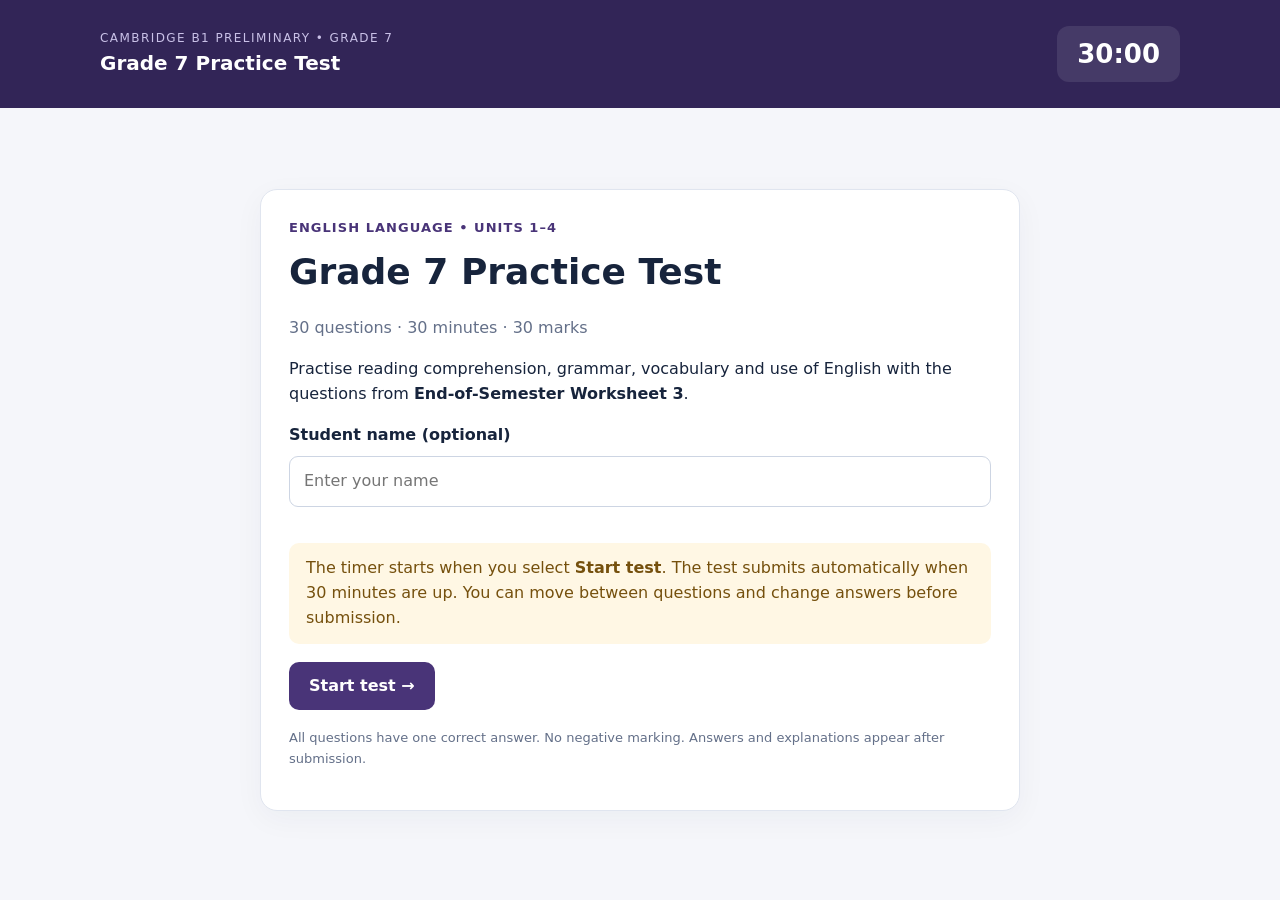
<file: public/assets/aistudio/Grade_7_Practice_Test_6041d8e3.html>
<!doctype html><html lang="en"><head><meta charset="utf-8"><meta name="viewport" content="width=device-width,initial-scale=1"><title>Grade 7 Practice Test</title><style>
:root{--ink:#17243c;--purple:#493478;--muted:#647089;--line:#e0e5ef;--bg:#f5f6fa;--green:#11765b;--red:#ba3850}*{box-sizing:border-box}body{margin:0;background:var(--bg);font:16px/1.55 system-ui,-apple-system,Segoe UI,sans-serif;color:var(--ink)}button,input{font:inherit}button{cursor:pointer}.wrap{max-width:1120px;margin:auto;padding:26px 20px}.top{background:#322557;color:white}.top .wrap{display:flex;align-items:center;justify-content:space-between;gap:16px}.brand{font-weight:800;font-size:20px}.tag{font-size:12px;letter-spacing:.12em;text-transform:uppercase;color:#c9c1e7}.clock{font-size:26px;font-weight:800;font-variant-numeric:tabular-nums;background:#ffffff18;padding:8px 20px;border-radius:12px}.clock.low{background:#a72844}.card{background:white;border:1px solid var(--line);border-radius:17px;padding:28px;box-shadow:0 8px 30px #1625440b}.hero{max-width:760px;margin:55px auto}.hero h1{font-size:36px;margin:6px 0}.muted{color:var(--muted)}.grid{display:grid;grid-template-columns:270px minmax(0,1fr);gap:20px;margin-top:22px}.sidebar{align-self:start;position:sticky;top:20px}.sectionlabel{color:var(--purple);font-size:13px;font-weight:800;letter-spacing:.08em;text-transform:uppercase}.question{font-size:23px;font-weight:750;line-height:1.4;margin:10px 0 20px}.passage{background:#f8f6fc;border:1px solid #ddd6ef;border-left:4px solid var(--purple);border-radius:9px;padding:20px;white-space:pre-wrap;line-height:1.7;margin:16px 0 24px;max-height:360px;overflow:auto}.options{display:grid;gap:11px}.option{width:100%;border:1.5px solid #dce1eb;background:white;padding:14px 17px;border-radius:11px;text-align:left;display:flex;gap:14px;align-items:flex-start;line-height:1.45}.option:hover{border-color:#9e91c6;background:#faf9fe}.option.selected{border-color:var(--purple);background:#f1edfa;box-shadow:inset 0 0 0 1px var(--purple)}.letter{font-weight:800;color:var(--purple);min-width:22px}.nav{display:flex;justify-content:space-between;gap:12px;margin-top:27px;flex-wrap:wrap}.btn{border:0;background:var(--purple);color:white;border-radius:10px;padding:12px 20px;font-weight:700}.btn.secondary{background:#f0eef8;color:var(--purple)}.btn:disabled{opacity:.4;cursor:default}.numbers{display:grid;grid-template-columns:repeat(5,1fr);gap:8px;margin:15px 0 23px}.num{border:1px solid #d9dfea;background:white;border-radius:8px;height:40px;font-weight:700;color:#596278}.num.done{background:#e6f5ee;color:#126b52;border-color:#b9dfce}.num.active{outline:2px solid var(--purple);outline-offset:1px}.progress{height:9px;border-radius:20px;background:#e9ebf1;overflow:hidden;margin:10px 0 15px}.progress>div{height:100%;background:var(--green);width:0;transition:width .2s}.meta{display:flex;justify-content:space-between;gap:8px;font-size:14px;color:var(--muted)}.hide{display:none!important}.result{text-align:center;max-width:780px;margin:45px auto}.score{font-size:64px;font-weight:850;color:var(--purple)}.reviewrow{text-align:left;padding:17px 0;border-top:1px solid var(--line)}.good{color:var(--green)}.bad{color:var(--red)}input[type=text]{width:100%;border:1px solid #cdd5e3;padding:12px 14px;border-radius:9px;margin:9px 0 18px}.notice{padding:13px 17px;background:#fff7e4;border-radius:10px;color:#75500d;margin:18px 0}.small{font-size:13px}.bottomnote{margin-top:18px;color:var(--muted);font-size:13px}@media(max-width:780px){.grid{grid-template-columns:1fr}.sidebar{position:static}.numbers{grid-template-columns:repeat(10,1fr)}.card{padding:20px}.hero h1{font-size:28px}.question{font-size:20px}.clock{font-size:21px}}@media print{.top,.sidebar,.nav,.btn{display:none!important}.grid{display:block}.passage{max-height:none}.card{box-shadow:none}}
 .explanation{margin-top:10px;padding:12px 14px;background:#f1f5fb;border-left:4px solid #493478;border-radius:8px;line-height:1.55}</style></head><body><header class="top"><div class="wrap"><div><div class="tag">Cambridge B1 Preliminary • Grade 7</div><div class="brand">Grade 7 Practice Test</div></div><div class="clock" id="clock">30:00</div></div></header>
<main class="wrap"><section id="intro" class="card hero"><div class="sectionlabel">English Language • Units 1–4</div><h1>Grade 7 Practice Test</h1><p class="muted">30 questions · 30 minutes · 30 marks</p><p>Practise reading comprehension, grammar, vocabulary and use of English with the questions from <strong>End-of-Semester Worksheet 3</strong>.</p><label for="student"><strong>Student name (optional)</strong></label><input id="student" type="text" placeholder="Enter your name"><div class="notice">The timer starts when you select <strong>Start test</strong>. The test submits automatically when 30 minutes are up. You can move between questions and change answers before submission.</div><button class="btn" id="start">Start test →</button><p class="bottomnote">All questions have one correct answer. No negative marking. Answers and explanations appear after submission.</p></section>
<div id="exam" class="grid hide"><aside class="card sidebar"><div class="sectionlabel">Question navigator</div><div class="meta"><span id="answered">0 of 30 answered</span><span id="percent">0%</span></div><div class="progress"><div id="bar"></div></div><div class="numbers" id="numbers"></div><button class="btn" style="width:100%" id="submitSide">Submit test</button><p class="bottomnote">Green = answered. Purple outline = current question.</p></aside><section class="card"><div class="meta"><span id="section"></span><span id="qcount"></span></div><div id="context" class="passage hide"></div><div class="question" id="stem"></div><div class="options" id="options"></div><div class="nav"><button class="btn secondary" id="prev">← Previous</button><button class="btn secondary" id="next">Next →</button><button class="btn" id="submitMain">Submit test</button></div></section></div>
<section id="result" class="card result hide"><div class="sectionlabel">Practice test results</div><h1 id="resultTitle">Test complete</h1><div class="score" id="score"></div><p id="summary"></p><div class="nav" style="justify-content:center"><button class="btn" id="retry">Retake test</button><button class="btn secondary" id="toggleReview">Show answer review</button></div><div id="review" class="hide"></div></section></main>
<script>const QUESTIONS=[{"stem": "Why has Ms Carter sent this email?", "options": ["To cancel tomorrow's drama rehearsal", "To inform students that tomorrow's practice will last an hour longer", "To ask parents to come and watch the final scene tomorrow", "To remind students to learn their lines before 4:30 pm"], "answer": 1, "context": "From: Ms Carter (Drama Department) | To: All Cast Members\nSubject: Change to Tomorrow's Rehearsal Schedule\n\nTo all cast members:\nRehearsal tomorrow will finish at 5:30 pm instead of 4:30 pm so we can practise the final scene. Please let your parents know if they are picking you up.\n— Ms Carter", "section": "Notices, warnings & messages", "explanation": "Finishing at 5:30 pm rather than 4:30 pm means rehearsal lasts one hour longer."}, {"stem": "What does this warning advise campers to do?", "options": ["Pack up their tents and leave the campsite before nightfall", "Fasten their tents safely and refrain from making fires near trees", "Move their tents closer to the forest for shelter from the wind", "Wait until tomorrow morning before checking their tent ropes"], "answer": 1, "context": "⚠ PINE RIDGE CAMPSITE — WEATHER WARNING\n\nStrong winds forecast tonight. Campers had better secure all tent ropes immediately and avoid lighting campfires near dry trees.", "section": "Notices, warnings & messages", "explanation": "The warning says to secure tent ropes and avoid lighting campfires near dry trees."}, {"stem": "What is Liam asking Noah to do?", "options": ["Buy tickets online for the 7:15 film", "Choose between a later film screening and another activity", "Meet him at the bowling alley at 7:15 pm", "Apologise for arriving late at the cinema"], "answer": 1, "context": "📱 Liam | 18:55\n\nHey Noah, I'm outside the cinema now, but the 7:15 screening has already sold out! Shall we get tickets for the 8:30 show instead, or would you rather go bowling? Let me know ASAP!", "section": "Notices, warnings & messages", "explanation": "Liam asks Noah to choose between the 8:30 pm screening and bowling."}, {"stem": "Under what condition can a customer get their money back?", "options": ["If they return the item within two months of purchase", "If the item has not been worn and still has its original labels", "Even if they have removed the tags and washed the clothes", "Only if they exchange the item for a more expensive product"], "answer": 1, "context": "URBAN THREADS — ONLINE RETURNS POLICY\n\nCustomers may return unworn items within 30 days for a full refund, provided the original brand tags remain attached.", "section": "Notices, warnings & messages", "explanation": "The refund applies to unworn items returned within 30 days with their original tags attached."}, {"stem": "What does this rule mean?", "options": ["Students can take off their goggles once an experiment starts.", "Wearing safety glasses is compulsory for anyone doing chemistry experiments.", "Students must buy their own protective goggles before class.", "Only the teacher needs to wear goggles during experiments."], "answer": 1, "context": "CHEMISTRY LABORATORY — MANDATORY SAFETY RULE\n\nProtective goggles must be worn at all times during chemistry experiments. Students without goggles will not be permitted to participate.", "section": "Notices, warnings & messages", "explanation": "“Must be worn at all times” means protective goggles are compulsory during experiments."}, {"stem": "Choose the best word for gap (6).", "options": ["was", "had been", "has been", "would be"], "answer": 1, "context": "Turning a Tough Situation into a Successful Brand\n\nThree years ago, nineteen-year-old Elena Rossi faced a serious dilemma. She (6) ________ saving money for two years to study graphic design at art college when her family's small bakery suffered flood damage during a winter storm. Without hesitation, Elena decided to (7) ________ her college plans on hold and use her savings to help rebuild the shop.\n\nWhile helping her parents, Elena realised that the bakery needed a fresh identity to attract younger customers. She designed a modern logo, created eco-friendly paper packaging, and (8) ________ an online campaign on local social media. Within six months, the bakery had (9) ________ a name for itself across the entire city for its creative sourdough breads! Looking back today, Elena says: 'At the time, I thought I (10) ________ my dream of going to art school. If that storm (11) ________ happened, I would never have discovered my passion for brand design. Sometimes, even when things go wrong, you (12) ________ give up—you just have to adapt and see what (13) ________ next!'", "section": "Multiple-choice cloze", "explanation": "“Had been saving” is the past perfect continuous: the saving continued for two years before the flood damage."}, {"stem": "Choose the best word for gap (7).", "options": ["put", "make", "give", "take"], "answer": 0, "context": "Turning a Tough Situation into a Successful Brand\n\nThree years ago, nineteen-year-old Elena Rossi faced a serious dilemma. She (6) ________ saving money for two years to study graphic design at art college when her family's small bakery suffered flood damage during a winter storm. Without hesitation, Elena decided to (7) ________ her college plans on hold and use her savings to help rebuild the shop.\n\nWhile helping her parents, Elena realised that the bakery needed a fresh identity to attract younger customers. She designed a modern logo, created eco-friendly paper packaging, and (8) ________ an online campaign on local social media. Within six months, the bakery had (9) ________ a name for itself across the entire city for its creative sourdough breads! Looking back today, Elena says: 'At the time, I thought I (10) ________ my dream of going to art school. If that storm (11) ________ happened, I would never have discovered my passion for brand design. Sometimes, even when things go wrong, you (12) ________ give up—you just have to adapt and see what (13) ________ next!'", "section": "Multiple-choice cloze", "explanation": "“Put plans on hold” means postpone or delay them."}, {"stem": "Choose the best word for gap (8).", "options": ["fled", "launched", "abandoned", "demolished"], "answer": 1, "context": "Turning a Tough Situation into a Successful Brand\n\nThree years ago, nineteen-year-old Elena Rossi faced a serious dilemma. She (6) ________ saving money for two years to study graphic design at art college when her family's small bakery suffered flood damage during a winter storm. Without hesitation, Elena decided to (7) ________ her college plans on hold and use her savings to help rebuild the shop.\n\nWhile helping her parents, Elena realised that the bakery needed a fresh identity to attract younger customers. She designed a modern logo, created eco-friendly paper packaging, and (8) ________ an online campaign on local social media. Within six months, the bakery had (9) ________ a name for itself across the entire city for its creative sourdough breads! Looking back today, Elena says: 'At the time, I thought I (10) ________ my dream of going to art school. If that storm (11) ________ happened, I would never have discovered my passion for brand design. Sometimes, even when things go wrong, you (12) ________ give up—you just have to adapt and see what (13) ________ next!'", "section": "Multiple-choice cloze", "explanation": "“Launch an online campaign” is the appropriate collocation."}, {"stem": "Choose the best word for gap (9).", "options": ["done", "given", "made", "kept"], "answer": 2, "context": "Turning a Tough Situation into a Successful Brand\n\nThree years ago, nineteen-year-old Elena Rossi faced a serious dilemma. She (6) ________ saving money for two years to study graphic design at art college when her family's small bakery suffered flood damage during a winter storm. Without hesitation, Elena decided to (7) ________ her college plans on hold and use her savings to help rebuild the shop.\n\nWhile helping her parents, Elena realised that the bakery needed a fresh identity to attract younger customers. She designed a modern logo, created eco-friendly paper packaging, and (8) ________ an online campaign on local social media. Within six months, the bakery had (9) ________ a name for itself across the entire city for its creative sourdough breads! Looking back today, Elena says: 'At the time, I thought I (10) ________ my dream of going to art school. If that storm (11) ________ happened, I would never have discovered my passion for brand design. Sometimes, even when things go wrong, you (12) ________ give up—you just have to adapt and see what (13) ________ next!'", "section": "Multiple-choice cloze", "explanation": "“Make a name for itself” means become well-known or respected."}, {"stem": "Choose the best word for gap (10).", "options": ["lose", "had lost", "was losing", "will lose"], "answer": 1, "context": "Turning a Tough Situation into a Successful Brand\n\nThree years ago, nineteen-year-old Elena Rossi faced a serious dilemma. She (6) ________ saving money for two years to study graphic design at art college when her family's small bakery suffered flood damage during a winter storm. Without hesitation, Elena decided to (7) ________ her college plans on hold and use her savings to help rebuild the shop.\n\nWhile helping her parents, Elena realised that the bakery needed a fresh identity to attract younger customers. She designed a modern logo, created eco-friendly paper packaging, and (8) ________ an online campaign on local social media. Within six months, the bakery had (9) ________ a name for itself across the entire city for its creative sourdough breads! Looking back today, Elena says: 'At the time, I thought I (10) ________ my dream of going to art school. If that storm (11) ________ happened, I would never have discovered my passion for brand design. Sometimes, even when things go wrong, you (12) ________ give up—you just have to adapt and see what (13) ________ next!'", "section": "Multiple-choice cloze", "explanation": "“Had lost” is the past perfect, expressing a loss Elena believed had already happened at that past point."}, {"stem": "Choose the best word for gap (11).", "options": ["didn't", "hasn't", "hadn't", "wouldn't"], "answer": 2, "context": "Turning a Tough Situation into a Successful Brand\n\nThree years ago, nineteen-year-old Elena Rossi faced a serious dilemma. She (6) ________ saving money for two years to study graphic design at art college when her family's small bakery suffered flood damage during a winter storm. Without hesitation, Elena decided to (7) ________ her college plans on hold and use her savings to help rebuild the shop.\n\nWhile helping her parents, Elena realised that the bakery needed a fresh identity to attract younger customers. She designed a modern logo, created eco-friendly paper packaging, and (8) ________ an online campaign on local social media. Within six months, the bakery had (9) ________ a name for itself across the entire city for its creative sourdough breads! Looking back today, Elena says: 'At the time, I thought I (10) ________ my dream of going to art school. If that storm (11) ________ happened, I would never have discovered my passion for brand design. Sometimes, even when things go wrong, you (12) ________ give up—you just have to adapt and see what (13) ________ next!'", "section": "Multiple-choice cloze", "explanation": "The unreal past condition takes “hadn’t happened” with “would never have discovered” in the result clause."}, {"stem": "Choose the best word for gap (12).", "options": ["mustn't", "don't have to", "ought", "wouldn't"], "answer": 0, "context": "Turning a Tough Situation into a Successful Brand\n\nThree years ago, nineteen-year-old Elena Rossi faced a serious dilemma. She (6) ________ saving money for two years to study graphic design at art college when her family's small bakery suffered flood damage during a winter storm. Without hesitation, Elena decided to (7) ________ her college plans on hold and use her savings to help rebuild the shop.\n\nWhile helping her parents, Elena realised that the bakery needed a fresh identity to attract younger customers. She designed a modern logo, created eco-friendly paper packaging, and (8) ________ an online campaign on local social media. Within six months, the bakery had (9) ________ a name for itself across the entire city for its creative sourdough breads! Looking back today, Elena says: 'At the time, I thought I (10) ________ my dream of going to art school. If that storm (11) ________ happened, I would never have discovered my passion for brand design. Sometimes, even when things go wrong, you (12) ________ give up—you just have to adapt and see what (13) ________ next!'", "section": "Multiple-choice cloze", "explanation": "“You mustn’t give up” expresses strong advice against quitting."}, {"stem": "Choose the best word for gap (13).", "options": ["will happen", "happens", "happened", "had happened"], "answer": 1, "context": "Turning a Tough Situation into a Successful Brand\n\nThree years ago, nineteen-year-old Elena Rossi faced a serious dilemma. She (6) ________ saving money for two years to study graphic design at art college when her family's small bakery suffered flood damage during a winter storm. Without hesitation, Elena decided to (7) ________ her college plans on hold and use her savings to help rebuild the shop.\n\nWhile helping her parents, Elena realised that the bakery needed a fresh identity to attract younger customers. She designed a modern logo, created eco-friendly paper packaging, and (8) ________ an online campaign on local social media. Within six months, the bakery had (9) ________ a name for itself across the entire city for its creative sourdough breads! Looking back today, Elena says: 'At the time, I thought I (10) ________ my dream of going to art school. If that storm (11) ________ happened, I would never have discovered my passion for brand design. Sometimes, even when things go wrong, you (12) ________ give up—you just have to adapt and see what (13) ________ next!'", "section": "Multiple-choice cloze", "explanation": "After “see what”, the present simple “happens” expresses a general observation."}, {"stem": "First, the passengers fastened their seatbelts; then the plane took off. Which sentence expresses this sequence accurately?", "options": ["By the time the plane took off, the passengers had fastened their seatbelts.", "When the plane had taken off, the passengers fastened their seatbelts.", "While the plane took off, the passengers were fastening their seatbelts.", "The passengers fastened their seatbelts after the plane had taken off."], "answer": 0, "context": "", "section": "Sentence transformation & use of English", "explanation": "“By the time the plane took off, the passengers had fastened their seatbelts” puts fastening before takeoff."}, {"stem": "It is strictly against the rules for students to bring mobile phones into the exam hall. Which sentence has the SAME meaning?", "options": ["Students don't have to bring mobile phones into the exam hall.", "Students mustn't bring mobile phones into the exam hall.", "Students needn't bring mobile phones into the exam hall.", "Students ought to bring mobile phones into the exam hall."], "answer": 1, "context": "", "section": "Sentence transformation & use of English", "explanation": "“Mustn’t” expresses prohibition: bringing phones into the exam hall is against the rules."}, {"stem": "I don't know how to speak Mandarin, so I can't translate this sign for you. Which sentence has the SAME meaning?", "options": ["If I knew how to speak Mandarin, I could translate this sign for you.", "If I know how to speak Mandarin, I will translate this sign for you.", "If I had known how to speak Mandarin, I would translate this sign.", "I wish I can speak Mandarin to translate this sign for you."], "answer": 0, "context": "", "section": "Sentence transformation & use of English", "explanation": "The second conditional uses “if + past simple” (“knew”) and “could + base verb” for an unreal present situation."}, {"stem": "I regret spending all my birthday money on video games last week. Which sentence has the SAME meaning?", "options": ["I wish I didn't spend all my birthday money on video games last week.", "If only I hadn't spent all my birthday money on video games last week.", "I wish I wouldn't spend all my birthday money on video games.", "If only I haven't spent all my birthday money on video games last week."], "answer": 1, "context": "", "section": "Sentence transformation & use of English", "explanation": "“If only I hadn’t spent…” uses past perfect to express regret about a completed past action."}, {"stem": "Maya has decided to ________ running in the mornings so she can train for the autumn 5K charity race.", "options": ["give up", "take up", "end up", "make up"], "answer": 1, "context": "", "section": "Sentence transformation & use of English", "explanation": "“Take up” means begin a sport, hobby or other regular activity."}, {"stem": "When the ancient bridge collapsed during the flood, the town council had to ________ the remaining unsafe stone walls.", "options": ["flee", "demolish", "overhear", "whisper"], "answer": 1, "context": "", "section": "Sentence transformation & use of English", "explanation": "“Demolish” means deliberately knock down or destroy a structure."}, {"stem": "Despite facing several difficult moral ________ during his career, the journalist always refused to publish unverified rumours.", "options": ["dilemmas", "advertisements", "resolutions", "generations"], "answer": 0, "context": "", "section": "Sentence transformation & use of English", "explanation": "“Moral dilemmas” are difficult choices involving questions of right and wrong."}, {"stem": "Don't forget to send me a message as soon as your train ________ at Central Station tonight.", "options": ["will arrive", "arrives", "arrived", "is going to arrive"], "answer": 1, "context": "", "section": "Sentence transformation & use of English", "explanation": "Future time clauses after “as soon as” normally use the present simple (“arrives”), not “will”."}, {"stem": "Friend: 'I'm really sorry I spilled orange juice on your new revision guide!'\nYou: '________. It's only on the cover—I can wipe it right off.'", "options": ["Forget about it", "How dare you", "You'll pay for this", "That's unacceptable"], "answer": 0, "context": "", "section": "Sentence transformation & use of English", "explanation": "“Forget about it” is a natural, reassuring response to an apology for a minor accident."}, {"stem": "A: 'Do you fancy coming to the skatepark with us after lunch?'\nB: 'Actually, I'm not really ________ skating today—I twisted my ankle yesterday.'", "options": ["up for", "up to", "out of", "into with"], "answer": 0, "context": "", "section": "Sentence transformation & use of English", "explanation": "“Not up for skating” means not feeling willing or able to take part."}, {"stem": "What contrast does the writer make in Paragraph 1?", "options": ["Older brands were more expensive than modern brands.", "Modern companies use technology to invent names, whereas many classic brands were named informally.", "Computer algorithms always create better brand names than humans.", "Only sports companies used family nicknames in the past."], "answer": 1, "context": "What's in a Name? Surprising Stories Behind Everyday Brands\n\nHave you ever stopped to think about where the names of your favourite trainers, apps, or snacks actually came from? While modern corporations often hire branding agencies to invent futuristic names using computer algorithms, many of the world's most iconic brands were named by accident, through family nicknames, or out of sheer necessity.\n\nTake the sports giant Nike, for example. When co-founder Phil Knight started selling running shoes in 1964, the company was originally called 'Blue Ribbon Sports'. By 1971, Knight wanted a shorter, punchier name for his new line of footwear. Just hours before the factory printing deadline, his very first employee, Jeff Johnson, woke up from a dream with a single word in his head: 'Nike'—the name of the winged Greek goddess of victory. Knight wasn't completely convinced at first, saying, 'I don't love it, but maybe it will grow on us.' Today, it is one of the most recognisable names on the planet.\n\nSimilarly, the world-famous toy brick company LEGO owes its name to a clever combination of words. In 1934, Danish carpenter Ole Kirk Christiansen wanted a name for his wooden toy workshop that reflected the joy of childhood play. He combined the first two letters of the Danish phrase 'leg godt', which translates to 'play well'. Years later, Christiansen discovered by coincidence that in Latin, the word 'lego' also means 'I put together'—an extraordinary stroke of luck for a company whose interlocking plastic bricks would later inspire millions of young builders worldwide.", "section": "Long article comprehension", "explanation": "The introduction contrasts modern algorithm-based naming with older brands named through accidents, nicknames or necessity."}, {"stem": "What was Nike's original company name in 1964?", "options": ["Winged Victory Shoes", "Blue Ribbon Sports", "Knight Running Gear", "Greek Goddess Athletics"], "answer": 1, "context": "What's in a Name? Surprising Stories Behind Everyday Brands\n\nHave you ever stopped to think about where the names of your favourite trainers, apps, or snacks actually came from? While modern corporations often hire branding agencies to invent futuristic names using computer algorithms, many of the world's most iconic brands were named by accident, through family nicknames, or out of sheer necessity.\n\nTake the sports giant Nike, for example. When co-founder Phil Knight started selling running shoes in 1964, the company was originally called 'Blue Ribbon Sports'. By 1971, Knight wanted a shorter, punchier name for his new line of footwear. Just hours before the factory printing deadline, his very first employee, Jeff Johnson, woke up from a dream with a single word in his head: 'Nike'—the name of the winged Greek goddess of victory. Knight wasn't completely convinced at first, saying, 'I don't love it, but maybe it will grow on us.' Today, it is one of the most recognisable names on the planet.\n\nSimilarly, the world-famous toy brick company LEGO owes its name to a clever combination of words. In 1934, Danish carpenter Ole Kirk Christiansen wanted a name for his wooden toy workshop that reflected the joy of childhood play. He combined the first two letters of the Danish phrase 'leg godt', which translates to 'play well'. Years later, Christiansen discovered by coincidence that in Latin, the word 'lego' also means 'I put together'—an extraordinary stroke of luck for a company whose interlocking plastic bricks would later inspire millions of young builders worldwide.", "section": "Long article comprehension", "explanation": "The article explicitly says the company was originally called “Blue Ribbon Sports”."}, {"stem": "How did Jeff Johnson come up with the name 'Nike'?", "options": ["He read it in a Greek history textbook at university.", "It came to him in a dream right before a deadline.", "He combined the initials of the company's founders.", "He asked customers at a running race to suggest names."], "answer": 1, "context": "What's in a Name? Surprising Stories Behind Everyday Brands\n\nHave you ever stopped to think about where the names of your favourite trainers, apps, or snacks actually came from? While modern corporations often hire branding agencies to invent futuristic names using computer algorithms, many of the world's most iconic brands were named by accident, through family nicknames, or out of sheer necessity.\n\nTake the sports giant Nike, for example. When co-founder Phil Knight started selling running shoes in 1964, the company was originally called 'Blue Ribbon Sports'. By 1971, Knight wanted a shorter, punchier name for his new line of footwear. Just hours before the factory printing deadline, his very first employee, Jeff Johnson, woke up from a dream with a single word in his head: 'Nike'—the name of the winged Greek goddess of victory. Knight wasn't completely convinced at first, saying, 'I don't love it, but maybe it will grow on us.' Today, it is one of the most recognisable names on the planet.\n\nSimilarly, the world-famous toy brick company LEGO owes its name to a clever combination of words. In 1934, Danish carpenter Ole Kirk Christiansen wanted a name for his wooden toy workshop that reflected the joy of childhood play. He combined the first two letters of the Danish phrase 'leg godt', which translates to 'play well'. Years later, Christiansen discovered by coincidence that in Latin, the word 'lego' also means 'I put together'—an extraordinary stroke of luck for a company whose interlocking plastic bricks would later inspire millions of young builders worldwide.", "section": "Long article comprehension", "explanation": "Jeff Johnson thought of “Nike” after a dream shortly before the printing deadline."}, {"stem": "How did Phil Knight initially react to the name 'Nike'?", "options": ["He immediately knew it would become world-famous.", "He refused to use it until Johnson changed the spelling.", "He felt uncertain about it, hoping he would like it more over time.", "He thought it was too long to fit on a shoebox."], "answer": 2, "context": "What's in a Name? Surprising Stories Behind Everyday Brands\n\nHave you ever stopped to think about where the names of your favourite trainers, apps, or snacks actually came from? While modern corporations often hire branding agencies to invent futuristic names using computer algorithms, many of the world's most iconic brands were named by accident, through family nicknames, or out of sheer necessity.\n\nTake the sports giant Nike, for example. When co-founder Phil Knight started selling running shoes in 1964, the company was originally called 'Blue Ribbon Sports'. By 1971, Knight wanted a shorter, punchier name for his new line of footwear. Just hours before the factory printing deadline, his very first employee, Jeff Johnson, woke up from a dream with a single word in his head: 'Nike'—the name of the winged Greek goddess of victory. Knight wasn't completely convinced at first, saying, 'I don't love it, but maybe it will grow on us.' Today, it is one of the most recognisable names on the planet.\n\nSimilarly, the world-famous toy brick company LEGO owes its name to a clever combination of words. In 1934, Danish carpenter Ole Kirk Christiansen wanted a name for his wooden toy workshop that reflected the joy of childhood play. He combined the first two letters of the Danish phrase 'leg godt', which translates to 'play well'. Years later, Christiansen discovered by coincidence that in Latin, the word 'lego' also means 'I put together'—an extraordinary stroke of luck for a company whose interlocking plastic bricks would later inspire millions of young builders worldwide.", "section": "Long article comprehension", "explanation": "Knight’s words “I don’t love it, but maybe it will grow on us” show initial uncertainty."}, {"stem": "Where does the name 'LEGO' originally come from?", "options": ["A Latin phrase found in an old dictionary", "Two Danish words meaning 'play well'", "The name of Ole Kirk Christiansen's hometown", "A French word for wooden building blocks"], "answer": 1, "context": "What's in a Name? Surprising Stories Behind Everyday Brands\n\nHave you ever stopped to think about where the names of your favourite trainers, apps, or snacks actually came from? While modern corporations often hire branding agencies to invent futuristic names using computer algorithms, many of the world's most iconic brands were named by accident, through family nicknames, or out of sheer necessity.\n\nTake the sports giant Nike, for example. When co-founder Phil Knight started selling running shoes in 1964, the company was originally called 'Blue Ribbon Sports'. By 1971, Knight wanted a shorter, punchier name for his new line of footwear. Just hours before the factory printing deadline, his very first employee, Jeff Johnson, woke up from a dream with a single word in his head: 'Nike'—the name of the winged Greek goddess of victory. Knight wasn't completely convinced at first, saying, 'I don't love it, but maybe it will grow on us.' Today, it is one of the most recognisable names on the planet.\n\nSimilarly, the world-famous toy brick company LEGO owes its name to a clever combination of words. In 1934, Danish carpenter Ole Kirk Christiansen wanted a name for his wooden toy workshop that reflected the joy of childhood play. He combined the first two letters of the Danish phrase 'leg godt', which translates to 'play well'. Years later, Christiansen discovered by coincidence that in Latin, the word 'lego' also means 'I put together'—an extraordinary stroke of luck for a company whose interlocking plastic bricks would later inspire millions of young builders worldwide.", "section": "Long article comprehension", "explanation": "LEGO comes from the Danish words “leg godt”, meaning “play well”."}, {"stem": "Why does the writer describe the Latin meaning of 'lego' as 'an extraordinary stroke of luck'?", "options": ["Because Christiansen was a Latin teacher before making toys", "Because 'I put together' perfectly matches how LEGO bricks are used", "Because Latin was the official language of Denmark in 1934", "Because it allowed the company to register its name for free"], "answer": 1, "context": "What's in a Name? Surprising Stories Behind Everyday Brands\n\nHave you ever stopped to think about where the names of your favourite trainers, apps, or snacks actually came from? While modern corporations often hire branding agencies to invent futuristic names using computer algorithms, many of the world's most iconic brands were named by accident, through family nicknames, or out of sheer necessity.\n\nTake the sports giant Nike, for example. When co-founder Phil Knight started selling running shoes in 1964, the company was originally called 'Blue Ribbon Sports'. By 1971, Knight wanted a shorter, punchier name for his new line of footwear. Just hours before the factory printing deadline, his very first employee, Jeff Johnson, woke up from a dream with a single word in his head: 'Nike'—the name of the winged Greek goddess of victory. Knight wasn't completely convinced at first, saying, 'I don't love it, but maybe it will grow on us.' Today, it is one of the most recognisable names on the planet.\n\nSimilarly, the world-famous toy brick company LEGO owes its name to a clever combination of words. In 1934, Danish carpenter Ole Kirk Christiansen wanted a name for his wooden toy workshop that reflected the joy of childhood play. He combined the first two letters of the Danish phrase 'leg godt', which translates to 'play well'. Years later, Christiansen discovered by coincidence that in Latin, the word 'lego' also means 'I put together'—an extraordinary stroke of luck for a company whose interlocking plastic bricks would later inspire millions of young builders worldwide.", "section": "Long article comprehension", "explanation": "The coincidental Latin meaning “I put together” fits the way interlocking LEGO bricks work."}, {"stem": "What is the main message of this article?", "options": ["Companies should spend more money on branding agencies.", "Memorable brand names often have unexpected and meaningful origins.", "Wooden toys are better for children than plastic bricks.", "Most famous companies changed their names in the 1970s."], "answer": 1, "context": "What's in a Name? Surprising Stories Behind Everyday Brands\n\nHave you ever stopped to think about where the names of your favourite trainers, apps, or snacks actually came from? While modern corporations often hire branding agencies to invent futuristic names using computer algorithms, many of the world's most iconic brands were named by accident, through family nicknames, or out of sheer necessity.\n\nTake the sports giant Nike, for example. When co-founder Phil Knight started selling running shoes in 1964, the company was originally called 'Blue Ribbon Sports'. By 1971, Knight wanted a shorter, punchier name for his new line of footwear. Just hours before the factory printing deadline, his very first employee, Jeff Johnson, woke up from a dream with a single word in his head: 'Nike'—the name of the winged Greek goddess of victory. Knight wasn't completely convinced at first, saying, 'I don't love it, but maybe it will grow on us.' Today, it is one of the most recognisable names on the planet.\n\nSimilarly, the world-famous toy brick company LEGO owes its name to a clever combination of words. In 1934, Danish carpenter Ole Kirk Christiansen wanted a name for his wooden toy workshop that reflected the joy of childhood play. He combined the first two letters of the Danish phrase 'leg godt', which translates to 'play well'. Years later, Christiansen discovered by coincidence that in Latin, the word 'lego' also means 'I put together'—an extraordinary stroke of luck for a company whose interlocking plastic bricks would later inspire millions of young builders worldwide.", "section": "Long article comprehension", "explanation": "Both examples show that memorable brand names can have unexpected but meaningful origins."}];const LETTERS=['A','B','C','D'];let answers=Array(30).fill(null),index=0,deadline=0,ticker=null,finished=false;const $=id=>document.getElementById(id);const escapeHTML=s=>String(s).replace(/[&<>"']/g,c=>({'&':'&amp;','<':'&lt;','>':'&gt;','"':'&quot;',"'":'&#39;'}[c]));function remaining(){return Math.max(0,Math.ceil((deadline-Date.now())/1000))}function tick(){if(finished)return;const t=remaining();$('clock').textContent=String(Math.floor(t/60)).padStart(2,'0')+':'+String(t%60).padStart(2,'0');$('clock').classList.toggle('low',t<=300);if(t<=0)finish(true)}function start(){answers=Array(30).fill(null);index=0;finished=false;deadline=Date.now()+30*60*1000;$('intro').classList.add('hide');$('result').classList.add('hide');$('exam').classList.remove('hide');$('clock').classList.remove('low');clearInterval(ticker);ticker=setInterval(tick,250);tick();render()}function render(){const q=QUESTIONS[index];$('section').textContent=q.section;$('qcount').textContent=`Question ${index+1} of 30`;$('stem').textContent=q.stem;$('context').textContent=q.context||'';$('context').classList.toggle('hide',!q.context);$('options').innerHTML='';q.options.forEach((o,i)=>{const b=document.createElement('button');b.className='option'+(answers[index]===i?' selected':'');b.innerHTML=`<span class="letter">${LETTERS[i]}</span><span>${escapeHTML(o)}</span>`;b.onclick=()=>{answers[index]=i;render()};$('options').appendChild(b)});$('prev').disabled=index===0;$('next').disabled=index===29;$('numbers').innerHTML='';answers.forEach((a,i)=>{const b=document.createElement('button');b.textContent=i+1;b.className='num'+(a!==null?' done':'')+(i===index?' active':'');b.onclick=()=>{index=i;render()};$('numbers').appendChild(b)});const count=answers.filter(a=>a!==null).length;$('answered').textContent=`${count} of 30 answered`;$('percent').textContent=Math.round(count/30*100)+'%';$('bar').style.width=count/30*100+'%'}function askSubmit(){const blank=answers.filter(a=>a===null).length;const msg=blank?`You have ${blank} unanswered question${blank===1?'':'s'}. Submit anyway?`:'Submit your answers now?';if(confirm(msg))finish(false)}function finish(auto){if(finished)return;finished=true;clearInterval(ticker);$('exam').classList.add('hide');$('result').classList.remove('hide');const score=QUESTIONS.reduce((n,q,i)=>n+(answers[i]===q.answer?1:0),0);$('score').textContent=`${score} / 30`;$('resultTitle').textContent=auto?'Time is up!':'Test submitted';$('summary').textContent=`${$('student').value.trim()||'Student'} · ${Math.round(score/30*100)}% · ${answers.filter(a=>a!==null).length} questions answered`;const box=$('review');box.classList.add('hide');$('toggleReview').textContent='Show answer review';box.innerHTML=QUESTIONS.map((q,i)=>{const chosen=answers[i];const correct=chosen===q.answer;return `<div class="reviewrow"><strong>Question ${i+1} <span class="${correct?'good':'bad'}">${correct?'✓ Correct':'✕ Incorrect'}</span></strong><div>${escapeHTML(q.stem)}</div><div class="small">Your answer: ${chosen===null?'Not answered':LETTERS[chosen]+'. '+escapeHTML(q.options[chosen])}</div><div class="small good">Correct answer: ${LETTERS[q.answer]}. ${escapeHTML(q.options[q.answer])}</div><div class="explanation"><strong>Explanation:</strong> ${escapeHTML(q.explanation)}</div></div>`}).join('');window.scrollTo({top:0,behavior:'smooth'})}function toggleReview(){const hidden=$('review').classList.toggle('hide');$('toggleReview').textContent=hidden?'Show answer review':'Hide answer review'}$('start').onclick=start;$('prev').onclick=()=>{index--;render()};$('next').onclick=()=>{index++;render()};$('submitSide').onclick=askSubmit;$('submitMain').onclick=askSubmit;$('retry').onclick=start;$('toggleReview').onclick=toggleReview;window.addEventListener('beforeunload',e=>{if(!finished&&deadline){e.preventDefault();e.returnValue=''}});</script></body></html>
</file>
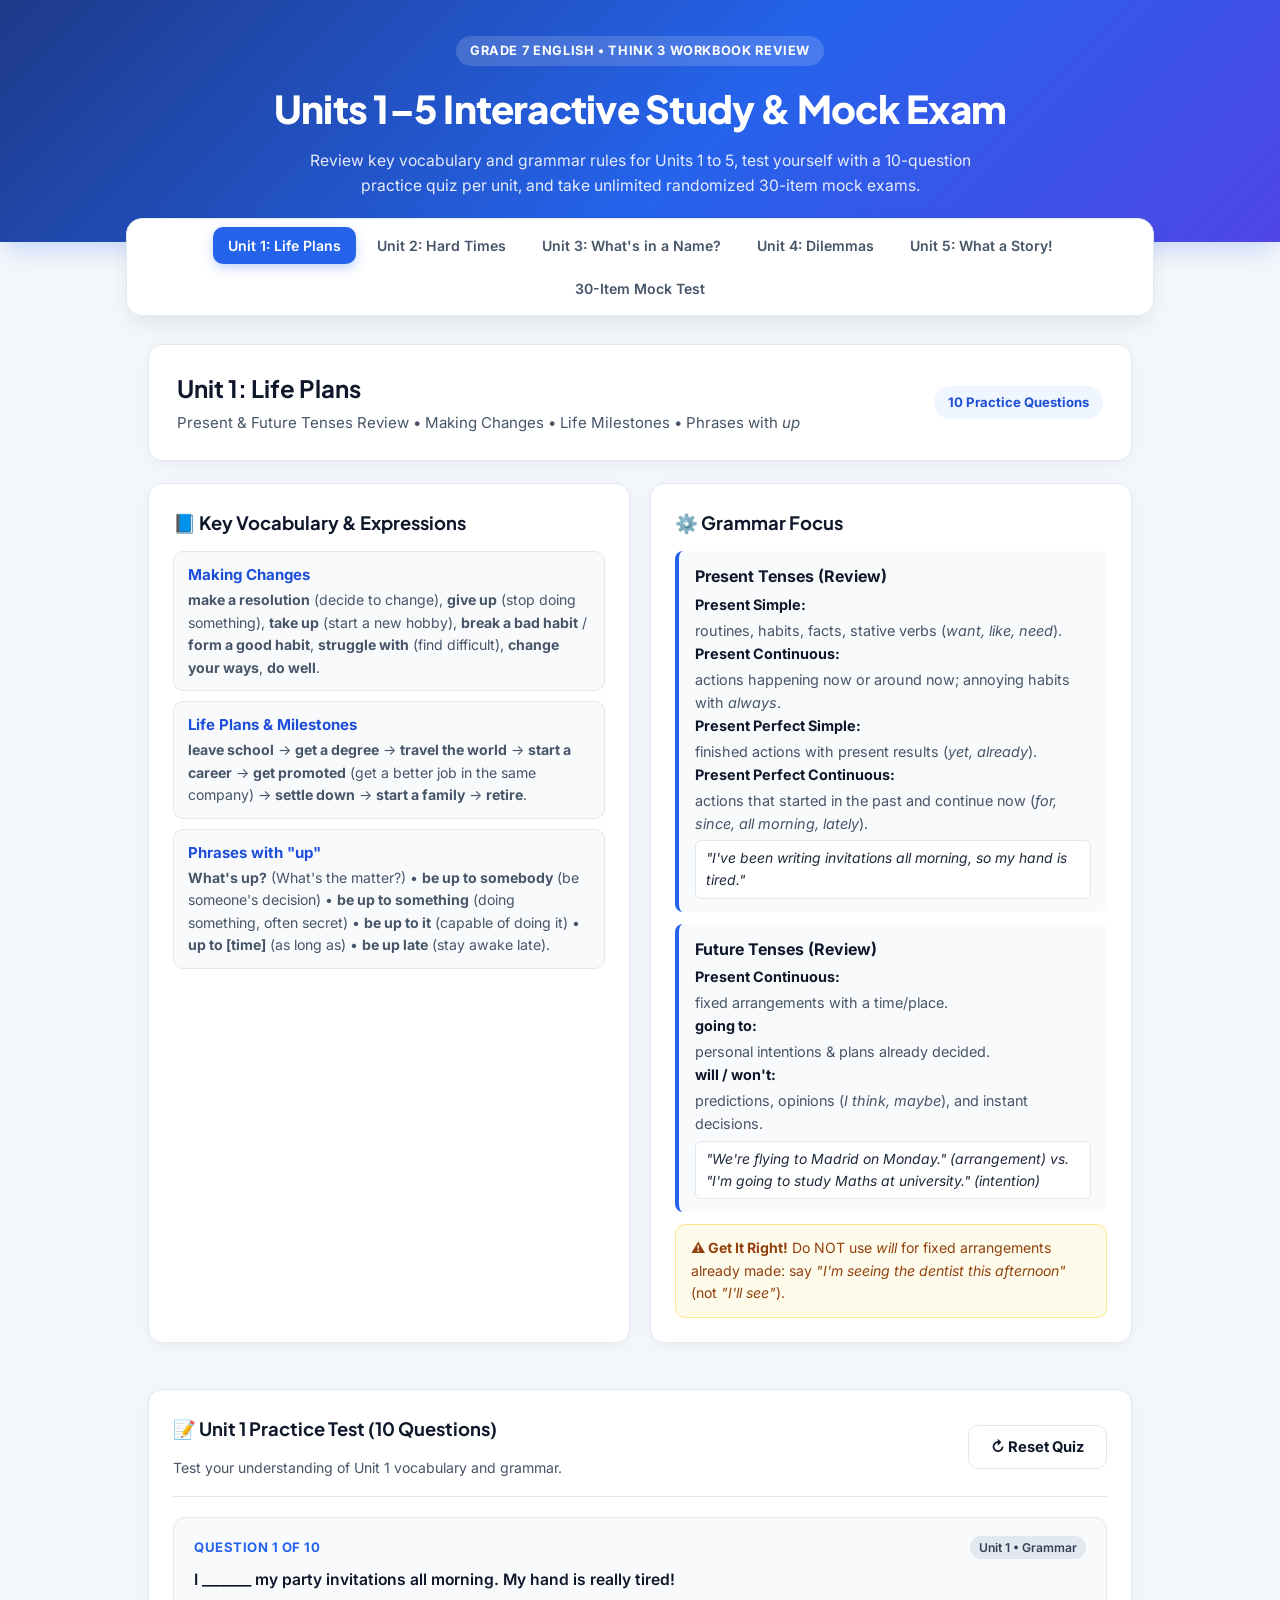
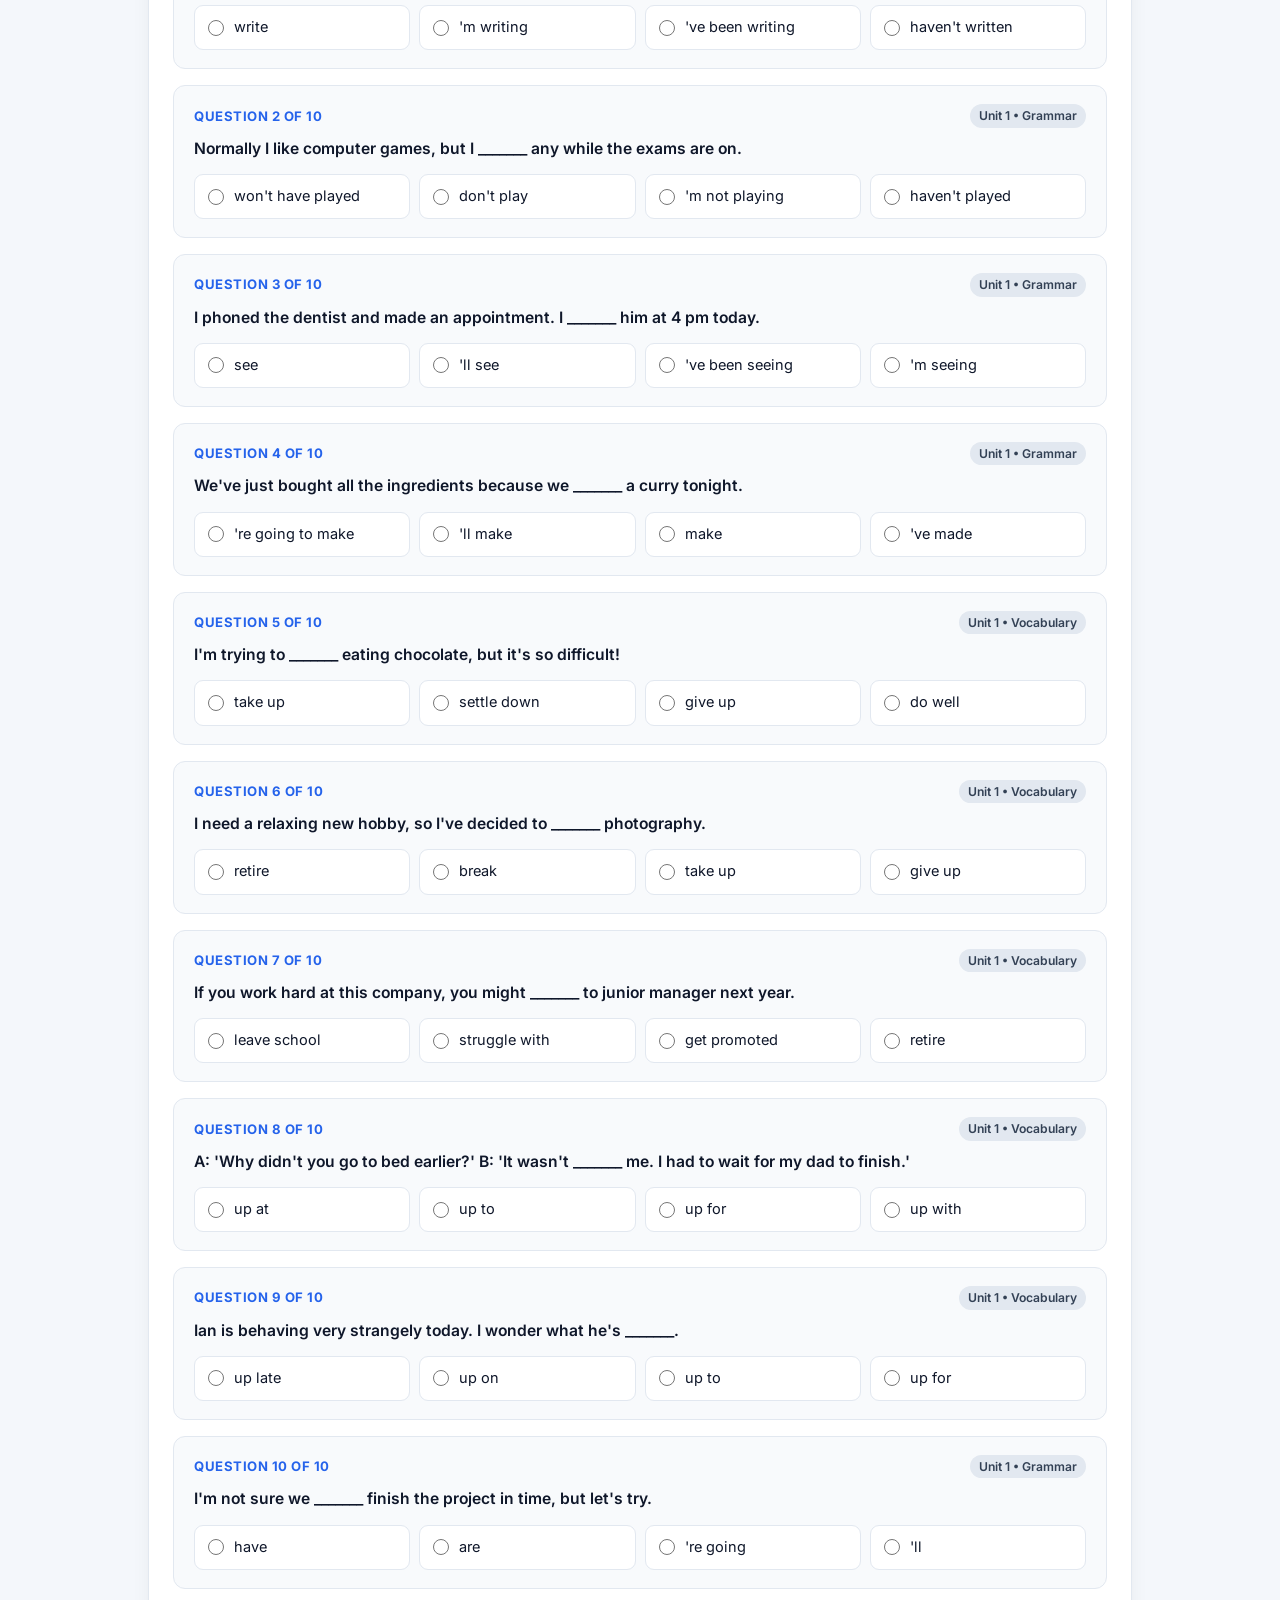
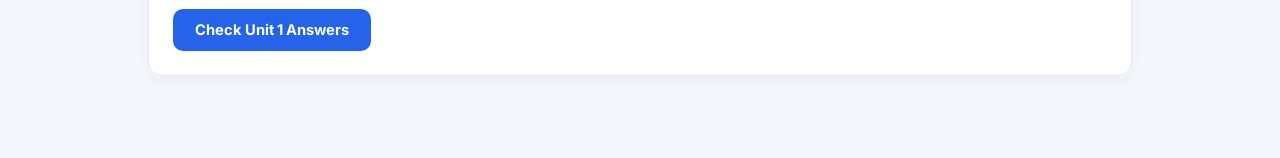
<file: public/assets/aistudio/Grade_7_Unit_1-5_Review_2ecf1950.html>
<!DOCTYPE html>
<html lang="en">
<head>
<meta charset="UTF-8" />
<meta name="viewport" content="width=device-width, initial-scale=1.0" />
<title>Grade 7 English Review & Mock Exam | Units 1–5 (Think 3)</title>
<link rel="preconnect" href="https://fonts.googleapis.com">
<link rel="preconnect" href="https://fonts.gstatic.com" crossorigin>
<link href="https://fonts.googleapis.com/css2?family=Inter:wght@400;500;600;700;800&family=Plus+Jakarta+Sans:wght@700;800&display=swap" rel="stylesheet">
<style>
  :root {
    --bg: #f4f7fb;
    --surface: #ffffff;
    --surface-2: #f8fafc;
    --primary: #2563eb;
    --primary-dark: #1d4ed8;
    --primary-light: #eff6ff;
    --accent: #7c3aed;
    --accent-light: #f5f3ff;
    --success: #059669;
    --success-bg: #ecfdf5;
    --danger: #dc2626;
    --danger-bg: #fef2f2;
    --warning: #d97706;
    --warning-bg: #fffbeb;
    --text: #0f172a;
    --text-muted: #475569;
    --border: #e2e8f0;
    --shadow: 0 4px 20px -2px rgba(15, 23, 42, 0.06);
    --radius: 14px;
  }

  * {
    box-sizing: border-box;
    margin: 0;
    padding: 0;
  }

  body {
    font-family: 'Inter', -apple-system, BlinkMacSystemFont, sans-serif;
    background-color: var(--bg);
    color: var(--text);
    line-height: 1.6;
    padding-bottom: 60px;
  }

  /* Header */
  header {
    background: linear-gradient(135deg, #1e3a8a 0%, #2563eb 55%, #4f46e5 100%);
    color: #fff;
    padding: 36px 20px 44px;
    text-align: center;
    box-shadow: 0 10px 25px -5px rgba(37, 99, 235, 0.25);
  }

  header .badge {
    display: inline-block;
    background: rgba(255, 255, 255, 0.16);
    backdrop-filter: blur(6px);
    padding: 5px 14px;
    border-radius: 999px;
    font-size: 0.8rem;
    font-weight: 700;
    letter-spacing: 0.05em;
    text-transform: uppercase;
    margin-bottom: 12px;
  }

  header h1 {
    font-family: 'Plus Jakarta Sans', sans-serif;
    font-size: clamp(1.65rem, 3.5vw, 2.4rem);
    font-weight: 800;
    letter-spacing: -0.02em;
    margin-bottom: 8px;
  }

  header p {
    max-width: 680px;
    margin: 0 auto;
    color: rgba(255, 255, 255, 0.88);
    font-size: 0.98rem;
  }

  /* Navigation Bar */
  .nav-wrapper {
    max-width: 1060px;
    margin: -24px auto 28px;
    padding: 0 16px;
    position: sticky;
    top: 10px;
    z-index: 50;
  }

  .nav-tabs {
    background: var(--surface);
    border: 1px solid var(--border);
    border-radius: 16px;
    padding: 8px;
    display: flex;
    flex-wrap: wrap;
    gap: 6px;
    justify-content: center;
    box-shadow: 0 10px 25px -5px rgba(15, 23, 42, 0.1);
  }

  .tab-btn {
    border: none;
    background: transparent;
    color: var(--text-muted);
    font-family: inherit;
    font-weight: 600;
    font-size: 0.88rem;
    padding: 10px 15px;
    border-radius: 10px;
    cursor: pointer;
    transition: all 0.2s ease;
    display: flex;
    align-items: center;
    gap: 6px;
  }

  .tab-btn:hover {
    background: var(--surface-2);
    color: var(--text);
  }

  .tab-btn.active {
    background: var(--primary);
    color: #fff;
    box-shadow: 0 4px 12px rgba(37, 99, 235, 0.28);
  }

  .tab-btn.mock-tab.active {
    background: linear-gradient(135deg, #7c3aed, #4f46e5);
    box-shadow: 0 4px 12px rgba(124, 58, 237, 0.3);
  }

  /* Container */
  .container {
    max-width: 1020px;
    margin: 0 auto;
    padding: 0 18px;
  }

  .section-panel {
    display: none;
    animation: fadeIn 0.25s ease;
  }

  .section-panel.active {
    display: block;
  }

  @keyframes fadeIn {
    from { opacity: 0; transform: translateY(6px); }
    to { opacity: 1; transform: translateY(0); }
  }

  /* Unit Banner */
  .unit-header {
    background: var(--surface);
    border: 1px solid var(--border);
    border-radius: var(--radius);
    padding: 24px 28px;
    margin-bottom: 22px;
    box-shadow: var(--shadow);
    display: flex;
    flex-wrap: wrap;
    justify-content: space-between;
    align-items: center;
    gap: 16px;
  }

  .unit-header h2 {
    font-family: 'Plus Jakarta Sans', sans-serif;
    font-size: 1.5rem;
    color: var(--text);
    margin-bottom: 4px;
  }

  .unit-header p {
    color: var(--text-muted);
    font-size: 0.94rem;
  }

  .unit-tag {
    background: var(--primary-light);
    color: var(--primary-dark);
    font-weight: 700;
    font-size: 0.82rem;
    padding: 6px 14px;
    border-radius: 999px;
  }

  /* Cards & Grids */
  .grid-2 {
    display: grid;
    grid-template-columns: repeat(auto-fit, minmax(310px, 1fr));
    gap: 20px;
    margin-bottom: 24px;
  }

  .card {
    background: var(--surface);
    border: 1px solid var(--border);
    border-radius: var(--radius);
    padding: 24px;
    box-shadow: var(--shadow);
    margin-bottom: 22px;
  }

  .card h3 {
    font-family: 'Plus Jakarta Sans', sans-serif;
    font-size: 1.15rem;
    margin-bottom: 14px;
    color: var(--text);
    display: flex;
    align-items: center;
    gap: 8px;
  }

  .card h4 {
    font-size: 0.96rem;
    color: var(--primary-dark);
    margin: 14px 0 6px;
  }

  /* Vocab Pills & Tables */
  .vocab-list {
    display: flex;
    flex-direction: column;
    gap: 10px;
  }

  .vocab-item {
    background: var(--surface-2);
    border: 1px solid var(--border);
    border-radius: 10px;
    padding: 11px 14px;
  }

  .vocab-term {
    font-weight: 700;
    color: var(--primary-dark);
    font-size: 0.94rem;
  }

  .vocab-def {
    font-size: 0.88rem;
    color: var(--text-muted);
    margin-top: 2px;
  }

  .grammar-box {
    background: var(--surface-2);
    border-left: 4px solid var(--primary);
    border-radius: 8px;
    padding: 13px 16px;
    margin-bottom: 12px;
  }

  .grammar-box strong {
    color: var(--text);
    display: block;
    margin-bottom: 3px;
  }

  .grammar-box p {
    font-size: 0.9rem;
    color: var(--text-muted);
    margin-bottom: 5px;
  }

  .example {
    font-size: 0.87rem;
    color: #1e293b;
    background: #fff;
    padding: 6px 10px;
    border-radius: 6px;
    border: 1px solid var(--border);
    font-style: italic;
  }

  .tip-box {
    background: var(--warning-bg);
    border: 1px solid #fde68a;
    border-radius: 10px;
    padding: 12px 15px;
    font-size: 0.88rem;
    color: #92400e;
    margin-top: 12px;
  }

  /* Quiz / Practice Styling */
  .quiz-header {
    display: flex;
    flex-wrap: wrap;
    justify-content: space-between;
    align-items: center;
    gap: 12px;
    padding-bottom: 16px;
    border-bottom: 1px solid var(--border);
    margin-bottom: 20px;
  }

  .q-card {
    background: var(--surface-2);
    border: 1px solid var(--border);
    border-radius: 12px;
    padding: 18px 20px;
    margin-bottom: 16px;
    transition: border-color 0.2s;
  }

  .q-card.correct {
    border-color: var(--success);
    background: var(--success-bg);
  }

  .q-card.incorrect {
    border-color: var(--danger);
    background: var(--danger-bg);
  }

  .q-meta {
    display: flex;
    justify-content: space-between;
    align-items: center;
    margin-bottom: 8px;
  }

  .q-num {
    font-weight: 700;
    font-size: 0.82rem;
    text-transform: uppercase;
    letter-spacing: 0.04em;
    color: var(--primary);
  }

  .q-cat {
    font-size: 0.76rem;
    font-weight: 600;
    padding: 2px 9px;
    border-radius: 999px;
    background: #e2e8f0;
    color: #334155;
  }

  .q-text {
    font-weight: 600;
    font-size: 0.98rem;
    margin-bottom: 13px;
    color: var(--text);
  }

  .options-grid {
    display: grid;
    grid-template-columns: repeat(auto-fit, minmax(210px, 1fr));
    gap: 9px;
  }

  .opt-label {
    display: flex;
    align-items: center;
    gap: 10px;
    background: #fff;
    border: 1.5px solid var(--border);
    border-radius: 9px;
    padding: 10px 13px;
    cursor: pointer;
    font-size: 0.91rem;
    transition: all 0.15s ease;
  }

  .opt-label:hover {
    border-color: var(--primary);
    background: var(--primary-light);
  }

  .opt-label input[type="radio"] {
    accent-color: var(--primary);
    width: 16px;
    height: 16px;
    cursor: pointer;
  }

  .opt-label.opt-right {
    border-color: var(--success);
    background: #d1fae5;
    font-weight: 600;
    color: #065f46;
  }

  .opt-label.opt-wrong {
    border-color: var(--danger);
    background: #fee2e2;
    color: #991b1b;
  }

  .feedback {
    margin-top: 11px;
    font-size: 0.87rem;
    padding: 9px 12px;
    border-radius: 8px;
    display: none;
  }

  .feedback.show {
    display: block;
  }

  .feedback.ok {
    background: rgba(5, 150, 105, 0.12);
    color: #065f46;
  }

  .feedback.bad {
    background: rgba(220, 38, 38, 0.12);
    color: #991b1b;
  }

  /* Buttons */
  .btn-group {
    display: flex;
    flex-wrap: wrap;
    gap: 12px;
    margin-top: 20px;
    align-items: center;
  }

  .btn {
    border: none;
    border-radius: 10px;
    padding: 12px 22px;
    font-family: inherit;
    font-weight: 700;
    font-size: 0.92rem;
    cursor: pointer;
    transition: all 0.2s ease;
    display: inline-flex;
    align-items: center;
    gap: 7px;
  }

  .btn-primary {
    background: var(--primary);
    color: #fff;
  }

  .btn-primary:hover {
    background: var(--primary-dark);
    transform: translateY(-1px);
  }

  .btn-accent {
    background: linear-gradient(135deg, #7c3aed, #4f46e5);
    color: #fff;
  }

  .btn-accent:hover {
    opacity: 0.95;
    transform: translateY(-1px);
  }

  .btn-outline {
    background: #fff;
    color: var(--text);
    border: 1.5px solid var(--border);
  }

  .btn-outline:hover {
    background: var(--surface-2);
    border-color: #cbd5e1;
  }

  /* Score Banner */
  .score-banner {
    display: none;
    margin-top: 22px;
    padding: 22px 24px;
    border-radius: 14px;
    background: linear-gradient(135deg, #0f172a, #1e293b);
    color: #fff;
    align-items: center;
    justify-content: space-between;
    flex-wrap: wrap;
    gap: 16px;
  }

  .score-banner.show {
    display: flex;
  }

  .score-big {
    font-family: 'Plus Jakarta Sans', sans-serif;
    font-size: 2rem;
    font-weight: 800;
    color: #38bdf8;
  }

  .mock-stats {
    display: flex;
    flex-wrap: wrap;
    gap: 12px;
    align-items: center;
  }

  .stat-pill {
    background: var(--accent-light);
    color: var(--accent);
    font-weight: 700;
    font-size: 0.84rem;
    padding: 6px 13px;
    border-radius: 999px;
    border: 1px solid #ddd6fe;
  }

  .timer-pill {
    background: #fef3c7;
    color: #92400e;
    font-weight: 700;
    font-size: 0.86rem;
    padding: 6px 14px;
    border-radius: 999px;
    font-variant-numeric: tabular-nums;
  }

  @media (max-width: 640px) {
    .unit-header { padding: 18px; }
    .card { padding: 18px; }
    .tab-btn { font-size: 0.82rem; padding: 8px 11px; }
  }
</style>
</head>
<body>

<header>
  <div class="badge">Grade 7 English • Think 3 Workbook Review</div>
  <h1>Units 1–5 Interactive Study & Mock Exam</h1>
  <p>Review key vocabulary and grammar rules for Units 1 to 5, test yourself with a 10-question practice quiz per unit, and take unlimited randomized 30-item mock exams.</p>
</header>

<div class="nav-wrapper">
  <nav class="nav-tabs" id="navTabs">
    <button class="tab-btn active" data-target="unit1">Unit 1: Life Plans</button>
    <button class="tab-btn" data-target="unit2">Unit 2: Hard Times</button>
    <button class="tab-btn" data-target="unit3">Unit 3: What's in a Name?</button>
    <button class="tab-btn" data-target="unit4">Unit 4: Dilemmas</button>
    <button class="tab-btn" data-target="unit5">Unit 5: What a Story!</button>
    <button class="tab-btn mock-tab" data-target="mockExam">30-Item Mock Test</button>
  </nav>
</div>

<main class="container">

  <!-- ==================== UNIT 1 ==================== -->
  <section id="unit1" class="section-panel active">
    <div class="unit-header">
      <div>
        <h2>Unit 1: Life Plans</h2>
        <p>Present & Future Tenses Review • Making Changes • Life Milestones • Phrases with <em>up</em></p>
      </div>
      <span class="unit-tag">10 Practice Questions</span>
    </div>

    <div class="grid-2">
      <div class="card">
        <h3>📘 Key Vocabulary & Expressions</h3>
        <div class="vocab-list">
          <div class="vocab-item">
            <div class="vocab-term">Making Changes</div>
            <div class="vocab-def"><strong>make a resolution</strong> (decide to change), <strong>give up</strong> (stop doing something), <strong>take up</strong> (start a new hobby), <strong>break a bad habit</strong> / <strong>form a good habit</strong>, <strong>struggle with</strong> (find difficult), <strong>change your ways</strong>, <strong>do well</strong>.</div>
          </div>
          <div class="vocab-item">
            <div class="vocab-term">Life Plans & Milestones</div>
            <div class="vocab-def"><strong>leave school</strong> → <strong>get a degree</strong> → <strong>travel the world</strong> → <strong>start a career</strong> → <strong>get promoted</strong> (get a better job in the same company) → <strong>settle down</strong> → <strong>start a family</strong> → <strong>retire</strong>.</div>
          </div>
          <div class="vocab-item">
            <div class="vocab-term">Phrases with "up"</div>
            <div class="vocab-def"><strong>What's up?</strong> (What's the matter?) • <strong>be up to somebody</strong> (be someone's decision) • <strong>be up to something</strong> (doing something, often secret) • <strong>be up to it</strong> (capable of doing it) • <strong>up to [time]</strong> (as long as) • <strong>be up late</strong> (stay awake late).</div>
          </div>
        </div>
      </div>

      <div class="card">
        <h3>⚙️ Grammar Focus</h3>
        <div class="grammar-box">
          <strong>Present Tenses (Review)</strong>
          <p><strong>Present Simple:</strong> routines, habits, facts, stative verbs (<em>want, like, need</em>).<br>
          <strong>Present Continuous:</strong> actions happening now or around now; annoying habits with <em>always</em>.<br>
          <strong>Present Perfect Simple:</strong> finished actions with present results (<em>yet, already</em>).<br>
          <strong>Present Perfect Continuous:</strong> actions that started in the past and continue now (<em>for, since, all morning, lately</em>).</p>
          <div class="example">"I've been writing invitations all morning, so my hand is tired."</div>
        </div>

        <div class="grammar-box">
          <strong>Future Tenses (Review)</strong>
          <p><strong>Present Continuous:</strong> fixed arrangements with a time/place.<br>
          <strong>going to:</strong> personal intentions & plans already decided.<br>
          <strong>will / won't:</strong> predictions, opinions (<em>I think, maybe</em>), and instant decisions.</p>
          <div class="example">"We're flying to Madrid on Monday." (arrangement) vs. "I'm going to study Maths at university." (intention)</div>
        </div>

        <div class="tip-box">
          <strong>⚠️ Get It Right!</strong> Do NOT use <em>will</em> for fixed arrangements already made: say <em>"I'm seeing the dentist this afternoon"</em> (not <em>"I'll see"</em>).
        </div>
      </div>
    </div>

    <div class="card">
      <div class="quiz-header">
        <div>
          <h3>📝 Unit 1 Practice Test (10 Questions)</h3>
          <p style="font-size:0.88rem; color:var(--text-muted);">Test your understanding of Unit 1 vocabulary and grammar.</p>
        </div>
        <button class="btn btn-outline" onclick="resetUnitQuiz('u1')">↻ Reset Quiz</button>
      </div>
      <div id="quiz-u1"></div>
      <div class="btn-group">
        <button class="btn btn-primary" onclick="gradeUnitQuiz('u1')">Check Unit 1 Answers</button>
      </div>
      <div id="score-u1" class="score-banner"></div>
    </div>
  </section>

  <!-- ==================== UNIT 2 ==================== -->
  <section id="unit2" class="section-panel">
    <div class="unit-header">
      <div>
        <h2>Unit 2: Hard Times</h2>
        <p>Narrative Tenses • <em>would</em> vs. <em>used to</em> • Descriptive Verbs • Time Periods</p>
      </div>
      <span class="unit-tag">10 Practice Questions</span>
    </div>

    <div class="grid-2">
      <div class="card">
        <h3>📘 Key Vocabulary & Expressions</h3>
        <div class="vocab-list">
          <div class="vocab-item">
            <div class="vocab-term">Descriptive Action Verbs</div>
            <div class="vocab-def"><strong>rage</strong> (burn/spread violently), <strong>flee</strong> (run away from danger), <strong>scream</strong> (cry out loudly), <strong>grab</strong> (take hold of quickly), <strong>smash</strong> (break violently into pieces), <strong>demolish</strong> (destroy a building completely), <strong>dive</strong> (jump headfirst into water).</div>
          </div>
          <div class="vocab-item">
            <div class="vocab-term">Fire & Disasters</div>
            <div class="vocab-def"><strong>break out</strong> (start suddenly, e.g., a fire), <strong>spread</strong> (move across an area), <strong>fight a fire</strong>, <strong>spark</strong>, <strong>flame</strong>, <strong>fuel</strong>, <strong>oxygen</strong>, <strong>catastrophe / disaster</strong>, <strong>lose one's life</strong>.</div>
          </div>
          <div class="vocab-item">
            <div class="vocab-term">Time Periods</div>
            <div class="vocab-def"><strong>Present:</strong> nowadays, these days, in this day and age.<br>
            <strong>Recent past:</strong> not so long ago, a few decades ago, in the last century.<br>
            <strong>Distant past:</strong> in the Middle Ages, in the olden days, a long, long time ago.</div>
          </div>
        </div>
      </div>

      <div class="card">
        <h3>⚙️ Grammar Focus</h3>
        <div class="grammar-box">
          <strong>Narrative Tenses (Review)</strong>
          <p><strong>Past Simple:</strong> completed events in a story.<br>
          <strong>Past Continuous:</strong> background actions in progress when another event interrupted.<br>
          <strong>Past Perfect Simple:</strong> an action that happened <em>before</em> another past event.<br>
          <strong>Past Perfect Continuous:</strong> an ongoing action happening <em>before</em> a past moment (focus on duration).</p>
          <div class="example">"He was tired because he had been running for hours."</div>
        </div>

        <div class="grammar-box">
          <strong>used to vs. would</strong>
          <p><strong>used to + base verb:</strong> past repeated actions AND past states (<em>be, have, live, like</em>).<br>
          <strong>would + base verb:</strong> ONLY past repeated actions/habits — NEVER with stative verbs!</p>
          <div class="example">✔ "I used to be overweight." (state — <em>would</em> is impossible here)<br>✔ "We would / used to play football after school." (action)</div>
        </div>

        <div class="tip-box">
          <strong>⚠️ Get It Right!</strong> Don't confuse <em>used to</em> (past habit) with <em>usually</em> (present habit): <em>"These days I usually go to bed early."</em>
        </div>
      </div>
    </div>

    <div class="card">
      <div class="quiz-header">
        <div>
          <h3>📝 Unit 2 Practice Test (10 Questions)</h3>
          <p style="font-size:0.88rem; color:var(--text-muted);">Test your understanding of Unit 2 vocabulary and grammar.</p>
        </div>
        <button class="btn btn-outline" onclick="resetUnitQuiz('u2')">↻ Reset Quiz</button>
      </div>
      <div id="quiz-u2"></div>
      <div class="btn-group">
        <button class="btn btn-primary" onclick="gradeUnitQuiz('u2')">Check Unit 2 Answers</button>
      </div>
      <div id="score-u2" class="score-banner"></div>
    </div>
  </section>

  <!-- ==================== UNIT 3 ==================== -->
  <section id="unit3" class="section-panel">
    <div class="unit-header">
      <div>
        <h2>Unit 3: What's in a Name?</h2>
        <p>Modals of Obligation, Advice & Permission • Making & Selling • Expressions with <em>name</em></p>
      </div>
      <span class="unit-tag">10 Practice Questions</span>
    </div>

    <div class="grid-2">
      <div class="card">
        <h3>📘 Key Vocabulary & Expressions</h3>
        <div class="vocab-list">
          <div class="vocab-item">
            <div class="vocab-term">Making and Selling</div>
            <div class="vocab-def"><strong>manufacturer</strong> (company that makes goods), <strong>product</strong> (item made to sell), <strong>consumer</strong> (person who buys goods), <strong>target market</strong> (group a company wants to sell to), <strong>brand</strong>, <strong>logo</strong> (company symbol), <strong>image</strong>, <strong>chain</strong> (group of shops), <strong>advertisement</strong>.</div>
          </div>
          <div class="vocab-item">
            <div class="vocab-term">Expressions with "name"</div>
            <div class="vocab-def"><strong>a big name / household name</strong> (very famous person or company) • <strong>stage name</strong> (performer's professional name) • <strong>make a name for yourself</strong> (become famous/respected) • <strong>the name of the game</strong> (the most important thing) • <strong>name the day</strong> (set a wedding date) • <strong>you name it</strong> (anything you can think of) • <strong>call someone names</strong> (insult someone).</div>
          </div>
          <div class="vocab-item">
            <div class="vocab-term">Key Words in Context</div>
            <div class="vocab-def"><strong>approved</strong> (officially allowed), <strong>blend in</strong> (look similar to surroundings), <strong>distinguish</strong> (tell the difference), <strong>memorable</strong>, <strong>unique</strong>, <strong>permission</strong>.</div>
          </div>
        </div>
      </div>

      <div class="card">
        <h3>⚙️ Grammar Focus</h3>
        <div class="grammar-box">
          <strong>Obligation & Necessity</strong>
          <p><strong>have to / must:</strong> strong obligation or rule.<br>
          <strong>don't have to:</strong> NO obligation (it is not necessary, you have a choice).<br>
          <strong>mustn't / can't:</strong> prohibition (it is forbidden / against the rules).</p>
          <div class="example">"It's a holiday tomorrow, so we don't have to go to school." vs. "You mustn't enter here."</div>
        </div>

        <div class="grammar-box">
          <strong>Advice & Warnings</strong>
          <p><strong>should(n't) / ought to:</strong> general advice or what is a good idea.<br>
          <strong>had better (not) + base verb:</strong> strong advice or warning about a specific situation (bad consequences if ignored).</p>
          <div class="example">"We'd better leave now, or we'll miss the train." (Note: no <em>to</em> after <em>had better</em>!)</div>
        </div>

        <div class="tip-box">
          <strong>⚠️ Get It Right!</strong> <em>should</em> = good idea / expected result; <em>could</em> = possibility or polite request (<em>"If you want, you could bring some drinks"</em>).
        </div>
      </div>
    </div>

    <div class="card">
      <div class="quiz-header">
        <div>
          <h3>📝 Unit 3 Practice Test (10 Questions)</h3>
          <p style="font-size:0.88rem; color:var(--text-muted);">Test your understanding of Unit 3 vocabulary and grammar.</p>
        </div>
        <button class="btn btn-outline" onclick="resetUnitQuiz('u3')">↻ Reset Quiz</button>
      </div>
      <div id="quiz-u3"></div>
      <div class="btn-group">
        <button class="btn btn-primary" onclick="gradeUnitQuiz('u3')">Check Unit 3 Answers</button>
      </div>
      <div id="score-u3" class="score-banner"></div>
    </div>
  </section>

  <!-- ==================== UNIT 4 ==================== -->
  <section id="unit4" class="section-panel">
    <div class="unit-header">
      <div>
        <h2>Unit 4: Dilemmas</h2>
        <p>1st, 2nd & 3rd Conditionals • Time Conjunctions • <em>wish / if only</em> • Honesty & Decisions</p>
      </div>
      <span class="unit-tag">10 Practice Questions</span>
    </div>

    <div class="grid-2">
      <div class="card">
        <h3>📘 Key Vocabulary & Expressions</h3>
        <div class="vocab-list">
          <div class="vocab-item">
            <div class="vocab-term">Being Honest vs. Dishonest</div>
            <div class="vocab-def"><strong>Honest:</strong> tell the truth, own up (to something), be open about (something), do the right thing.<br>
            <strong>Dishonest:</strong> tell a lie, hide the truth, cheat, get away with (something — escape punishment).</div>
          </div>
          <div class="vocab-item">
            <div class="vocab-term">Making a Decision</div>
            <div class="vocab-def"><strong>first thought</strong> (initial idea), <strong>think long and hard</strong> (consider very carefully), <strong>come to a decision / make up your mind</strong> (decide), <strong>reconsider</strong> (think again), <strong>change your mind</strong> (choose something different).</div>
          </div>
          <div class="vocab-item">
            <div class="vocab-term">Phrases with "now"</div>
            <div class="vocab-def"><strong>now and again</strong> (occasionally) • <strong>just now</strong> (a moment ago) • <strong>now that</strong> (because of a new situation).</div>
          </div>
        </div>
      </div>

      <div class="card">
        <h3>⚙️ Grammar Focus</h3>
        <div class="grammar-box">
          <strong>Conditionals (1st, 2nd & 3rd)</strong>
          <p><strong>1st Conditional (real/likely future):</strong> If + Present Simple, <em>will / won't</em> + verb.<br>
          <strong>2nd Conditional (unreal/imaginary present):</strong> If + Past Simple, <em>would / wouldn't</em> + verb.<br>
          <strong>3rd Conditional (unreal past / regrets):</strong> If + Past Perfect (<em>had + V3</em>), <em>would(n't) have + V3</em>.</p>
          <div class="example">"If I had studied harder, I would have got a better mark."</div>
        </div>

        <div class="grammar-box">
          <strong>Time Conjunctions & wish / if only</strong>
          <p><strong>Time conjunctions</strong> (<em>when, as soon as, until, unless, if</em>) are followed by <strong>Present Simple</strong> for future meaning (NOT <em>will</em>).<br>
          <strong>wish / if only + Past Simple / could:</strong> wish for a different present.<br>
          <strong>wish / if only + would:</strong> annoyance about someone's habit.</p>
          <div class="example">"I'll phone you as soon as she leaves." • "I wish my sister wouldn't keep taking my clothes."</div>
        </div>

        <div class="tip-box">
          <strong>⚠️ Get It Right!</strong> Never put <em>would have</em> in the <em>if</em>-clause: say <em>"If you had contacted us..."</em> (NOT <em>"If you would have contacted us"</em>).
        </div>
      </div>
    </div>

    <div class="card">
      <div class="quiz-header">
        <div>
          <h3>📝 Unit 4 Practice Test (10 Questions)</h3>
          <p style="font-size:0.88rem; color:var(--text-muted);">Test your understanding of Unit 4 vocabulary and grammar.</p>
        </div>
        <button class="btn btn-outline" onclick="resetUnitQuiz('u4')">↻ Reset Quiz</button>
      </div>
      <div id="quiz-u4"></div>
      <div class="btn-group">
        <button class="btn btn-primary" onclick="gradeUnitQuiz('u4')">Check Unit 4 Answers</button>
      </div>
      <div id="score-u4" class="score-banner"></div>
    </div>
  </section>

  <!-- ==================== UNIT 5 ==================== -->
  <section id="unit5" class="section-panel">
    <div class="unit-header">
      <div>
        <h2>Unit 5: What a Story!</h2>
        <p>Defining & Non-Defining Relative Clauses • Comment Clauses with <em>which</em> • Book Genres & Story Elements</p>
      </div>
      <span class="unit-tag">10 Practice Questions</span>
    </div>

    <div class="grid-2">
      <div class="card">
        <h3>📘 Key Vocabulary & Expressions</h3>
        <div class="vocab-list">
          <div class="vocab-item">
            <div class="vocab-term">Types of Story (Genres)</div>
            <div class="vocab-def"><strong>science fiction novel</strong> (future/space/technology), <strong>historical novel</strong> (set in a real past period), <strong>crime novel</strong> (detectives & mysteries), <strong>horror story</strong> (scary/supernatural), <strong>romantic novel</strong> (love story), <strong>autobiography</strong> (life story written by the person), <strong>travel literature</strong>, <strong>poetry</strong>, <strong>short stories</strong>.</div>
          </div>
          <div class="vocab-item">
            <div class="vocab-term">Elements of a Story</div>
            <div class="vocab-def"><strong>setting</strong> (time & place), <strong>plot</strong> (main events/storyline), <strong>character</strong>, <strong>hero / heroine</strong> (main good character), <strong>villain</strong> (bad character), <strong>dialogue</strong> (conversations), <strong>opening</strong> (beginning), <strong>ending</strong>.</div>
          </div>
          <div class="vocab-item">
            <div class="vocab-term">Key Storytelling Words</div>
            <div class="vocab-def"><strong>anecdote</strong> (short funny/interesting true story), <strong>blockbuster</strong> (hugely successful film), <strong>capture one's attention</strong>, <strong>engage</strong>, <strong>pass down</strong> (share across generations), <strong>special effects</strong>, <strong>influential</strong>.</div>
          </div>
        </div>
      </div>

      <div class="card">
        <h3>⚙️ Grammar Focus</h3>
        <div class="grammar-box">
          <strong>Defining vs. Non-Defining Relative Clauses</strong>
          <p><strong>Relative Pronouns:</strong> <em>who</em> (people), <em>which</em> (things), <em>whose</em> (possession), <em>where</em> (places), <em>that</em> (people/things in defining clauses only).<br>
          <strong>Defining (no commas):</strong> gives essential information to identify which person/thing we mean.<br>
          <strong>Non-Defining (with commas):</strong> gives extra information; removing it still leaves a complete sentence.</p>
          <div class="example">"My aunt, who is a poet, lives in London." (Non-defining — commas required)</div>
        </div>

        <div class="grammar-box">
          <strong>Relative Clauses with "which" (Commenting on a whole clause)</strong>
          <p>We use a comma + <strong>which</strong> to refer back to the entire previous idea or situation.</p>
          <div class="example">"Their train arrived four hours late, which meant they missed the show."</div>
        </div>

        <div class="tip-box">
          <strong>⚠️ Get It Right!</strong> NEVER use <em>that</em> after a comma in a non-defining relative clause: say <em>"I'm in Brazil, which is a beautiful country"</em> (NOT <em>"that is"</em>).
        </div>
      </div>
    </div>

    <div class="card">
      <div class="quiz-header">
        <div>
          <h3>📝 Unit 5 Practice Test (10 Questions)</h3>
          <p style="font-size:0.88rem; color:var(--text-muted);">Test your understanding of Unit 5 vocabulary and grammar.</p>
        </div>
        <button class="btn btn-outline" onclick="resetUnitQuiz('u5')">↻ Reset Quiz</button>
      </div>
      <div id="quiz-u5"></div>
      <div class="btn-group">
        <button class="btn btn-primary" onclick="gradeUnitQuiz('u5')">Check Unit 5 Answers</button>
      </div>
      <div id="score-u5" class="score-banner"></div>
    </div>
  </section>

  <!-- ==================== 30-ITEM MOCK EXAM ==================== -->
  <section id="mockExam" class="section-panel">
    <div class="unit-header" style="border-left: 5px solid #7c3aed;">
      <div>
        <h2>🏆 Comprehensive Mock Exam (Units 1–5)</h2>
        <p>30 randomized questions drawn from a 75+ question bank across all 5 units. Retake as many times as you like—every attempt generates a fresh set and shuffled choices!</p>
      </div>
      <div class="mock-stats">
        <span class="stat-pill" id="attemptCounter">Attempt #1</span>
        <span class="stat-pill" id="bestScorePill">Best Score: —</span>
        <span class="timer-pill" id="mockTimer">⏱ 00:00</span>
      </div>
    </div>

    <div class="card">
      <div class="quiz-header">
        <div>
          <h3>30-Question Mixed Assessment</h3>
          <p style="font-size:0.88rem; color:var(--text-muted);">6 questions from each unit (Vocabulary + Grammar). Answer all 30 items and submit to see your full breakdown.</p>
        </div>
        <button class="btn btn-outline" onclick="startNewMockAttempt()">🔀 New Randomized Test</button>
      </div>

      <div id="mockQuizContainer"></div>

      <div class="btn-group">
        <button class="btn btn-accent" id="submitMockBtn" onclick="gradeMockExam()">Submit 30-Item Mock Test</button>
        <button class="btn btn-outline" onclick="startNewMockAttempt()">↻ Retake with New Questions</button>
      </div>

      <div id="mockScoreBanner" class="score-banner"></div>
    </div>
  </section>

</main>

<script>
// =========================================================================
// QUESTION BANK (75 items total: 15 per unit -> 10 fixed for Unit Practice,
// and 6 randomly drawn per unit = 30 randomized items for every Mock Test!)
// =========================================================================
const questionBank = {
  u1: [
    {
      cat: "Unit 1 • Grammar",
      q: "I _______ my party invitations all morning. My hand is really tired!",
      opts: ["'ve been writing", "write", "'m writing", "haven't written"],
      ans: 0,
      exp: "Present perfect continuous ('ve been writing) emphasizes an ongoing action that started earlier and explains a present result ('my hand is tired')."
    },
    {
      cat: "Unit 1 • Grammar",
      q: "Normally I like computer games, but I _______ any while the exams are on.",
      opts: ["'m not playing", "don't play", "haven't played", "won't have played"],
      ans: 0,
      exp: "Present continuous ('m not playing) is used for temporary situations happening around now."
    },
    {
      cat: "Unit 1 • Grammar",
      q: "I phoned the dentist and made an appointment. I _______ him at 4 pm today.",
      opts: ["'m seeing", "'ll see", "see", "'ve been seeing"],
      ans: 0,
      exp: "Use the present continuous ('m seeing) for fixed personal arrangements already made."
    },
    {
      cat: "Unit 1 • Grammar",
      q: "We've just bought all the ingredients because we _______ a curry tonight.",
      opts: ["'re going to make", "'ll make", "make", "'ve made"],
      ans: 0,
      exp: "Use 'going to' for intentions and plans decided before the moment of speaking."
    },
    {
      cat: "Unit 1 • Vocabulary",
      q: "I'm trying to _______ eating chocolate, but it's so difficult!",
      opts: ["give up", "take up", "settle down", "do well"],
      ans: 0,
      exp: "'Give up' means to stop doing a habit or eating/drinking something."
    },
    {
      cat: "Unit 1 • Vocabulary",
      q: "I need a relaxing new hobby, so I've decided to _______ photography.",
      opts: ["take up", "give up", "retire", "break"],
      ans: 0,
      exp: "'Take up' means to start a new hobby or activity."
    },
    {
      cat: "Unit 1 • Vocabulary",
      q: "If you work hard at this company, you might _______ to junior manager next year.",
      opts: ["get promoted", "leave school", "retire", "struggle with"],
      ans: 0,
      exp: "'Get promoted' means to be given a higher-level job within the same company."
    },
    {
      cat: "Unit 1 • Vocabulary",
      q: "A: 'Why didn't you go to bed earlier?'  B: 'It wasn't _______ me. I had to wait for my dad to finish.'",
      opts: ["up to", "up with", "up for", "up at"],
      ans: 0,
      exp: "'It's up to you / me' means it is your / my decision or choice."
    },
    {
      cat: "Unit 1 • Vocabulary",
      q: "Ian is behaving very strangely today. I wonder what he's _______.",
      opts: ["up to", "up late", "up for", "up on"],
      ans: 0,
      exp: "'What is he up to?' asks what someone is secretly or strangely doing."
    },
    {
      cat: "Unit 1 • Grammar",
      q: "I'm not sure we _______ finish the project in time, but let's try.",
      opts: ["'ll", "'re going", "are", "have"],
      ans: 0,
      exp: "Use 'will' ('ll) for predictions or uncertain thoughts about the future ('I'm not sure...')."
    },
    // Extra 5 items for Mock Exam variety
    {
      cat: "Unit 1 • Grammar",
      q: "She's not very good at the piano yet because she _______ for very long.",
      opts: ["hasn't been playing", "isn't playing", "doesn't play", "hasn't played"],
      ans: 0,
      exp: "Present perfect continuous negative ('hasn't been playing') focuses on the short duration up to now."
    },
    {
      cat: "Unit 1 • Vocabulary",
      q: "My dad needs to eat healthier food, but he's never going to _______.",
      opts: ["change his ways", "get a degree", "make a prediction", "earn a living"],
      ans: 0,
      exp: "'Change your ways' means to improve your habits or behavior."
    },
    {
      cat: "Unit 1 • Vocabulary",
      q: "It can take _______ eight weeks to receive a new passport.",
      opts: ["up to", "up with", "up at", "up for"],
      ans: 0,
      exp: "'Up to + time/number' indicates a maximum amount."
    },
    {
      cat: "Unit 1 • Grammar",
      q: "My brother _______ to university next week. He's packing his bags right now.",
      opts: ["is going", "will go", "goes", "has been going"],
      ans: 0,
      exp: "Present continuous ('is going') is used for fixed plans in the near future."
    },
    {
      cat: "Unit 1 • Vocabulary",
      q: "He had lots of _______ at the start of the year, but he forgot most of his resolutions.",
      opts: ["good intentions", "careers advisors", "arrangements", "predictions"],
      ans: 0,
      exp: "'Good intentions' are plans to do good things (even if you don't always carry them out)."
    }
  ],

  u2: [
    {
      cat: "Unit 2 • Grammar",
      q: "The Titanic _______ across the Atlantic Ocean when it hit an iceberg.",
      opts: ["was sailing", "sailed", "had sailed", "used to sail"],
      ans: 0,
      exp: "Past continuous ('was sailing') describes the background action interrupted by a single past event ('hit')."
    },
    {
      cat: "Unit 2 • Grammar",
      q: "When I arrived at the party, the place was empty—everyone _______ home.",
      opts: ["had gone", "went", "was going", "would go"],
      ans: 0,
      exp: "Past perfect ('had gone') shows an action completed before another past moment ('When I arrived')."
    },
    {
      cat: "Unit 2 • Grammar",
      q: "My sister _______ French for six years before she finally went to Paris.",
      opts: ["had been learning", "was learning", "learnt", "used to learn"],
      ans: 0,
      exp: "Past perfect continuous ('had been learning') emphasizes duration before a past event."
    },
    {
      cat: "Unit 2 • Grammar",
      q: "In which sentence is 'would' NOT grammatically possible?",
      opts: [
        "I used to be very shy when I was five.",
        "We used to play board games when it rained.",
        "My dad used to read me a story every night.",
        "I used to walk to school with my friends."
      ],
      ans: 0,
      exp: "'Be' is a stative verb. We cannot use 'would' for past states—only 'used to'."
    },
    {
      cat: "Unit 2 • Grammar",
      q: "These days I _______ go to bed early because I have morning classes.",
      opts: ["usually", "used to", "would", "had"],
      ans: 0,
      exp: "'These days' refers to the present, so we use 'usually' (not 'used to')."
    },
    {
      cat: "Unit 2 • Vocabulary",
      q: "The fire _______ through the old wooden house in just a few minutes.",
      opts: ["raged", "dived", "screamed", "grabbed"],
      ans: 0,
      exp: "'Rage' means to burn or spread with great force and violence."
    },
    {
      cat: "Unit 2 • Vocabulary",
      q: "The building was unsafe after the fire, so the city council decided to _______ it.",
      opts: ["demolish", "flee", "smash", "grab"],
      ans: 0,
      exp: "'Demolish' means to intentionally knock down or destroy a building."
    },
    {
      cat: "Unit 2 • Vocabulary",
      q: "People _______ from the burning building as soon as the alarm rang.",
      opts: ["fled", "raged", "demolished", "dived"],
      ans: 0,
      exp: "'Fled' (past of flee) means ran away quickly from danger."
    },
    {
      cat: "Unit 2 • Vocabulary",
      q: "For a fire to start, three things are needed: a spark, fuel and _______.",
      opts: ["oxygen", "mattress", "household", "flame"],
      ans: 0,
      exp: "Fire requires heat/a spark, fuel, and oxygen."
    },
    {
      cat: "Unit 2 • Vocabulary",
      q: "_______, almost every teenager owns or uses a smartphone.",
      opts: ["In this day and age", "In the Middle Ages", "In the olden days", "A few decades ago"],
      ans: 0,
      exp: "'In this day and age' means nowadays / in modern times."
    },
    // Extra 5 items for Mock Exam
    {
      cat: "Unit 2 • Grammar",
      q: "We _______ for the concert to start for half an hour when they made the announcement.",
      opts: ["had been waiting", "waited", "are waiting", "use to wait"],
      ans: 0,
      exp: "Past perfect continuous ('had been waiting') shows an ongoing action leading up to a past event."
    },
    {
      cat: "Unit 2 • Vocabulary",
      q: "The fire _______ just after midnight while everyone was asleep.",
      opts: ["broke out", "fought", "took to court", "lost its life"],
      ans: 0,
      exp: "When a fire or war starts suddenly, it 'breaks out'."
    },
    {
      cat: "Unit 2 • Vocabulary",
      q: "The brave firefighter _______ the window to rescue the trapped child.",
      opts: ["smashed", "fled", "raged", "accused"],
      ans: 0,
      exp: "'Smash' means to break glass or an object violently."
    },
    {
      cat: "Unit 2 • Grammar",
      q: "Which school _______ go to when you were younger?",
      opts: ["did you use to", "did you used to", "would you", "usually you"],
      ans: 0,
      exp: "In questions with 'did', the 'd' is dropped: 'did you use to...?'"
    },
    {
      cat: "Unit 2 • Vocabulary",
      q: "It was a windy night, so the _______ spread quickly to the neighbouring roof.",
      opts: ["flames", "sparks", "mattresses", "catastrophes"],
      ans: 0,
      exp: "Burning 'flames' spread rapidly in strong wind."
    }
  ],

  u3: [
    {
      cat: "Unit 3 • Grammar",
      q: "It's a national holiday tomorrow, so we _______ go to school.",
      opts: ["don't have to", "mustn't", "can't", "had better not"],
      ans: 0,
      exp: "'Don't have to' expresses lack of obligation (it is unnecessary)."
    },
    {
      cat: "Unit 3 • Grammar",
      q: "Look at the sign: 'NO ENTRY'. You _______ go in there.",
      opts: ["mustn't", "don't have to", "ought to", "could"],
      ans: 0,
      exp: "'Mustn't' expresses strict prohibition (it is forbidden)."
    },
    {
      cat: "Unit 3 • Grammar",
      q: "We mustn't be late for the exam, so we _______ leave right now.",
      opts: ["'d better", "'d better to", "don't have to", "mustn't"],
      ans: 0,
      exp: "'Had better' ('d better) + base verb (without 'to') gives urgent advice to avoid a negative result."
    },
    {
      cat: "Unit 3 • Grammar",
      q: "I don't feel very well. Well, you _______ eat any more crisps, then!",
      opts: ["'d better not", "don't have to", "ought to", "must"],
      ans: 0,
      exp: "Negative form is 'had better not' + base verb."
    },
    {
      cat: "Unit 3 • Grammar",
      q: "If you want, you _______ bring some drinks to the picnic, though we already have water.",
      opts: ["could", "must", "had better", "have to"],
      ans: 0,
      exp: "'Could' is used to make a gentle suggestion or show an optional possibility."
    },
    {
      cat: "Unit 3 • Vocabulary",
      q: "This shop is part of a huge _______—there are over 120 branches across the country.",
      opts: ["chain", "logo", "consumer", "target market"],
      ans: 0,
      exp: "A 'chain' is a group of shops, hotels, or restaurants owned by the same company."
    },
    {
      cat: "Unit 3 • Vocabulary",
      q: "The company puts its famous _______—a small tick—on all of its sports shoes.",
      opts: ["logo", "manufacturer", "consumer", "target market"],
      ans: 0,
      exp: "A 'logo' is the visual symbol or design a company uses to identify itself."
    },
    {
      cat: "Unit 3 • Vocabulary",
      q: "Her real name is Stefani Germanotta, but her _______ is Lady Gaga.",
      opts: ["stage name", "household name", "big name", "target market"],
      ans: 0,
      exp: "A 'stage name' is the professional name used by an actor, singer, or performer."
    },
    {
      cat: "Unit 3 • Vocabulary",
      q: "They're engaged to be married, but they haven't _______ yet.",
      opts: ["named the day", "called names", "made a name", "blended in"],
      ans: 0,
      exp: "'To name the day' means to choose and announce the date of a wedding."
    },
    {
      cat: "Unit 3 • Vocabulary",
      q: "There is plenty to do at the resort: hiking, surfing, kayaking—_______!",
      opts: ["you name it", "what's-his-name", "the name of the game", "a big name"],
      ans: 0,
      exp: "'You name it!' is used after examples to mean 'everything you can think of'."
    },
    // Extra 5 items for Mock Exam
    {
      cat: "Unit 3 • Vocabulary",
      q: "She worked hard and soon _______ for herself as a brilliant fashion designer.",
      opts: ["made a name", "named the day", "called names", "blended in"],
      ans: 0,
      exp: "'Make a name for yourself' means to become famous and respected for your work."
    },
    {
      cat: "Unit 3 • Vocabulary",
      q: "The animal's spotted fur helps it _______ with the trees and shadows.",
      opts: ["blend in", "distinguish", "approve", "impact"],
      ans: 0,
      exp: "'Blend in' means to look similar to the surroundings so you aren't easily noticed."
    },
    {
      cat: "Unit 3 • Grammar",
      q: "In some countries you can eat with your hands—you _______ use a knife and fork.",
      opts: ["don't have to", "mustn't", "can't", "shouldn't"],
      ans: 0,
      exp: "'Don't have to' means it is not required."
    },
    {
      cat: "Unit 3 • Vocabulary",
      q: "Teenagers are the main _______ for this new energy drink.",
      opts: ["target market", "manufacturer", "advertisement", "permission"],
      ans: 0,
      exp: "The 'target market' is the specific group of consumers a company aims to sell to."
    },
    {
      cat: "Unit 3 • Grammar",
      q: "Two hours _______ be enough to finish everything—that's how long it normally takes.",
      opts: ["should", "could have", "mustn't", "had better not"],
      ans: 0,
      exp: "'Should' expresses expectation under normal circumstances."
    }
  ],

  u4: [
    {
      cat: "Unit 4 • Grammar",
      q: "If I _______ taller, I would be a much better basketball player.",
      opts: ["were", "am", "will be", "would be"],
      ans: 0,
      exp: "Second conditional (unreal present): If + Past Simple ('were' / 'was'), would + base verb."
    },
    {
      cat: "Unit 4 • Grammar",
      q: "If he _______ earlier, he wouldn't have missed the start of the film.",
      opts: ["had left", "left", "would have left", "leaves"],
      ans: 0,
      exp: "Third conditional (unreal past): If + Past Perfect ('had left'), would have + past participle."
    },
    {
      cat: "Unit 4 • Grammar",
      q: "She's in the shower right now, so she'll call you back _______ she gets out.",
      opts: ["as soon as", "until", "unless", "if only"],
      ans: 0,
      exp: "'As soon as' means immediately when an action happens, followed by Present Simple for future time."
    },
    {
      cat: "Unit 4 • Grammar",
      q: "You won't pass your driving test _______ you practise more.",
      opts: ["unless", "as soon as", "until", "when"],
      ans: 0,
      exp: "'Unless' means 'if ... not' (If you don't practise more, you won't pass)."
    },
    {
      cat: "Unit 4 • Grammar",
      q: "I hate it when the neighbour's dog barks all night. I wish it _______!",
      opts: ["wouldn't", "didn't", "won't", "hasn't"],
      ans: 0,
      exp: "Use 'wish + wouldn't' to express annoyance about an irritating habit or behavior."
    },
    {
      cat: "Unit 4 • Grammar",
      q: "If only I _______ the answer to this maths question, I could finish my homework.",
      opts: ["knew", "know", "will know", "would know"],
      ans: 0,
      exp: "Use 'If only + Past Simple' ('knew') to wish for a different present situation."
    },
    {
      cat: "Unit 4 • Vocabulary",
      q: "Why don't you just _______ and tell her that you accidentally broke her phone?",
      opts: ["own up", "get away with", "hide the truth", "reconsider"],
      ans: 0,
      exp: "'Own up (to something)' means to admit honestly that you did something wrong."
    },
    {
      cat: "Unit 4 • Vocabulary",
      q: "She believed my excuse! I never thought I would _______ that lie.",
      opts: ["get away with", "own up to", "be open about", "do the right thing"],
      ans: 0,
      exp: "'Get away with' means to do something wrong without being caught or punished."
    },
    {
      cat: "Unit 4 • Vocabulary",
      q: "I haven't decided yet—I need to _______ before giving you my answer.",
      opts: ["think long and hard", "cheat", "tell a lie", "get away with it"],
      ans: 0,
      exp: "'Think long and hard' means to consider a decision very carefully."
    },
    {
      cat: "Unit 4 • Vocabulary",
      q: "We hardly ever see Lewis _______ he's got his own car.",
      opts: ["now that", "now and again", "just now", "right now"],
      ans: 0,
      exp: "'Now that' introduces a new situation that explains a change ('because he now has his own car')."
    },
    // Extra 5 items for Mock Exam
    {
      cat: "Unit 4 • Grammar",
      q: "It would have been better if there _______ more jobs available last summer.",
      opts: ["had been", "would have been", "were", "have been"],
      ans: 0,
      exp: "Never use 'would have' in the if-clause; use Past Perfect ('had been')."
    },
    {
      cat: "Unit 4 • Vocabulary",
      q: "I can't choose which university to apply to—I just can't _______.",
      opts: ["make up my mind", "hide the truth", "own up", "cheat"],
      ans: 0,
      exp: "'Make up your mind' means to reach a final decision."
    },
    {
      cat: "Unit 4 • Vocabulary",
      q: "We don't eat fast food very often—just _______ as a treat.",
      opts: ["now and again", "now that", "just now", "from now"],
      ans: 0,
      exp: "'Now and again' means occasionally / from time to time."
    },
    {
      cat: "Unit 4 • Grammar",
      q: "Jim has the tickets, so we'll have to wait outside _______ he arrives.",
      opts: ["until", "as soon as", "unless", "if"],
      ans: 0,
      exp: "'Until' indicates continuing an action up to a specific point in time."
    },
    {
      cat: "Unit 4 • Vocabulary",
      q: "At first I wanted to buy the red jacket, but then I _______ and bought the blue one.",
      opts: ["changed my mind", "made a name", "owned up", "kept my promise"],
      ans: 0,
      exp: "'Change your mind' means to alter a decision you had previously made."
    }
  ],

  u5: [
    {
      cat: "Unit 5 • Grammar",
      q: "My favourite book is about a girl _______ grandmother was a famous scientist.",
      opts: ["whose", "who", "which", "where"],
      ans: 0,
      exp: "'Whose' is the possessive relative pronoun ('the girl's grandmother')."
    },
    {
      cat: "Unit 5 • Grammar",
      q: "The story is set in Victorian London, _______ most of the action takes place.",
      opts: ["where", "which", "whose", "who"],
      ans: 0,
      exp: "'Where' refers to a location/place ('in Victorian London')."
    },
    {
      cat: "Unit 5 • Grammar",
      q: "I spent £100 on concert tickets yesterday, _______ is way too much!",
      opts: ["which", "that", "who", "where"],
      ans: 0,
      exp: "Use ', which' (NEVER 'that') to comment on the whole preceding clause."
    },
    {
      cat: "Unit 5 • Grammar",
      q: "Which sentence is grammatically INCORRECT?",
      opts: [
        "I'm visiting Brazil, that is a beautiful country.",
        "This is the solution that you are looking for.",
        "My aunt, who is a poet, lives in Madrid.",
        "The film, which stars Helen Weaver, is out now."
      ],
      ans: 0,
      exp: "You cannot use 'that' in a non-defining relative clause (after a comma). It must be 'which'."
    },
    {
      cat: "Unit 5 • Grammar",
      q: "None of my friends had studied for the test, _______ made our teacher really angry.",
      opts: ["which", "that", "whose", "where"],
      ans: 0,
      exp: "Non-defining comment clause referring to the entire situation uses ', which'."
    },
    {
      cat: "Unit 5 • Vocabulary",
      q: "<em>Fahrenheit 451</em> is about a future society where books are banned and burned. What genre is it?",
      opts: ["science fiction novel", "autobiography", "travel literature", "romantic novel"],
      ans: 0,
      exp: "Stories set in imagined futures or alternate worlds with technology/societal themes are 'science fiction'."
    },
    {
      cat: "Unit 5 • Vocabulary",
      q: "Roald Dahl's <em>Boy: Tales of Childhood</em> is the true story of his own early life written by himself. It is an _______.",
      opts: ["autobiography", "crime novel", "horror story", "fairy tale"],
      ans: 0,
      exp: "An 'autobiography' is a book someone writes about their own life."
    },
    {
      cat: "Unit 5 • Vocabulary",
      q: "In a story, the evil character who works against the hero is called the _______.",
      opts: ["villain", "setting", "plot", "anecdote"],
      ans: 0,
      exp: "The 'villain' is the main bad character in a story, film, or play."
    },
    {
      cat: "Unit 5 • Vocabulary",
      q: "The time and place where the events of a story happen is known as the _______.",
      opts: ["setting", "plot", "dialogue", "opening"],
      ans: 0,
      exp: "The 'setting' is where and when a story takes place."
    },
    {
      cat: "Unit 5 • Vocabulary",
      q: "This traditional folk story has been _______ from generation to generation for centuries.",
      opts: ["passed down", "memorised", "revisited", "engaged"],
      ans: 0,
      exp: "'Pass down' means to teach or give stories/traditions to younger generations."
    },
    // Extra 5 items for Mock Exam
    {
      cat: "Unit 5 • Vocabulary",
      q: "Two detectives follow clues across London to solve a disappearance. This book is a _______.",
      opts: ["crime novel", "travel literature", "poetry", "romantic novel"],
      ans: 0,
      exp: "Stories involving detectives, mysteries, and solving crimes are 'crime novels'."
    },
    {
      cat: "Unit 5 • Vocabulary",
      q: "The movie's story was weak, but the computer-generated _______ were incredible.",
      opts: ["special effects", "anecdotes", "dialogues", "settings"],
      ans: 0,
      exp: "'Special effects' are visual/sound illusions created for films."
    },
    {
      cat: "Unit 5 • Grammar",
      q: "The man _______ she is interviewing wrote that bestselling thriller.",
      opts: ["who", "which", "whose", "where"],
      ans: 0,
      exp: "'Who' (or 'that') is used for people in a defining relative clause."
    },
    {
      cat: "Unit 5 • Vocabulary",
      q: "My grandfather loves telling funny short _______ about his travels when he was young.",
      opts: ["anecdotes", "blockbusters", "villains", "endings"],
      ans: 0,
      exp: "An 'anecdote' is a short, entertaining story about a real incident or person."
    },
    {
      cat: "Unit 5 • Grammar",
      q: "Their train arrived four hours late, _______ meant they missed the concert.",
      opts: ["which", "that", "what", "who"],
      ans: 0,
      exp: "A comma + 'which' connects a result or comment to the whole preceding clause."
    }
  ]
};

// =========================================================================
// TAB NAVIGATION
// =========================================================================
const tabBtns = document.querySelectorAll('.tab-btn');
const panels = document.querySelectorAll('.section-panel');

tabBtns.forEach(btn => {
  btn.addEventListener('click', () => {
    tabBtns.forEach(b => b.classList.remove('active'));
    panels.forEach(p => p.classList.remove('active'));
    btn.classList.add('active');
    const target = btn.getAttribute('data-target');
    document.getElementById(target).classList.add('active');
    window.scrollTo({ top: 0, behavior: 'smooth' });
  });
});

// =========================================================================
// HELPER: SHUFFLE ARRAY (Fisher-Yates)
// =========================================================================
function shuffleArray(arr) {
  const copy = [...arr];
  for (let i = copy.length - 1; i > 0; i--) {
    const j = Math.floor(Math.random() * (i + 1));
    [copy[i], copy[j]] = [copy[j], copy[i]];
  }
  return copy;
}

// =========================================================================
// RENDER UNIT PRACTICE QUIZZES (First 10 items per unit)
// =========================================================================
const unitQuizzesData = {};

function renderUnitQuiz(unitKey) {
  const container = document.getElementById(`quiz-${unitKey}`);
  const items = questionBank[unitKey].slice(0, 10).map((item, idx) => {
    // Shuffle options while preserving correct index
    const indexedOpts = item.opts.map((text, i) => ({ text, isCorrect: i === item.ans }));
    const shuffledOpts = shuffleArray(indexedOpts);
    return {
      ...item,
      id: `${unitKey}-q${idx}`,
      shuffledOpts
    };
  });
  unitQuizzesData[unitKey] = items;

  container.innerHTML = items.map((q, idx) => `
    <div class="q-card" id="card-${q.id}">
      <div class="q-meta">
        <span class="q-num">Question ${idx + 1} of 10</span>
        <span class="q-cat">${q.cat}</span>
      </div>
      <div class="q-text">${q.q}</div>
      <div class="options-grid">
        ${q.shuffledOpts.map((opt, oIdx) => `
          <label class="opt-label" id="lbl-${q.id}-${oIdx}">
            <input type="radio" name="${q.id}" value="${oIdx}">
            <span>${opt.text}</span>
          </label>
        `).join('')}
      </div>
      <div class="feedback" id="fb-${q.id}"></div>
    </div>
  `).join('');
}

function gradeUnitQuiz(unitKey) {
  const items = unitQuizzesData[unitKey];
  let score = 0;

  items.forEach(q => {
    const selected = document.querySelector(`input[name="${q.id}"]:checked`);
    const card = document.getElementById(`card-${q.id}`);
    const fb = document.getElementById(`fb-${q.id}`);

    // Clear previous styling
    card.classList.remove('correct', 'incorrect');
    q.shuffledOpts.forEach((_, i) => {
      document.getElementById(`lbl-${q.id}-${i}`).classList.remove('opt-right', 'opt-wrong');
    });

    const correctIdx = q.shuffledOpts.findIndex(o => o.isCorrect);
    document.getElementById(`lbl-${q.id}-${correctIdx}`).classList.add('opt-right');

    if (selected) {
      const chosenIdx = parseInt(selected.value, 10);
      if (chosenIdx === correctIdx) {
        score++;
        card.classList.add('correct');
        fb.className = 'feedback show ok';
        fb.innerHTML = `<strong>✓ Correct!</strong> ${q.exp}`;
      } else {
        card.classList.add('incorrect');
        document.getElementById(`lbl-${q.id}-${chosenIdx}`).classList.add('opt-wrong');
        fb.className = 'feedback show bad';
        fb.innerHTML = `<strong>✗ Not quite.</strong> ${q.exp}`;
      }
    } else {
      card.classList.add('incorrect');
      fb.className = 'feedback show bad';
      fb.innerHTML = `<strong>✗ Unanswered.</strong> ${q.exp}`;
    }
  });

  const banner = document.getElementById(`score-${unitKey}`);
  const pct = Math.round((score / items.length) * 100);
  let msg = pct >= 80 ? "Awesome work! You've mastered this unit." :
            pct >= 60 ? "Good effort! Review the highlighted explanations above." :
                        "Keep practicing! Read the study notes above and try again.";
  banner.className = 'score-banner show';
  banner.innerHTML = `
    <div>
      <div style="font-size:0.85rem; text-transform:uppercase; letter-spacing:0.05em; opacity:0.8;">Unit Practice Score</div>
      <div class="score-big">${score} / ${items.length} (${pct}%)</div>
    </div>
    <div style="max-width:460px; font-size:0.93rem;">${msg}</div>
  `;
  banner.scrollIntoView({ behavior: 'smooth', block: 'nearest' });
}

function resetUnitQuiz(unitKey) {
  renderUnitQuiz(unitKey);
  const banner = document.getElementById(`score-${unitKey}`);
  banner.className = 'score-banner';
  banner.innerHTML = '';
}

// Initialize all 5 unit quizzes
['u1', 'u2', 'u3', 'u4', 'u5'].forEach(renderUnitQuiz);

// =========================================================================
// 30-ITEM RANDOMIZED MOCK EXAM (UNLIMITED RETAKES)
// =========================================================================
let mockQuestions = [];
let attemptCount = 0;
let bestScore = null;
let timerInterval = null;
let secondsElapsed = 0;
let mockSubmitted = false;

function formatTime(sec) {
  const m = String(Math.floor(sec / 60)).padStart(2, '0');
  const s = String(sec % 60).padStart(2, '0');
  return `${m}:${s}`;
}

function startTimer() {
  clearInterval(timerInterval);
  secondsElapsed = 0;
  document.getElementById('mockTimer').textContent = '⏱ 00:00';
  timerInterval = setInterval(() => {
    secondsElapsed++;
    document.getElementById('mockTimer').textContent = `⏱ ${formatTime(secondsElapsed)}`;
  }, 1000);
}

function startNewMockAttempt() {
  attemptCount++;
  mockSubmitted = false;
  document.getElementById('attemptCounter').textContent = `Attempt #${attemptCount}`;
  document.getElementById('submitMockBtn').disabled = false;
  document.getElementById('submitMockBtn').style.opacity = '1';

  const banner = document.getElementById('mockScoreBanner');
  banner.className = 'score-banner';
  banner.innerHTML = '';

  // Draw 6 random questions from EACH unit (6 x 5 = 30 items)
  let selectedPool = [];
  ['u1', 'u2', 'u3', 'u4', 'u5'].forEach(uKey => {
    const picked = shuffleArray(questionBank[uKey]).slice(0, 6);
    selectedPool = selectedPool.concat(picked);
  });

  // Shuffle the 30 questions and shuffle their answer options
  mockQuestions = shuffleArray(selectedPool).map((item, idx) => {
    const indexedOpts = item.opts.map((text, i) => ({ text, isCorrect: i === item.ans }));
    return {
      ...item,
      id: `mock-q${idx}`,
      shuffledOpts: shuffleArray(indexedOpts)
    };
  });

  const container = document.getElementById('mockQuizContainer');
  container.innerHTML = mockQuestions.map((q, idx) => `
    <div class="q-card" id="card-${q.id}">
      <div class="q-meta">
        <span class="q-num">Item ${idx + 1} of 30</span>
        <span class="q-cat">${q.cat}</span>
      </div>
      <div class="q-text">${q.q}</div>
      <div class="options-grid">
        ${q.shuffledOpts.map((opt, oIdx) => `
          <label class="opt-label" id="lbl-${q.id}-${oIdx}">
            <input type="radio" name="${q.id}" value="${oIdx}">
            <span>${opt.text}</span>
          </label>
        `).join('')}
      </div>
      <div class="feedback" id="fb-${q.id}"></div>
    </div>
  `).join('');

  startTimer();
  if (attemptCount > 1) {
    document.getElementById('mockExam').scrollIntoView({ behavior: 'smooth' });
  }
}

function gradeMockExam() {
  if (mockSubmitted) return;
  mockSubmitted = true;
  clearInterval(timerInterval);

  let totalScore = 0;
  const unitBreakdown = {
    "Unit 1": { ok: 0, total: 0 },
    "Unit 2": { ok: 0, total: 0 },
    "Unit 3": { ok: 0, total: 0 },
    "Unit 4": { ok: 0, total: 0 },
    "Unit 5": { ok: 0, total: 0 }
  };

  mockQuestions.forEach(q => {
    const unitName = q.cat.split(' • ')[0];
    unitBreakdown[unitName].total++;

    const selected = document.querySelector(`input[name="${q.id}"]:checked`);
    const card = document.getElementById(`card-${q.id}`);
    const fb = document.getElementById(`fb-${q.id}`);

    const correctIdx = q.shuffledOpts.findIndex(o => o.isCorrect);
    document.getElementById(`lbl-${q.id}-${correctIdx}`).classList.add('opt-right');

    // Lock inputs after submission
    document.querySelectorAll(`input[name="${q.id}"]`).forEach(inp => inp.disabled = true);

    if (selected) {
      const chosenIdx = parseInt(selected.value, 10);
      if (chosenIdx === correctIdx) {
        totalScore++;
        unitBreakdown[unitName].ok++;
        card.classList.add('correct');
        fb.className = 'feedback show ok';
        fb.innerHTML = `<strong>✓ Correct!</strong> ${q.exp}`;
      } else {
        card.classList.add('incorrect');
        document.getElementById(`lbl-${q.id}-${chosenIdx}`).classList.add('opt-wrong');
        fb.className = 'feedback show bad';
        fb.innerHTML = `<strong>✗ Incorrect.</strong> ${q.exp}`;
      }
    } else {
      card.classList.add('incorrect');
      fb.className = 'feedback show bad';
      fb.innerHTML = `<strong>✗ Unanswered.</strong> ${q.exp}`;
    }
  });

  if (bestScore === null || totalScore > bestScore) {
    bestScore = totalScore;
    document.getElementById('bestScorePill').textContent = `Best Score: ${bestScore}/30 (${Math.round((bestScore/30)*100)}%)`;
  }

  const pct = Math.round((totalScore / 30) * 100);
  const gradeLabel = pct >= 90 ? "Grade: A* — Outstanding!" :
                     pct >= 80 ? "Grade: A — Excellent!" :
                     pct >= 70 ? "Grade: B — Very Good!" :
                     pct >= 60 ? "Grade: C — Solid Pass!" :
                                 "Keep Reviewing — Retake to Improve!";

  const breakdownHtml = Object.entries(unitBreakdown)
    .map(([u, st]) => `<span style="background:rgba(255,255,255,0.12); padding:4px 10px; border-radius:8px; font-size:0.82rem;">${u}: <strong>${st.ok}/${st.total}</strong></span>`)
    .join(' ');

  const banner = document.getElementById('mockScoreBanner');
  banner.className = 'score-banner show';
  banner.innerHTML = `
    <div>
      <div style="font-size:0.82rem; text-transform:uppercase; letter-spacing:0.06em; opacity:0.8;">Attempt #${attemptCount} Result • Time: ${formatTime(secondsElapsed)}</div>
      <div class="score-big">${totalScore} / 30 (${pct}%)</div>
      <div style="font-weight:700; color:#a5f3fc; margin-top:2px;">${gradeLabel}</div>
    </div>
    <div style="display:flex; flex-direction:column; gap:10px; max-width:520px;">
      <div style="display:flex; flex-wrap:wrap; gap:6px;">${breakdownHtml}</div>
      <p style="font-size:0.88rem; opacity:0.9;">Scroll up to review explanations for any missed items, or click <strong>Retake with New Questions</strong> for a freshly shuffled 30-item test.</p>
    </div>
  `;
  banner.scrollIntoView({ behavior: 'smooth', block: 'nearest' });
}

// Start initial Mock Attempt on page load
startNewMockAttempt();
</script>
</body>
</html>
</file>
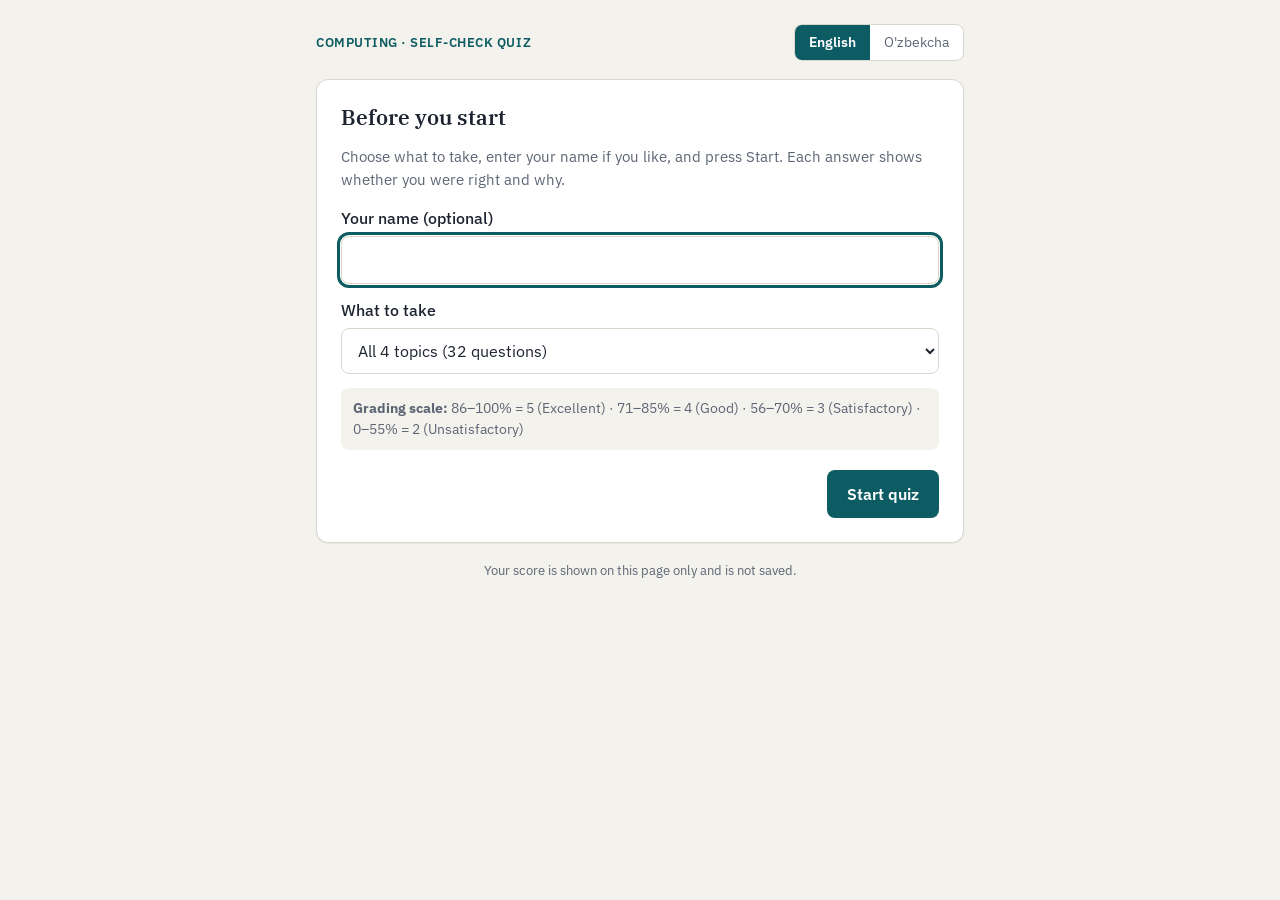
<file: public/assets/aistudio/quiz7_bilingual_cf3b28a2.html>
<!DOCTYPE html>
<html lang="en">
<head>
<meta charset="utf-8">
<meta name="viewport" content="width=device-width, initial-scale=1">
<title>Computing Quiz</title>
<link rel="preconnect" href="https://fonts.gstatic.com" crossorigin>
<link href="https://fonts.googleapis.com/css2?family=IBM+Plex+Sans:wght@400;500;600&family=IBM+Plex+Serif:wght@500;600&display=swap" rel="stylesheet">
<style>
:root {
  --paper: #f4f2ec;
  --card: #ffffff;
  --ink: #1d2430;
  --muted: #5d6675;
  --line: #d9d6cc;
  --accent: #0d5c63;
  --ok: #1e7a4a;
  --ok-bg: #e7f4ec;
  --bad: #b42318;
  --bad-bg: #fbe9e7;
}
* { box-sizing: border-box; }
html, body { margin: 0; padding: 0; }
body {
  background: var(--paper);
  color: var(--ink);
  font-family: "IBM Plex Sans", system-ui, -apple-system, "Segoe UI", sans-serif;
  font-size: 16px;
  line-height: 1.5;
}
.wrap { max-width: 680px; margin: 0 auto; padding: 24px 16px 40px; }
.topbar { display: flex; justify-content: space-between; align-items: center; gap: 12px; flex-wrap: wrap; margin-bottom: 18px; }
.brand { font-size: 13px; letter-spacing: .04em; text-transform: uppercase; color: var(--accent); font-weight: 600; }
.langs { display: inline-flex; border: 1px solid var(--line); border-radius: 8px; overflow: hidden; background: #fff; }
.langs button {
  font: inherit; font-size: 14px; border: none; background: transparent; color: var(--muted);
  padding: 7px 14px; cursor: pointer;
}
.langs button[aria-pressed="true"] { background: var(--accent); color: #fff; font-weight: 600; }
.langs button:focus-visible { outline: 3px solid var(--accent); outline-offset: -3px; }
h1, h2 {
  font-family: "IBM Plex Serif", Georgia, serif;
  font-weight: 600; line-height: 1.25; text-wrap: balance; margin: 0;
}
h1 { font-size: 28px; margin-bottom: 6px; }
h2 { font-size: 21px; margin-bottom: 16px; }
.card {
  background: var(--card); border: 1px solid var(--line); border-radius: 12px;
  padding: 24px; box-shadow: 0 1px 2px rgba(29, 36, 48, .05);
}
.muted { color: var(--muted); font-size: 15px; }
.progress-top { display: flex; justify-content: space-between; gap: 12px; font-size: 14px; color: var(--muted); margin-bottom: 8px; font-variant-numeric: tabular-nums; flex-wrap: wrap; }
.bar { height: 6px; background: var(--line); border-radius: 999px; overflow: hidden; margin-bottom: 22px; }
.bar > div { height: 100%; background: var(--accent); width: 0; transition: width .3s ease; }
label { display: block; font-weight: 500; margin: 14px 0 6px; }
input[type="text"], select {
  width: 100%; font: inherit; padding: 11px 12px; border: 1px solid var(--line);
  border-radius: 8px; background: #fff; color: var(--ink);
}
input[type="text"]:focus-visible, select:focus-visible { outline: 3px solid var(--accent); outline-offset: 1px; }
.btn {
  font: inherit; font-weight: 600; border: none; border-radius: 8px; padding: 12px 20px;
  background: var(--accent); color: #fff; cursor: pointer;
}
.btn:hover { filter: brightness(1.08); }
.btn:focus-visible { outline: 3px solid var(--ink); outline-offset: 2px; }
.btn:disabled { background: #a9b4b6; cursor: not-allowed; filter: none; }
.btn.ghost { background: transparent; color: var(--accent); border: 1px solid var(--accent); }
.options { display: flex; flex-direction: column; gap: 10px; margin: 6px 0 4px; }
.opt {
  display: flex; align-items: flex-start; gap: 12px; width: 100%; text-align: left;
  font: inherit; color: var(--ink); background: #fff; border: 1px solid var(--line);
  border-radius: 8px; padding: 12px 14px; cursor: pointer;
}
.opt:hover:not(:disabled) { border-color: var(--accent); }
.opt:focus-visible { outline: 3px solid var(--accent); outline-offset: 1px; }
.opt:disabled { cursor: default; }
.opt .letter {
  flex: 0 0 26px; height: 26px; border-radius: 6px; display: inline-flex; align-items: center; justify-content: center;
  background: var(--paper); border: 1px solid var(--line); font-weight: 600; font-size: 13px; color: var(--muted);
}
.opt.correct { background: var(--ok-bg); border-color: var(--ok); }
.opt.correct .letter { background: var(--ok); border-color: var(--ok); color: #fff; }
.opt.wrong { background: var(--bad-bg); border-color: var(--bad); }
.opt.wrong .letter { background: var(--bad); border-color: var(--bad); color: #fff; }
.feedback { margin-top: 16px; padding: 12px 14px; border-radius: 8px; font-size: 15px; display: none; }
.feedback.show { display: block; }
.feedback.good { background: var(--ok-bg); color: #145a34; }
.feedback.bad { background: var(--bad-bg); color: #7a1a12; }
.feedback strong { display: block; margin-bottom: 4px; }
.actions { display: flex; justify-content: flex-end; gap: 10px; margin-top: 20px; flex-wrap: wrap; }
.score-big { font-family: "IBM Plex Serif", Georgia, serif; font-size: 44px; font-weight: 600; color: var(--accent); margin: 6px 0 2px; font-variant-numeric: tabular-nums; }
.grade {
  display: inline-block; margin: 8px 0 4px; padding: 6px 12px; border-radius: 999px;
  background: var(--accent); color: #fff; font-weight: 600; font-size: 15px;
}
table { width: 100%; border-collapse: collapse; margin: 8px 0 4px; font-size: 15px; font-variant-numeric: tabular-nums; }
th, td { text-align: left; padding: 8px 6px; border-bottom: 1px solid var(--line); }
th { font-weight: 600; color: var(--muted); font-size: 13px; text-transform: uppercase; letter-spacing: .03em; }
td.num, th.num { text-align: right; }
.review { margin-top: 22px; border-top: 1px solid var(--line); padding-top: 14px; }
.review ol { padding-left: 22px; margin: 8px 0 0; }
.review li { margin-bottom: 14px; }
.review .q { font-weight: 500; }
.review .ans { font-size: 14px; color: var(--muted); margin-top: 2px; }
.review .yes { color: var(--ok); font-weight: 600; }
.review .no { color: var(--bad); font-weight: 600; }
.review .why { font-size: 14px; color: var(--muted); margin-top: 2px; }
.scale { font-size: 14px; color: var(--muted); margin: 14px 0 0; padding: 10px 12px; background: var(--paper); border-radius: 8px; }
.foot { margin-top: 18px; font-size: 13px; color: var(--muted); text-align: center; }
@media (max-width: 420px) { h1 { font-size: 24px; } .card { padding: 18px; } }
@media (prefers-reduced-motion: reduce) { .bar > div { transition: none; } }
</style>
</head>
<body>
<div class="wrap">
  <div class="topbar">
    <span class="brand" id="brand"></span>
    <div class="langs" role="group" aria-label="Language">
      <button type="button" id="lang-en" aria-pressed="true">English</button>
      <button type="button" id="lang-uz" aria-pressed="false">O'zbekcha</button>
    </div>
  </div>
  <div id="app" class="card" aria-live="polite"></div>
  <p class="foot" id="foot"></p>
</div>

<script>
const DATA = [{"id": "t1", "label": {"en": "1 · Digitising sound", "uz": "1-mavzu · Ovozni raqamlashtirish"}, "questions": [{"q": {"en": "What does the keyword 'analogue-to-digital converter (ADC)' mean?", "uz": "'analog-raqamli o'zgartiruvchi (ADC)' kalit so'zi nimani anglatadi?"}, "opts": {"en": ["a device that turns analogue signals into digital data", "instructions made only of 0s and 1s that the CPU reads", "the impression and comfort a person gets using a device", "a single letter, number or symbol stored as one unit"], "uz": ["analog signalni raqamli ma'lumotga aylantiruvchi qurilma", "protsessor o'qiydigan, faqat 0 va 1 lardan iborat buyruqlar", "insonning qurilmadan foydalanishdagi taassuroti va qulayligi", "bitta harf, raqam yoki ramz, bitta birlik sifatida saqlanadi"]}, "answer": 0, "explain": {"en": "analogue-to-digital converter (ADC): a device that turns analogue signals into digital data.", "uz": "analog-raqamli o'zgartiruvchi (ADC): analog signalni raqamli ma'lumotga aylantiruvchi qurilma."}}, {"q": {"en": "What does the keyword 'sampling' mean?", "uz": "'namuna olish' kalit so'zi nimani anglatadi?"}, "opts": {"en": ["measuring a sound wave's height at regular time intervals", "instructions made only of 0s and 1s that the CPU reads", "the impression and comfort a person gets using a device", "a single letter, number or symbol stored as one unit"], "uz": ["ovoz to'lqinining balandligini muntazam vaqt oralig'ida o'lchash", "protsessor o'qiydigan, faqat 0 va 1 lardan iborat buyruqlar", "insonning qurilmadan foydalanishdagi taassuroti va qulayligi", "bitta harf, raqam yoki ramz, bitta birlik sifatida saqlanadi"]}, "answer": 0, "explain": {"en": "sampling: measuring a sound wave's height at regular time intervals.", "uz": "namuna olish: ovoz to'lqinining balandligini muntazam vaqt oralig'ida o'lchash."}}, {"q": {"en": "What does the keyword 'quantization' mean?", "uz": "'kvantlash' kalit so'zi nimani anglatadi?"}, "opts": {"en": ["a continuous wave that varies smoothly, such as natural sound", "a set of instructions that repeats until a condition is met", "rounding each sampled measurement to the nearest whole number", "the impression and comfort a person gets using a device"], "uz": ["silliq o'zgaradigan uzluksiz to'lqin, masalan tabiiy tovush", "shart bajarilguncha takrorlanadigan buyruqlar to'plami", "olingan har bir namunani eng yaqin butun songa yaxlitlash", "insonning qurilmadan foydalanishdagi taassuroti va qulayligi"]}, "answer": 2, "explain": {"en": "quantization: rounding each sampled measurement to the nearest whole number.", "uz": "kvantlash: olingan har bir namunani eng yaqin butun songa yaxlitlash."}}, {"q": {"en": "What does the keyword 'sample rate' mean?", "uz": "'namuna olish chastotasi' kalit so'zi nimani anglatadi?"}, "opts": {"en": ["instructions made only of 0s and 1s that the CPU reads", "the number of samples taken per second, measured in Hz", "the impression and comfort a person gets using a device", "a single letter, number or symbol stored as one unit"], "uz": ["protsessor o'qiydigan, faqat 0 va 1 lardan iborat buyruqlar", "bir soniyada olinadigan namunalar soni, Hz da o'lchanadi", "insonning qurilmadan foydalanishdagi taassuroti va qulayligi", "bitta harf, raqam yoki ramz, bitta birlik sifatida saqlanadi"]}, "answer": 1, "explain": {"en": "sample rate: the number of samples taken per second, measured in Hz.", "uz": "namuna olish chastotasi: bir soniyada olinadigan namunalar soni, Hz da o'lchanadi."}}, {"q": {"en": "What does the keyword 'bit depth' mean?", "uz": "'bit chuqurligi' kalit so'zi nimani anglatadi?"}, "opts": {"en": ["translates and runs the program one line at a time", "a group of eight bits of data, such as 01010011", "a single letter, number or symbol stored as one unit", "the number of bits used to record each sample"], "uz": ["dasturni qatorma-qator tarjima qilib, shu zahoti bajaradi", "sakkiz bitdan iborat ma'lumot guruhi, masalan 01010011", "bitta harf, raqam yoki ramz, bitta birlik sifatida saqlanadi", "har bir namunani yozish uchun ishlatiladigan bitlar soni"]}, "answer": 3, "explain": {"en": "bit depth: the number of bits used to record each sample.", "uz": "bit chuqurligi: har bir namunani yozish uchun ishlatiladigan bitlar soni."}}, {"q": {"en": "What does the keyword 'encoding' mean?", "uz": "'ikkilik kodga o'tkazish' kalit so'zi nimani anglatadi?"}, "opts": {"en": ["measuring a sound wave's height at regular time intervals", "converting each whole number into binary code of 0s and 1s", "the impression and comfort a person gets using a device", "a single letter, number or symbol stored as one unit"], "uz": ["ovoz to'lqinining balandligini muntazam vaqt oralig'ida o'lchash", "har bir butun sonni 0 va 1 lardan iborat ikkilik kodga aylantirish", "insonning qurilmadan foydalanishdagi taassuroti va qulayligi", "bitta harf, raqam yoki ramz, bitta birlik sifatida saqlanadi"]}, "answer": 1, "explain": {"en": "encoding: converting each whole number into binary code of 0s and 1s.", "uz": "ikkilik kodga o'tkazish: har bir butun sonni 0 va 1 lardan iborat ikkilik kodga aylantirish."}}, {"q": {"en": "What does the keyword 'analogue signal' mean?", "uz": "'analog signal' kalit so'zi nimani anglatadi?"}, "opts": {"en": ["rounding each sampled measurement to the nearest whole number", "a continuous wave that varies smoothly, such as natural sound", "a set of instructions that repeats until a condition is met", "the impression and comfort a person gets using a device"], "uz": ["olingan har bir namunani eng yaqin butun songa yaxlitlash", "silliq o'zgaradigan uzluksiz to'lqin, masalan tabiiy tovush", "shart bajarilguncha takrorlanadigan buyruqlar to'plami", "insonning qurilmadan foydalanishdagi taassuroti va qulayligi"]}, "answer": 1, "explain": {"en": "analogue signal: a continuous wave that varies smoothly, such as natural sound.", "uz": "analog signal: silliq o'zgaradigan uzluksiz to'lqin, masalan tabiiy tovush."}}, {"q": {"en": "A 1-minute, 44,100 Hz, 16-bit stereo audio file is uncompressed. What is its size in MiB?", "uz": "Davomiyligi 1 daqiqa, 44 100 Hz, 16-bitli stereo, siqilmagan audio fayl necha MiB?"}, "opts": {"en": ["10.09 MiB", "10.09 MB", "84.67 MiB", "5.04 MiB"], "uz": ["10,09 MiB", "10,09 MB", "84,67 MiB", "5,04 MiB"]}, "answer": 0, "explain": {"en": "44,100 × 16 × 60 × 2 = 84,672,000 bits = 10,584,000 bytes = 10.09 MiB.", "uz": "44 100 × 16 × 60 × 2 = 84 672 000 bit = 10 584 000 bayt = 10,09 MiB."}}]}, {"id": "t2", "label": {"en": "2 · Compilers and interpreters", "uz": "2-mavzu · Kompilyator va interpretator"}, "questions": [{"q": {"en": "What does the keyword 'translator' mean?", "uz": "'translyator' kalit so'zi nimani anglatadi?"}, "opts": {"en": ["rounding each sampled measurement to the nearest whole number", "a continuous wave that varies smoothly, such as natural sound", "a program that converts code into a language the computer understands", "a set of instructions that repeats until a condition is met"], "uz": ["olingan har bir namunani eng yaqin butun songa yaxlitlash", "silliq o'zgaradigan uzluksiz to'lqin, masalan tabiiy tovush", "kodni kompyuter tushunadigan tilga o'giruvchi dastur", "shart bajarilguncha takrorlanadigan buyruqlar to'plami"]}, "answer": 2, "explain": {"en": "translator: a program that converts code into a language the computer understands.", "uz": "translyator: kodni kompyuter tushunadigan tilga o'giruvchi dastur."}}, {"q": {"en": "What does the keyword 'compiler' mean?", "uz": "'kompilyator' kalit so'zi nimani anglatadi?"}, "opts": {"en": ["translates the whole program into machine code before running it", "converting each whole number into binary code of 0s and 1s", "an early model of a product, made to test and find design flaws", "designing a device to suit the human body and reduce strain"], "uz": ["dasturni ishga tushirishdan oldin butunlay mashina koditiga tarjima qiladi", "har bir butun sonni 0 va 1 lardan iborat ikkilik kodga aylantirish", "mahsulotning dastlabki namunasi, kamchiliklarni topish uchun sinov modeli", "qurilmani inson tanasiga mos ravishda loyihalash va zo'riqishni kamaytirish"]}, "answer": 0, "explain": {"en": "compiler: translates the whole program into machine code before running it.", "uz": "kompilyator: dasturni ishga tushirishdan oldin butunlay mashina koditiga tarjima qiladi."}}, {"q": {"en": "What does the keyword 'interpreter' mean?", "uz": "'interpretator' kalit so'zi nimani anglatadi?"}, "opts": {"en": ["translates and runs the program one line at a time", "a device that turns analogue signals into digital data", "the number of samples taken per second, measured in Hz", "instructions made only of 0s and 1s that the CPU reads"], "uz": ["dasturni qatorma-qator tarjima qilib, shu zahoti bajaradi", "analog signalni raqamli ma'lumotga aylantiruvchi qurilma", "bir soniyada olinadigan namunalar soni, Hz da o'lchanadi", "protsessor o'qiydigan, faqat 0 va 1 lardan iborat buyruqlar"]}, "answer": 0, "explain": {"en": "interpreter: translates and runs the program one line at a time.", "uz": "interpretator: dasturni qatorma-qator tarjima qilib, shu zahoti bajaradi."}}, {"q": {"en": "What does the keyword 'machine code' mean?", "uz": "'mashina kodi' kalit so'zi nimani anglatadi?"}, "opts": {"en": ["a device that turns analogue signals into digital data", "the impression and comfort a person gets using a device", "a single letter, number or symbol stored as one unit", "instructions made only of 0s and 1s that the CPU reads"], "uz": ["analog signalni raqamli ma'lumotga aylantiruvchi qurilma", "insonning qurilmadan foydalanishdagi taassuroti va qulayligi", "bitta harf, raqam yoki ramz, bitta birlik sifatida saqlanadi", "protsessor o'qiydigan, faqat 0 va 1 lardan iborat buyruqlar"]}, "answer": 3, "explain": {"en": "machine code: instructions made only of 0s and 1s that the CPU reads.", "uz": "mashina kodi: protsessor o'qiydigan, faqat 0 va 1 lardan iborat buyruqlar."}}, {"q": {"en": "What does the keyword 'executable file' mean?", "uz": "'tayyor bajariluvchi fayl' kalit so'zi nimani anglatadi?"}, "opts": {"en": ["measuring a sound wave's height at regular time intervals", "converting each whole number into binary code of 0s and 1s", "a ready translated file that the CPU can run directly", "half a byte: a group of four bits used as one unit"], "uz": ["ovoz to'lqinining balandligini muntazam vaqt oralig'ida o'lchash", "har bir butun sonni 0 va 1 lardan iborat ikkilik kodga aylantirish", "protsessor to'g'ridan-to'g'ri bajara oladigan tayyor tarjima qilingan fayl", "yarim bayt: bitta birlik sifatida ishlatiladigan to'rt bitli guruh"]}, "answer": 2, "explain": {"en": "executable file: a ready translated file that the CPU can run directly.", "uz": "tayyor bajariluvchi fayl: protsessor to'g'ridan-to'g'ri bajara oladigan tayyor tarjima qilingan fayl."}}, {"q": {"en": "What does the keyword 'loop' mean?", "uz": "'sikl' kalit so'zi nimani anglatadi?"}, "opts": {"en": ["a set of instructions that repeats until a condition is met", "a device that turns analogue signals into digital data", "the number of samples taken per second, measured in Hz", "instructions made only of 0s and 1s that the CPU reads"], "uz": ["shart bajarilguncha takrorlanadigan buyruqlar to'plami", "analog signalni raqamli ma'lumotga aylantiruvchi qurilma", "bir soniyada olinadigan namunalar soni, Hz da o'lchanadi", "protsessor o'qiydigan, faqat 0 va 1 lardan iborat buyruqlar"]}, "answer": 0, "explain": {"en": "loop: a set of instructions that repeats until a condition is met.", "uz": "sikl: shart bajarilguncha takrorlanadigan buyruqlar to'plami."}}, {"q": {"en": "A compiler and an interpreter both translate one loop line that prints 'Hello' 1000 times. Which one translates that line only once?", "uz": "Kompilyator va interpretator bir xil sikl qatorini (1000 marta 'Salom' chiqaruvchi) tarjima qiladi. Qaysi biri uni faqat bir marta tarjima qiladi?"}, "opts": {"en": ["a compiler, which translates the whole program once", "an interpreter, which re-translates the loop every time", "a text editor, which only displays the program code", "a router, which connects the program to the network"], "uz": ["kompilyator, u dasturni bir marta butunlay tarjima qiladi", "interpretator, u sikl satrini har safar qayta tarjima qiladi", "matn muharriri, u faqat dastur kodini ko'rsatib turadi", "router, u dasturni tarmoq orqali boshqa joyga ulaydi"]}, "answer": 0, "explain": {"en": "The compiler translates the single loop line once, then the computer runs that translation 1000 times.", "uz": "Kompilyator sikl qatorini bir marta tarjima qiladi, keyin kompyuter tayyor tarjimani 1000 marta bajaradi."}}, {"q": {"en": "A program has an error on line 5. Which translator stops at line 5 and shows the error right away?", "uz": "Dasturning 5-qatorida xato bor. Qaysi translyator 5-qatorga yetganda to'xtaydi va xatoni darhol ko'rsatadi?"}, "opts": {"en": ["a compiler, which lists all errors at the very end", "a router, which sends the error to the network", "an interpreter, which runs code line by line", "a text editor, which only saves the file"], "uz": ["kompilyator, u xatolarni faqat oxirida ro'yxat qiladi", "router, u xatoni tarmoq orqali boshqa joyga yuboradi", "interpretator, u kodni qatorma-qator bajaradi", "matn muharriri, u faqat faylni xotiraga saqlaydi"]}, "answer": 2, "explain": {"en": "An interpreter translates and runs one line at a time, so it stops when it reaches the error.", "uz": "Interpretator kodni qatorma-qator tarjima qilib bajaradi, shuning uchun xatoga yetganda to'xtaydi."}}]}, {"id": "t3", "label": {"en": "3 · Designing digital devices", "uz": "3-mavzu · Raqamli qurilmalar dizayni"}, "questions": [{"q": {"en": "What does the keyword 'prototype' mean?", "uz": "'prototip' kalit so'zi nimani anglatadi?"}, "opts": {"en": ["converting each whole number into binary code of 0s and 1s", "translates the whole program into machine code before running it", "designing a device to suit the human body and reduce strain", "an early model of a product, made to test and find design flaws"], "uz": ["har bir butun sonni 0 va 1 lardan iborat ikkilik kodga aylantirish", "dasturni ishga tushirishdan oldin butunlay mashina koditiga tarjima qiladi", "qurilmani inson tanasiga mos ravishda loyihalash va zo'riqishni kamaytirish", "mahsulotning dastlabki namunasi, kamchiliklarni topish uchun sinov modeli"]}, "answer": 3, "explain": {"en": "prototype: an early model of a product, made to test and find design flaws.", "uz": "prototip: mahsulotning dastlabki namunasi, kamchiliklarni topish uchun sinov modeli."}}, {"q": {"en": "What does the keyword 'user experience (UX)' mean?", "uz": "'foydalanuvchi tajribasi (UX)' kalit so'zi nimani anglatadi?"}, "opts": {"en": ["a device that turns analogue signals into digital data", "the impression and comfort a person gets using a device", "instructions made only of 0s and 1s that the CPU reads", "a single letter, number or symbol stored as one unit"], "uz": ["analog signalni raqamli ma'lumotga aylantiruvchi qurilma", "insonning qurilmadan foydalanishdagi taassuroti va qulayligi", "protsessor o'qiydigan, faqat 0 va 1 lardan iborat buyruqlar", "bitta harf, raqam yoki ramz, bitta birlik sifatida saqlanadi"]}, "answer": 1, "explain": {"en": "user experience (UX): the impression and comfort a person gets using a device.", "uz": "foydalanuvchi tajribasi (UX): insonning qurilmadan foydalanishdagi taassuroti va qulayligi."}}, {"q": {"en": "What does the keyword 'accessibility' mean?", "uz": "'foydalanish imkoniyati' kalit so'zi nimani anglatadi?"}, "opts": {"en": ["translates the whole program into machine code before running it", "an international organisation that develops internet and web standards", "letting users perform tasks while time, errors and feedback are recorded", "making devices usable by people with different physical or sensory abilities"], "uz": ["dasturni ishga tushirishdan oldin butunlay mashina koditiga tarjima qiladi", "internet va veb-saytlar uchun standartlar ishlab chiqaruvchi xalqaro tashkilot", "foydalanuvchilar vazifalarni bajarishi, vaqt, xato va fikrlar yozib olinishi", "turli jismoniy va sezgi imkoniyatlariga ega odamlar foydalanishi uchun sharoit yaratish"]}, "answer": 3, "explain": {"en": "accessibility: making devices usable by people with different physical or sensory abilities.", "uz": "foydalanish imkoniyati: turli jismoniy va sezgi imkoniyatlariga ega odamlar foydalanishi uchun sharoit yaratish."}}, {"q": {"en": "What does the keyword 'ergonomics' mean?", "uz": "'ergonomika' kalit so'zi nimani anglatadi?"}, "opts": {"en": ["converting each whole number into binary code of 0s and 1s", "designing a device to suit the human body and reduce strain", "translates the whole program into machine code before running it", "an early model of a product, made to test and find design flaws"], "uz": ["har bir butun sonni 0 va 1 lardan iborat ikkilik kodga aylantirish", "qurilmani inson tanasiga mos ravishda loyihalash va zo'riqishni kamaytirish", "dasturni ishga tushirishdan oldin butunlay mashina koditiga tarjima qiladi", "mahsulotning dastlabki namunasi, kamchiliklarni topish uchun sinov modeli"]}, "answer": 1, "explain": {"en": "ergonomics: designing a device to suit the human body and reduce strain.", "uz": "ergonomika: qurilmani inson tanasiga mos ravishda loyihalash va zo'riqishni kamaytirish."}}, {"q": {"en": "What does the keyword 'haptic technology' mean?", "uz": "'haptik texnologiya' kalit so'zi nimani anglatadi?"}, "opts": {"en": ["the number of bits used to record each sample", "translates and runs the program one line at a time", "a group of eight bits of data, such as 01010011", "feedback given through vibrations or touch"], "uz": ["har bir namunani yozish uchun ishlatiladigan bitlar soni", "dasturni qatorma-qator tarjima qilib, shu zahoti bajaradi", "sakkiz bitdan iborat ma'lumot guruhi, masalan 01010011", "tebranish yoki teginish orqali beriladigan javob"]}, "answer": 3, "explain": {"en": "haptic technology: feedback given through vibrations or touch.", "uz": "haptik texnologiya: tebranish yoki teginish orqali beriladigan javob."}}, {"q": {"en": "What does the keyword 'augmented reality (AR)' mean?", "uz": "'kengaytirilgan reallik (AR)' kalit so'zi nimani anglatadi?"}, "opts": {"en": ["a device that turns analogue signals into digital data", "the number of samples taken per second, measured in Hz", "a set of instructions that repeats until a condition is met", "displaying digital objects over the real-world environment"], "uz": ["analog signalni raqamli ma'lumotga aylantiruvchi qurilma", "bir soniyada olinadigan namunalar soni, Hz da o'lchanadi", "shart bajarilguncha takrorlanadigan buyruqlar to'plami", "raqamli obyektlarni haqiqiy muhit ustida ko'rsatish"]}, "answer": 3, "explain": {"en": "augmented reality (AR): displaying digital objects over the real-world environment.", "uz": "kengaytirilgan reallik (AR): raqamli obyektlarni haqiqiy muhit ustida ko'rsatish."}}, {"q": {"en": "What does the keyword 'W3C' mean?", "uz": "'W3C' kalit so'zi nimani anglatadi?"}, "opts": {"en": ["translates the whole program into machine code before running it", "an early model of a product, made to test and find design flaws", "letting users perform tasks while time, errors and feedback are recorded", "an international organisation that develops internet and web standards"], "uz": ["dasturni ishga tushirishdan oldin butunlay mashina koditiga tarjima qiladi", "mahsulotning dastlabki namunasi, kamchiliklarni topish uchun sinov modeli", "foydalanuvchilar vazifalarni bajarishi, vaqt, xato va fikrlar yozib olinishi", "internet va veb-saytlar uchun standartlar ishlab chiqaruvchi xalqaro tashkilot"]}, "answer": 3, "explain": {"en": "W3C: an international organisation that develops internet and web standards.", "uz": "W3C: internet va veb-saytlar uchun standartlar ishlab chiqaruvchi xalqaro tashkilot."}}, {"q": {"en": "What does the keyword 'usability testing' mean?", "uz": "'foydalanuvchilar bilan sinov' kalit so'zi nimani anglatadi?"}, "opts": {"en": ["letting users perform tasks while time, errors and feedback are recorded", "translates the whole program into machine code before running it", "an early model of a product, made to test and find design flaws", "an international organisation that develops internet and web standards"], "uz": ["foydalanuvchilar vazifalarni bajarishi, vaqt, xato va fikrlar yozib olinishi", "dasturni ishga tushirishdan oldin butunlay mashina koditiga tarjima qiladi", "mahsulotning dastlabki namunasi, kamchiliklarni topish uchun sinov modeli", "internet va veb-saytlar uchun standartlar ishlab chiqaruvchi xalqaro tashkilot"]}, "answer": 0, "explain": {"en": "usability testing: letting users perform tasks while time, errors and feedback are recorded.", "uz": "foydalanuvchilar bilan sinov: foydalanuvchilar vazifalarni bajarishi, vaqt, xato va fikrlar yozib olinishi."}}]}, {"id": "t4", "label": {"en": "4 · Data storage", "uz": "4-mavzu · Ma'lumotlarni saqlash"}, "questions": [{"q": {"en": "What does the keyword 'bit' mean?", "uz": "'bit' kalit so'zi nimani anglatadi?"}, "opts": {"en": ["a device that turns analogue signals into digital data", "the number of samples taken per second, measured in Hz", "a single binary digit with a value of either 0 or 1", "the number of bits used to record each sample"], "uz": ["analog signalni raqamli ma'lumotga aylantiruvchi qurilma", "bir soniyada olinadigan namunalar soni, Hz da o'lchanadi", "yagona ikkilik raqam, qiymati 0 yoki 1 bo'lgan", "har bir namunani yozish uchun ishlatiladigan bitlar soni"]}, "answer": 2, "explain": {"en": "bit: a single binary digit with a value of either 0 or 1.", "uz": "bit: yagona ikkilik raqam, qiymati 0 yoki 1 bo'lgan."}}, {"q": {"en": "What does the keyword 'byte' mean?", "uz": "'bayt' kalit so'zi nimani anglatadi?"}, "opts": {"en": ["a device that turns analogue signals into digital data", "a group of eight bits of data, such as 01010011", "the number of samples taken per second, measured in Hz", "instructions made only of 0s and 1s that the CPU reads"], "uz": ["analog signalni raqamli ma'lumotga aylantiruvchi qurilma", "sakkiz bitdan iborat ma'lumot guruhi, masalan 01010011", "bir soniyada olinadigan namunalar soni, Hz da o'lchanadi", "protsessor o'qiydigan, faqat 0 va 1 lardan iborat buyruqlar"]}, "answer": 1, "explain": {"en": "byte: a group of eight bits of data, such as 01010011.", "uz": "bayt: sakkiz bitdan iborat ma'lumot guruhi, masalan 01010011."}}, {"q": {"en": "What does the keyword 'nibble' mean?", "uz": "'yarim bayt (nibble)' kalit so'zi nimani anglatadi?"}, "opts": {"en": ["instructions made only of 0s and 1s that the CPU reads", "the impression and comfort a person gets using a device", "half a byte: a group of four bits used as one unit", "a single letter, number or symbol stored as one unit"], "uz": ["protsessor o'qiydigan, faqat 0 va 1 lardan iborat buyruqlar", "insonning qurilmadan foydalanishdagi taassuroti va qulayligi", "yarim bayt: bitta birlik sifatida ishlatiladigan to'rt bitli guruh", "bitta harf, raqam yoki ramz, bitta birlik sifatida saqlanadi"]}, "answer": 2, "explain": {"en": "nibble: half a byte: a group of four bits used as one unit.", "uz": "yarim bayt (nibble): yarim bayt: bitta birlik sifatida ishlatiladigan to'rt bitli guruh."}}, {"q": {"en": "What does the keyword 'transistor' mean?", "uz": "'tranzistor' kalit so'zi nimani anglatadi?"}, "opts": {"en": ["instructions made only of 0s and 1s that the CPU reads", "a tiny switch that is ON for 1 and OFF for 0", "half a byte: a group of four bits used as one unit", "a single letter, number or symbol stored as one unit"], "uz": ["protsessor o'qiydigan, faqat 0 va 1 lardan iborat buyruqlar", "YONIQ (ON) holatda 1, O'CHIQ (OFF) holatda 0 ni bildiruvchi mitti kalit", "yarim bayt: bitta birlik sifatida ishlatiladigan to'rt bitli guruh", "bitta harf, raqam yoki ramz, bitta birlik sifatida saqlanadi"]}, "answer": 1, "explain": {"en": "transistor: a tiny switch that is ON for 1 and OFF for 0.", "uz": "tranzistor: YONIQ (ON) holatda 1, O'CHIQ (OFF) holatda 0 ni bildiruvchi mitti kalit."}}, {"q": {"en": "What does the keyword 'backup' mean?", "uz": "'zaxira nusxasi' kalit so'zi nimani anglatadi?"}, "opts": {"en": ["translates the whole program into machine code before running it", "an international organisation that develops internet and web standards", "letting users perform tasks while time, errors and feedback are recorded", "a copy of files kept elsewhere in case the originals are lost"], "uz": ["dasturni ishga tushirishdan oldin butunlay mashina koditiga tarjima qiladi", "internet va veb-saytlar uchun standartlar ishlab chiqaruvchi xalqaro tashkilot", "foydalanuvchilar vazifalarni bajarishi, vaqt, xato va fikrlar yozib olinishi", "asl fayllar yo'qolsa yoki zararlansa, foydalanish uchun boshqa joyga ko'chirilgan nusxa"]}, "answer": 3, "explain": {"en": "backup: a copy of files kept elsewhere in case the originals are lost.", "uz": "zaxira nusxasi: asl fayllar yo'qolsa yoki zararlansa, foydalanish uchun boshqa joyga ko'chirilgan nusxa."}}, {"q": {"en": "What does the keyword 'character' mean?", "uz": "'belgi' kalit so'zi nimani anglatadi?"}, "opts": {"en": ["a device that turns analogue signals into digital data", "a single letter, number or symbol stored as one unit", "instructions made only of 0s and 1s that the CPU reads", "the impression and comfort a person gets using a device"], "uz": ["analog signalni raqamli ma'lumotga aylantiruvchi qurilma", "bitta harf, raqam yoki ramz, bitta birlik sifatida saqlanadi", "protsessor o'qiydigan, faqat 0 va 1 lardan iborat buyruqlar", "insonning qurilmadan foydalanishdagi taassuroti va qulayligi"]}, "answer": 1, "explain": {"en": "character: a single letter, number or symbol stored as one unit.", "uz": "belgi: bitta harf, raqam yoki ramz, bitta birlik sifatida saqlanadi."}}, {"q": {"en": "A text document has 300 characters, and each character takes 1 byte. What is its size in kilobytes (1 KB = 1000 bytes)?", "uz": "Matnli hujjatda 300 ta belgi bor, har bir belgi 1 bayt. Hajmi kilobaytda necha (1 KB = 1000 bayt)?"}, "opts": {"en": ["2.4 kilobytes", "3 kilobytes", "0.3 kilobytes", "24 kilobytes"], "uz": ["2,4 kilobayt", "3 kilobayt", "0,3 kilobayt", "24 kilobayt"]}, "answer": 2, "explain": {"en": "300 bytes ÷ 1000 = 0.3 kilobytes.", "uz": "300 bayt ÷ 1000 = 0,3 kilobayt."}}, {"q": {"en": "How many megabytes are in 12,000,000 bits? (1 MB = 1000 KB, 1 KB = 1000 bytes)", "uz": "12 000 000 bit necha megabayt? (1 MB = 1000 KB, 1 KB = 1000 bayt)"}, "opts": {"en": ["1.2 megabytes", "12 megabytes", "1.5 megabytes", "96 megabytes"], "uz": ["1,2 megabayt", "12 megabayt", "1,5 megabayt", "96 megabayt"]}, "answer": 2, "explain": {"en": "12,000,000 ÷ 8 = 1,500,000 bytes = 1.5 MB.", "uz": "12 000 000 ÷ 8 = 1 500 000 bayt = 1,5 MB."}}]}];

const UI = {
  en: {
    brand: "Computing · Self-check quiz",
    start_h: "Before you start",
    start_p: "Choose what to take, enter your name if you like, and press Start. Each answer shows whether you were right and why.",
    name: "Your name (optional)",
    scope: "What to take",
    all: "All 4 topics (32 questions)",
    start: "Start quiz",
    next: "Next question",
    finish: "See results",
    right: "Correct!",
    wrong: "Not quite.",
    answer: "The correct answer is",
    question_of: (i, n) => "Question " + i + " of " + n,
    result_h: "Your result",
    well_done: (name) => "Well done, " + name + "!",
    score: "Score",
    pct: "correct",
    grade: "Grade",
    by_topic: "By topic",
    topic: "Topic",
    right_col: "Correct",
    review: "Review your answers",
    you_chose: "Your answer",
    none: "No answer",
    try_again: "Try again",
    change: "Change topics",
    scale_h: "Grading scale",
    scale: "86–100% = 5 (Excellent) · 71–85% = 4 (Good) · 56–70% = 3 (Satisfactory) · 0–55% = 2 (Unsatisfactory)",
    foot: "Your score is shown on this page only and is not saved.",
    msg_hi: "Excellent. You know this material very well.",
    msg_mid: "Good work. Review the questions you missed below.",
    msg_lo: "Keep practising. Read the explanations below, then try again.",
    g: { 5: "Excellent", 4: "Good", 3: "Satisfactory", 2: "Unsatisfactory" },
  },
  uz: {
    brand: "6-sinf informatika · O'z-o'zini tekshirish testi",
    start_h: "Boshlashdan oldin",
    start_p: "Qaysi mavzudan test ishlashni tanlang, xohlasangiz ismingizni yozing va Boshlash tugmasini bosing. Har bir javobdan keyin to'g'ri yoki noto'g'ri ekani va sababi ko'rsatiladi.",
    name: "Ismingiz (ixtiyoriy)",
    scope: "Qaysi mavzudan",
    all: "Barcha 4 mavzu (32 savol)",
    start: "Testni boshlash",
    next: "Keyingi savol",
    finish: "Natijani ko'rish",
    right: "To'g'ri!",
    wrong: "Noto'g'ri.",
    answer: "To'g'ri javob",
    question_of: (i, n) => i + "-savol, jami " + n,
    result_h: "Natijangiz",
    well_done: (name) => "Barakalla, " + name + "!",
    score: "Ball",
    pct: "to'g'ri",
    grade: "Baho",
    by_topic: "Mavzular bo'yicha",
    topic: "Mavzu",
    right_col: "To'g'ri",
    review: "Javoblaringizni ko'rib chiqing",
    you_chose: "Sizning javobingiz",
    none: "Javob berilmagan",
    try_again: "Qayta ishlash",
    change: "Mavzuni o'zgartirish",
    scale_h: "Baholash shkalasi",
    scale: "86–100% = 5 (a'lo) · 71–85% = 4 (yaxshi) · 56–70% = 3 (qoniqarli) · 0–55% = 2 (qoniqarsiz)",
    foot: "Natijangiz faqat shu sahifada ko'rinadi va saqlanmaydi.",
    msg_hi: "A'lo. Bu mavzuni juda yaxshi bilasiz.",
    msg_mid: "Yaxshi natija. Xato qilgan savollaringizni pastda ko'rib chiqing.",
    msg_lo: "Mashq qiling. Pastdagi izohlarni o'qib, qayta ishlang.",
    g: { 5: "a'lo", 4: "yaxshi", 3: "qoniqarli", 2: "qoniqarsiz" },
  },
};

const LETTERS = ["A", "B", "C", "D"];
let lang = "en";
let state = { screen: "start", name: "", scope: "all", qs: [], i: 0, answers: [] };

const app = document.getElementById("app");

function t(key) { return UI[lang][key]; }

function el(tag, cls, text) {
  const e = document.createElement(tag);
  if (cls) e.className = cls;
  if (text !== undefined && text !== null) e.textContent = text;
  return e;
}

function shuffle(arr) {
  const a = arr.slice();
  for (let i = a.length - 1; i > 0; i--) {
    const j = Math.floor(Math.random() * (i + 1));
    [a[i], a[j]] = [a[j], a[i]];
  }
  return a;
}

function gradeOf(pct) {
  if (pct >= 86) return 5;
  if (pct >= 71) return 4;
  if (pct >= 56) return 3;
  return 2;
}

function topicById(id) { return DATA.find((x) => x.id === id); }

function setStaticText() {
  document.getElementById("brand").textContent = UI[lang].brand;
  document.getElementById("foot").textContent = UI[lang].foot;
  document.documentElement.lang = lang === "uz" ? "uz" : "en";
  document.getElementById("lang-en").setAttribute("aria-pressed", String(lang === "en"));
  document.getElementById("lang-uz").setAttribute("aria-pressed", String(lang === "uz"));
}

function setLang(l) {
  lang = l;
  setStaticText();
  render();
}

function render() {
  if (state.screen === "start") renderStart();
  else if (state.screen === "quiz") renderQuestion();
  else renderResults();
}

function startQuiz(scope) {
  const pool = [];
  const topics = scope === "all" ? DATA : DATA.filter((x) => x.id === scope);
  topics.forEach((tp) => tp.questions.forEach((q) => pool.push({ topic: tp.id, q, order: shuffle([0, 1, 2, 3]) })));
  state = { screen: "quiz", name: state.name, scope, qs: scope === "all" ? shuffle(pool) : pool, i: 0, answers: [] };
  render();
}

function renderStart() {
  app.textContent = "";
  app.append(el("h2", null, t("start_h")), el("p", "muted", t("start_p")));

  const nameLabel = el("label", null, t("name"));
  nameLabel.setAttribute("for", "name");
  const nameInput = el("input");
  nameInput.type = "text";
  nameInput.id = "name";
  nameInput.maxLength = 40;
  nameInput.value = state.name;

  const scopeLabel = el("label", null, t("scope"));
  scopeLabel.setAttribute("for", "scope");
  const sel = el("select");
  sel.id = "scope";
  const optAll = el("option", null, t("all"));
  optAll.value = "all";
  sel.appendChild(optAll);
  DATA.forEach((tp) => {
    const o = el("option", null, tp.label[lang] + " (" + tp.questions.length + ")");
    o.value = tp.id;
    sel.appendChild(o);
  });
  sel.value = state.scope;

  const scale = el("div", "scale");
  scale.append(el("strong", null, t("scale_h") + ": "), el("span", null, t("scale")));

  const actions = el("div", "actions");
  const btn = el("button", "btn", t("start"));
  btn.type = "button";
  btn.addEventListener("click", () => {
    state.name = nameInput.value.trim();
    startQuiz(sel.value);
  });
  actions.appendChild(btn);

  app.append(nameLabel, nameInput, scopeLabel, sel, scale, actions);
  nameInput.focus();
}

function renderQuestion() {
  app.textContent = "";
  const n = state.qs.length;
  const item = state.qs[state.i];
  const q = item.q;
  const tp = topicById(item.topic);
  const prev = state.answers[state.i];

  const top = el("div", "progress-top");
  top.append(el("span", null, tp.label[lang]), el("span", null, t("question_of")(state.i + 1, n)));
  const bar = el("div", "bar");
  const fill = el("div");
  fill.style.width = (state.i / n * 100) + "%";
  bar.appendChild(fill);

  const h = el("h2", null, q.q[lang]);
  const opts = el("div", "options");
  const buttons = [];
  const fb = el("div", "feedback");
  const next = el("button", "btn", state.i === n - 1 ? t("finish") : t("next"));
  next.type = "button";
  next.disabled = !prev;

  const correctPos = item.order.indexOf(q.answer);

  function showAnswer(chosenPos) {
    const orig = item.order[chosenPos];
    const right = orig === q.answer;
    buttons.forEach((b, k) => {
      b.disabled = true;
      if (k === correctPos) b.classList.add("correct");
    });
    if (!right) buttons[chosenPos].classList.add("wrong");
    fb.className = "feedback show " + (right ? "good" : "bad");
    fb.textContent = "";
    fb.append(
      el("strong", null, right ? t("right") : t("wrong") + " " + t("answer") + ": " + LETTERS[correctPos] + ") " + q.opts[lang][q.answer]),
      el("span", null, q.explain[lang])
    );
    next.disabled = false;
  }

  item.order.forEach((orig, pos) => {
    const b = el("button", "opt");
    b.type = "button";
    b.append(el("span", "letter", LETTERS[pos]), el("span", null, q.opts[lang][orig]));
    b.addEventListener("click", () => {
      if (state.answers[state.i]) return;
      state.answers[state.i] = { chosenPos: pos, right: orig === q.answer, topic: item.topic };
      showAnswer(pos);
      next.focus();
    });
    buttons.push(b);
    opts.appendChild(b);
  });

  if (prev) showAnswer(prev.chosenPos);

  next.addEventListener("click", () => {
    if (state.i === n - 1) { renderResults(); return; }
    state.i++;
    renderQuestion();
  });

  const actions = el("div", "actions");
  actions.appendChild(next);
  app.append(top, bar, h, opts, fb, actions);
}

function renderResults() {
  app.textContent = "";
  const n = state.qs.length;
  const score = state.answers.filter((a) => a && a.right).length;
  const pct = Math.round(score / n * 100);
  const g = gradeOf(pct);
  const msg = pct >= 86 ? t("msg_hi") : (pct >= 56 ? t("msg_mid") : t("msg_lo"));

  app.append(el("h2", null, state.name ? t("well_done")(state.name) : t("result_h")));
  app.append(el("div", "score-big", score + " / " + n));
  app.append(el("p", "muted", pct + "% " + t("pct") + ". " + msg));
  app.append(el("div", "grade", t("grade") + ": " + g + " · " + UI[lang].g[g]));

  // Per-topic breakdown
  const scopeTopics = state.scope === "all" ? DATA : DATA.filter((x) => x.id === state.scope);
  const tbl = el("table");
  const thead = el("tr");
  thead.append(el("th", null, t("topic")), el("th", "num", t("right_col")), el("th", "num", "%"), el("th", "num", t("grade")));
  tbl.appendChild(thead);
  scopeTopics.forEach((tp) => {
    const idxs = state.qs.map((it, k) => (it.topic === tp.id ? k : -1)).filter((k) => k >= 0);
    const right = idxs.filter((k) => state.answers[k] && state.answers[k].right).length;
    const tot = idxs.length;
    const p = tot ? Math.round(right / tot * 100) : 0;
    const tr = el("tr");
    tr.append(el("td", null, tp.label[lang]), el("td", "num", right + " / " + tot), el("td", "num", p + "%"), el("td", "num", String(gradeOf(p))));
    tbl.appendChild(tr);
  });
  app.append(tbl);

  // Review
  const review = el("div", "review");
  review.append(el("h2", null, t("review")));
  const ol = el("ol");
  state.qs.forEach((item, k) => {
    const q = item.q;
    const a = state.answers[k];
    const li = el("li");
    li.append(el("div", "q", q.q[lang]));
    const chosenText = a ? q.opts[lang][item.order[a.chosenPos]] : t("none");
    const ans = el("div", "ans");
    ans.append(
      el("span", a && a.right ? "yes" : "no", a && a.right ? t("right") : t("wrong")),
      el("span", null, " · " + t("you_chose") + ": " + chosenText + " · " + t("answer") + ": " + q.opts[lang][q.answer])
    );
    li.append(ans, el("div", "why", q.explain[lang]));
    ol.appendChild(li);
  });
  review.appendChild(ol);
  app.appendChild(review);

  const actions = el("div", "actions");
  const again = el("button", "btn", t("try_again"));
  again.type = "button";
  again.addEventListener("click", () => startQuiz(state.scope));
  const change = el("button", "btn ghost", t("change"));
  change.type = "button";
  change.addEventListener("click", () => { state.screen = "start"; render(); });
  actions.append(change, again);
  app.appendChild(actions);
}

document.getElementById("lang-en").addEventListener("click", () => setLang("en"));
document.getElementById("lang-uz").addEventListener("click", () => setLang("uz"));
setStaticText();
state.screen = "start";
render();
</script>
</body>
</html>
</file>
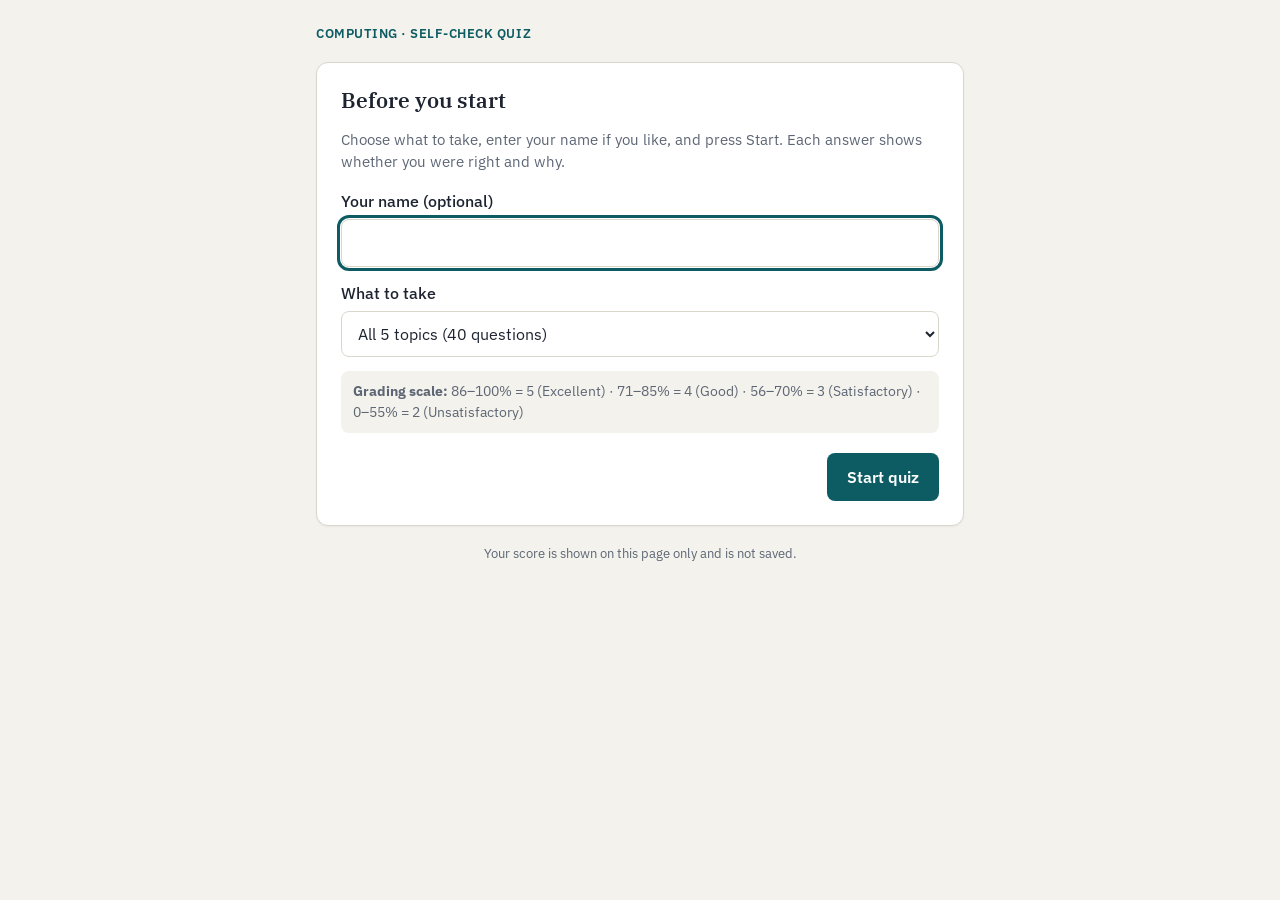
<file: public/assets/aistudio/quiz7_networks_logic_3e7b167e.html>
<!DOCTYPE html>
<html lang="en">
<head>
<meta charset="utf-8">
<meta name="viewport" content="width=device-width, initial-scale=1">
<title>Computing Quiz</title>
<link rel="preconnect" href="https://fonts.gstatic.com" crossorigin>
<link href="https://fonts.googleapis.com/css2?family=IBM+Plex+Sans:wght@400;500;600&family=IBM+Plex+Serif:wght@500;600&display=swap" rel="stylesheet">
<style>
:root {
  --paper: #f4f2ec;
  --card: #ffffff;
  --ink: #1d2430;
  --muted: #5d6675;
  --line: #d9d6cc;
  --accent: #0d5c63;
  --ok: #1e7a4a;
  --ok-bg: #e7f4ec;
  --bad: #b42318;
  --bad-bg: #fbe9e7;
}
* { box-sizing: border-box; }
html, body { margin: 0; padding: 0; }
body {
  background: var(--paper);
  color: var(--ink);
  font-family: "IBM Plex Sans", system-ui, -apple-system, "Segoe UI", sans-serif;
  font-size: 16px;
  line-height: 1.5;
}
.wrap { max-width: 680px; margin: 0 auto; padding: 24px 16px 40px; }
.topbar { display: flex; justify-content: space-between; align-items: center; gap: 12px; flex-wrap: wrap; margin-bottom: 18px; }
.brand { font-size: 13px; letter-spacing: .04em; text-transform: uppercase; color: var(--accent); font-weight: 600; }
.langs { display: inline-flex; border: 1px solid var(--line); border-radius: 8px; overflow: hidden; background: #fff; }
.langs button {
  font: inherit; font-size: 14px; border: none; background: transparent; color: var(--muted);
  padding: 7px 14px; cursor: pointer;
}
.langs button[aria-pressed="true"] { background: var(--accent); color: #fff; font-weight: 600; }
.langs button:focus-visible { outline: 3px solid var(--accent); outline-offset: -3px; }
h1, h2 {
  font-family: "IBM Plex Serif", Georgia, serif;
  font-weight: 600; line-height: 1.25; text-wrap: balance; margin: 0;
}
h1 { font-size: 28px; margin-bottom: 6px; }
h2 { font-size: 21px; margin-bottom: 16px; }
.card {
  background: var(--card); border: 1px solid var(--line); border-radius: 12px;
  padding: 24px; box-shadow: 0 1px 2px rgba(29, 36, 48, .05);
}
.muted { color: var(--muted); font-size: 15px; }
.progress-top { display: flex; justify-content: space-between; gap: 12px; font-size: 14px; color: var(--muted); margin-bottom: 8px; font-variant-numeric: tabular-nums; flex-wrap: wrap; }
.bar { height: 6px; background: var(--line); border-radius: 999px; overflow: hidden; margin-bottom: 22px; }
.bar > div { height: 100%; background: var(--accent); width: 0; transition: width .3s ease; }
label { display: block; font-weight: 500; margin: 14px 0 6px; }
input[type="text"], select {
  width: 100%; font: inherit; padding: 11px 12px; border: 1px solid var(--line);
  border-radius: 8px; background: #fff; color: var(--ink);
}
input[type="text"]:focus-visible, select:focus-visible { outline: 3px solid var(--accent); outline-offset: 1px; }
.btn {
  font: inherit; font-weight: 600; border: none; border-radius: 8px; padding: 12px 20px;
  background: var(--accent); color: #fff; cursor: pointer;
}
.btn:hover { filter: brightness(1.08); }
.btn:focus-visible { outline: 3px solid var(--ink); outline-offset: 2px; }
.btn:disabled { background: #a9b4b6; cursor: not-allowed; filter: none; }
.btn.ghost { background: transparent; color: var(--accent); border: 1px solid var(--accent); }
.options { display: flex; flex-direction: column; gap: 10px; margin: 6px 0 4px; }
.opt {
  display: flex; align-items: flex-start; gap: 12px; width: 100%; text-align: left;
  font: inherit; color: var(--ink); background: #fff; border: 1px solid var(--line);
  border-radius: 8px; padding: 12px 14px; cursor: pointer;
}
.opt:hover:not(:disabled) { border-color: var(--accent); }
.opt:focus-visible { outline: 3px solid var(--accent); outline-offset: 1px; }
.opt:disabled { cursor: default; }
.opt .letter {
  flex: 0 0 26px; height: 26px; border-radius: 6px; display: inline-flex; align-items: center; justify-content: center;
  background: var(--paper); border: 1px solid var(--line); font-weight: 600; font-size: 13px; color: var(--muted);
}
.opt.correct { background: var(--ok-bg); border-color: var(--ok); }
.opt.correct .letter { background: var(--ok); border-color: var(--ok); color: #fff; }
.opt.wrong { background: var(--bad-bg); border-color: var(--bad); }
.opt.wrong .letter { background: var(--bad); border-color: var(--bad); color: #fff; }
.feedback { margin-top: 16px; padding: 12px 14px; border-radius: 8px; font-size: 15px; display: none; }
.feedback.show { display: block; }
.feedback.good { background: var(--ok-bg); color: #145a34; }
.feedback.bad { background: var(--bad-bg); color: #7a1a12; }
.feedback strong { display: block; margin-bottom: 4px; }
.actions { display: flex; justify-content: flex-end; gap: 10px; margin-top: 20px; flex-wrap: wrap; }
.score-big { font-family: "IBM Plex Serif", Georgia, serif; font-size: 44px; font-weight: 600; color: var(--accent); margin: 6px 0 2px; font-variant-numeric: tabular-nums; }
.grade {
  display: inline-block; margin: 8px 0 4px; padding: 6px 12px; border-radius: 999px;
  background: var(--accent); color: #fff; font-weight: 600; font-size: 15px;
}
table { width: 100%; border-collapse: collapse; margin: 8px 0 4px; font-size: 15px; font-variant-numeric: tabular-nums; }
th, td { text-align: left; padding: 8px 6px; border-bottom: 1px solid var(--line); }
th { font-weight: 600; color: var(--muted); font-size: 13px; text-transform: uppercase; letter-spacing: .03em; }
td.num, th.num { text-align: right; }
.review { margin-top: 22px; border-top: 1px solid var(--line); padding-top: 14px; }
.review ol { padding-left: 22px; margin: 8px 0 0; }
.review li { margin-bottom: 14px; }
.review .q { font-weight: 500; }
.review .ans { font-size: 14px; color: var(--muted); margin-top: 2px; }
.review .yes { color: var(--ok); font-weight: 600; }
.review .no { color: var(--bad); font-weight: 600; }
.review .why { font-size: 14px; color: var(--muted); margin-top: 2px; }
.scale { font-size: 14px; color: var(--muted); margin: 14px 0 0; padding: 10px 12px; background: var(--paper); border-radius: 8px; }
.foot { margin-top: 18px; font-size: 13px; color: var(--muted); text-align: center; }
@media (max-width: 420px) { h1 { font-size: 24px; } .card { padding: 18px; } }
@media (prefers-reduced-motion: reduce) { .bar > div { transition: none; } }
.langs{display:none!important}
</style>
</head>
<body>
<div class="wrap">
  <div class="topbar">
    <span class="brand" id="brand"></span>
    <div class="langs" role="group" aria-label="Language">
      <button type="button" id="lang-en" aria-pressed="true">English</button>
      <button type="button" id="lang-uz" aria-pressed="false">O'zbekcha</button>
    </div>
  </div>
  <div id="app" class="card" aria-live="polite"></div>
  <p class="foot" id="foot"></p>
</div>

<script>
const DATA = [{"id": "t1", "label": {"en": "1 · CPU registers and the fetch-decode-execute cycle", "uz": "1 · CPU registers and the fetch-decode-execute cycle"}, "questions": [{"q": {"en": "What does the keyword 'Program Counter (PC)' mean?", "uz": "What does the keyword 'Program Counter (PC)' mean?"}, "opts": {"en": ["a register temporarily storing intermediate results from the ALU", "a register holding the address of the next instruction to be read", "a register holding the address of the memory location being accessed", "a register holding the instruction currently being decoded and executed"], "uz": ["a register temporarily storing intermediate results from the ALU", "a register holding the address of the next instruction to be read", "a register holding the address of the memory location being accessed", "a register holding the instruction currently being decoded and executed"]}, "answer": 1, "explain": {"en": "Program Counter (PC): a register holding the address of the next instruction to be read.", "uz": "Program Counter (PC): a register holding the address of the next instruction to be read."}}, {"q": {"en": "What does the keyword 'Memory Address Register (MAR)' mean?", "uz": "What does the keyword 'Memory Address Register (MAR)' mean?"}, "opts": {"en": ["a register holding the address of the next instruction to be read", "the cycle the CPU repeats to fetch, decode and execute each instruction", "a register holding the address of the memory location being accessed", "a register holding the instruction currently being decoded and executed"], "uz": ["a register holding the address of the next instruction to be read", "the cycle the CPU repeats to fetch, decode and execute each instruction", "a register holding the address of the memory location being accessed", "a register holding the instruction currently being decoded and executed"]}, "answer": 2, "explain": {"en": "Memory Address Register (MAR): a register holding the address of the memory location being accessed.", "uz": "Memory Address Register (MAR): a register holding the address of the memory location being accessed."}}, {"q": {"en": "What does the keyword 'Memory Data Register (MDR)' mean?", "uz": "What does the keyword 'Memory Data Register (MDR)' mean?"}, "opts": {"en": ["the part of an instruction that gives the operation to be carried out, such as ADD", "the cycle the CPU repeats to fetch, decode and execute each instruction", "a register temporarily holding data or instructions moving to or from memory", "a register holding the instruction currently being decoded and executed"], "uz": ["the part of an instruction that gives the operation to be carried out, such as ADD", "the cycle the CPU repeats to fetch, decode and execute each instruction", "a register temporarily holding data or instructions moving to or from memory", "a register holding the instruction currently being decoded and executed"]}, "answer": 2, "explain": {"en": "Memory Data Register (MDR): a register temporarily holding data or instructions moving to or from memory.", "uz": "Memory Data Register (MDR): a register temporarily holding data or instructions moving to or from memory."}}, {"q": {"en": "What does the keyword 'Current Instruction Register (CIR)' mean?", "uz": "What does the keyword 'Current Instruction Register (CIR)' mean?"}, "opts": {"en": ["a register holding the instruction currently being decoded and executed", "a register holding the address of the memory location being accessed", "a register temporarily holding data or instructions moving to or from memory", "the cycle the CPU repeats to fetch, decode and execute each instruction"], "uz": ["a register holding the instruction currently being decoded and executed", "a register holding the address of the memory location being accessed", "a register temporarily holding data or instructions moving to or from memory", "the cycle the CPU repeats to fetch, decode and execute each instruction"]}, "answer": 0, "explain": {"en": "Current Instruction Register (CIR): a register holding the instruction currently being decoded and executed.", "uz": "Current Instruction Register (CIR): a register holding the instruction currently being decoded and executed."}}, {"q": {"en": "What does the keyword 'Accumulator (ACC)' mean?", "uz": "What does the keyword 'Accumulator (ACC)' mean?"}, "opts": {"en": ["a register holding the address of the next instruction to be read", "a register temporarily storing intermediate results from the ALU", "a register holding the instruction currently being decoded and executed", "a register holding the address of the memory location being accessed"], "uz": ["a register holding the address of the next instruction to be read", "a register temporarily storing intermediate results from the ALU", "a register holding the instruction currently being decoded and executed", "a register holding the address of the memory location being accessed"]}, "answer": 1, "explain": {"en": "Accumulator (ACC): a register temporarily storing intermediate results from the ALU.", "uz": "Accumulator (ACC): a register temporarily storing intermediate results from the ALU."}}, {"q": {"en": "What does the keyword 'opcode' mean?", "uz": "What does the keyword 'opcode' mean?"}, "opts": {"en": ["the cycle the CPU repeats to fetch, decode and execute each instruction", "the part of an instruction that gives the operation to be carried out, such as ADD", "a register holding the instruction currently being decoded and executed", "a register temporarily holding data or instructions moving to or from memory"], "uz": ["the cycle the CPU repeats to fetch, decode and execute each instruction", "the part of an instruction that gives the operation to be carried out, such as ADD", "a register holding the instruction currently being decoded and executed", "a register temporarily holding data or instructions moving to or from memory"]}, "answer": 1, "explain": {"en": "opcode: the part of an instruction that gives the operation to be carried out, such as ADD.", "uz": "opcode: the part of an instruction that gives the operation to be carried out, such as ADD."}}, {"q": {"en": "What does the keyword 'operand' mean?", "uz": "What does the keyword 'operand' mean?"}, "opts": {"en": ["the cycle the CPU repeats to fetch, decode and execute", "a register temporarily storing intermediate ALU results", "the register that holds the address of the next instruction", "the data or memory address that an operation acts on"], "uz": ["the cycle the CPU repeats to fetch, decode and execute", "a register temporarily storing intermediate ALU results", "the register that holds the address of the next instruction", "the data or memory address that an operation acts on"]}, "answer": 3, "explain": {"en": "operand: the data or memory address that an operation acts on.", "uz": "operand: the data or memory address that an operation acts on."}}, {"q": {"en": "What does the keyword 'fetch-decode-execute cycle' mean?", "uz": "What does the keyword 'fetch-decode-execute cycle' mean?"}, "opts": {"en": ["the cycle the CPU repeats to fetch, decode and execute each instruction", "a register holding the instruction currently being decoded and executed", "a register temporarily holding data or instructions moving to or from memory", "a register holding the address of the memory location being accessed"], "uz": ["the cycle the CPU repeats to fetch, decode and execute each instruction", "a register holding the instruction currently being decoded and executed", "a register temporarily holding data or instructions moving to or from memory", "a register holding the address of the memory location being accessed"]}, "answer": 0, "explain": {"en": "fetch-decode-execute cycle: the cycle the CPU repeats to fetch, decode and execute each instruction.", "uz": "fetch-decode-execute cycle: the cycle the CPU repeats to fetch, decode and execute each instruction."}}]}, {"id": "t2", "label": {"en": "2 · Network basics and connectivity", "uz": "2 · Network basics and connectivity"}, "questions": [{"q": {"en": "What does the keyword 'network' mean?", "uz": "What does the keyword 'network' mean?"}, "opts": {"en": ["a state in which a device has a working link to the internet", "built so that the network is easy to maintain in the future", "a connection that can send and receive large amounts of data each second", "a set of computing devices connected together by wires or wirelessly"], "uz": ["a state in which a device has a working link to the internet", "built so that the network is easy to maintain in the future", "a connection that can send and receive large amounts of data each second", "a set of computing devices connected together by wires or wirelessly"]}, "answer": 3, "explain": {"en": "network: a set of computing devices connected together by wires or wirelessly.", "uz": "network: a set of computing devices connected together by wires or wirelessly."}}, {"q": {"en": "What does the keyword 'data' mean?", "uz": "What does the keyword 'data' mean?"}, "opts": {"en": ["built so that the network is easy to maintain in the future", "raw facts and figures that have not yet been processed", "a small unit of data packaged to be sent across a network", "electronic signals disrupting the transmission of data"], "uz": ["built so that the network is easy to maintain in the future", "raw facts and figures that have not yet been processed", "a small unit of data packaged to be sent across a network", "electronic signals disrupting the transmission of data"]}, "answer": 1, "explain": {"en": "data: raw facts and figures that have not yet been processed.", "uz": "data: raw facts and figures that have not yet been processed."}}, {"q": {"en": "What does the keyword 'data packet' mean?", "uz": "What does the keyword 'data packet' mean?"}, "opts": {"en": ["a small unit of data packaged to be sent across a network", "a state in which a device has a working link to the internet", "built so that the network is easy to maintain in the future", "electronic signals disrupting the transmission of data"], "uz": ["a small unit of data packaged to be sent across a network", "a state in which a device has a working link to the internet", "built so that the network is easy to maintain in the future", "electronic signals disrupting the transmission of data"]}, "answer": 0, "explain": {"en": "data packet: a small unit of data packaged to be sent across a network.", "uz": "data packet: a small unit of data packaged to be sent across a network."}}, {"q": {"en": "What does the keyword 'sustainably' mean?", "uz": "What does the keyword 'sustainably' mean?"}, "opts": {"en": ["a state in which a device has a working link to the internet", "a small unit of data packaged to be sent across a network", "built so that the network is easy to maintain in the future", "electronic signals disrupting the transmission of data"], "uz": ["a state in which a device has a working link to the internet", "a small unit of data packaged to be sent across a network", "built so that the network is easy to maintain in the future", "electronic signals disrupting the transmission of data"]}, "answer": 2, "explain": {"en": "sustainably: built so that the network is easy to maintain in the future.", "uz": "sustainably: built so that the network is easy to maintain in the future."}}, {"q": {"en": "What does the keyword 'fit for purpose' mean?", "uz": "What does the keyword 'fit for purpose' mean?"}, "opts": {"en": ["electronic signals disrupting the transmission of data", "raw facts and figures that have not yet been processed", "designed very well to serve its intended purpose", "a small unit of data packaged to be sent across a network"], "uz": ["electronic signals disrupting the transmission of data", "raw facts and figures that have not yet been processed", "designed very well to serve its intended purpose", "a small unit of data packaged to be sent across a network"]}, "answer": 2, "explain": {"en": "fit for purpose: designed very well to serve its intended purpose.", "uz": "fit for purpose: designed very well to serve its intended purpose."}}, {"q": {"en": "What does the keyword 'active internet connection' mean?", "uz": "What does the keyword 'active internet connection' mean?"}, "opts": {"en": ["a state in which a device has a working link to the internet", "electronic signals disrupting the transmission of data", "a small unit of data packaged to be sent across a network", "built so that the network is easy to maintain in the future"], "uz": ["a state in which a device has a working link to the internet", "electronic signals disrupting the transmission of data", "a small unit of data packaged to be sent across a network", "built so that the network is easy to maintain in the future"]}, "answer": 0, "explain": {"en": "active internet connection: a state in which a device has a working link to the internet.", "uz": "active internet connection: a state in which a device has a working link to the internet."}}, {"q": {"en": "What does the keyword 'high-bandwidth' mean?", "uz": "What does the keyword 'high-bandwidth' mean?"}, "opts": {"en": ["a set of computing devices connected together by wires or wirelessly", "a state in which a device has a working link to the internet", "built so that the network is easy to maintain in the future", "a connection that can send and receive large amounts of data each second"], "uz": ["a set of computing devices connected together by wires or wirelessly", "a state in which a device has a working link to the internet", "built so that the network is easy to maintain in the future", "a connection that can send and receive large amounts of data each second"]}, "answer": 3, "explain": {"en": "high-bandwidth: a connection that can send and receive large amounts of data each second.", "uz": "high-bandwidth: a connection that can send and receive large amounts of data each second."}}, {"q": {"en": "What does the keyword 'interference' mean?", "uz": "What does the keyword 'interference' mean?"}, "opts": {"en": ["a small unit of data packaged to be sent across a network", "built so that the network is easy to maintain in the future", "electronic signals disrupting the transmission of data", "raw facts and figures that have not yet been processed"], "uz": ["a small unit of data packaged to be sent across a network", "built so that the network is easy to maintain in the future", "electronic signals disrupting the transmission of data", "raw facts and figures that have not yet been processed"]}, "answer": 2, "explain": {"en": "interference: electronic signals disrupting the transmission of data.", "uz": "interference: electronic signals disrupting the transmission of data."}}]}, {"id": "t3", "label": {"en": "3 · Network topologies", "uz": "3 · Network topologies"}, "questions": [{"q": {"en": "What does the keyword 'router' mean?", "uz": "What does the keyword 'router' mean?"}, "opts": {"en": ["a network in which all devices are connected together to form a ring", "a hardware device that connects several networks together", "a diagram showing how devices in a network are connected to each other", "devices all joined to one main cable that runs through the network"], "uz": ["a network in which all devices are connected together to form a ring", "a hardware device that connects several networks together", "a diagram showing how devices in a network are connected to each other", "devices all joined to one main cable that runs through the network"]}, "answer": 1, "explain": {"en": "router: a hardware device that connects several networks together.", "uz": "router: a hardware device that connects several networks together."}}, {"q": {"en": "What does the keyword 'network topology' mean?", "uz": "What does the keyword 'network topology' mean?"}, "opts": {"en": ["a network in which all devices are connected together to form a ring", "an end piece on a cable that absorbs signals so they do not bounce back", "a diagram showing how devices in a network are connected to each other", "when data bumps into other data, which often causes errors or lost data"], "uz": ["a network in which all devices are connected together to form a ring", "an end piece on a cable that absorbs signals so they do not bounce back", "a diagram showing how devices in a network are connected to each other", "when data bumps into other data, which often causes errors or lost data"]}, "answer": 2, "explain": {"en": "network topology: a diagram showing how devices in a network are connected to each other.", "uz": "network topology: a diagram showing how devices in a network are connected to each other."}}, {"q": {"en": "What does the keyword 'bus topology' mean?", "uz": "What does the keyword 'bus topology' mean?"}, "opts": {"en": ["a network in which all devices are connected together to form a ring", "an end piece on a cable that absorbs signals so they do not bounce back", "a diagram showing how devices in a network are connected to each other", "devices all joined to one main cable that runs through the network"], "uz": ["a network in which all devices are connected together to form a ring", "an end piece on a cable that absorbs signals so they do not bounce back", "a diagram showing how devices in a network are connected to each other", "devices all joined to one main cable that runs through the network"]}, "answer": 3, "explain": {"en": "bus topology: devices all joined to one main cable that runs through the network.", "uz": "bus topology: devices all joined to one main cable that runs through the network."}}, {"q": {"en": "What does the keyword 'ring topology' mean?", "uz": "What does the keyword 'ring topology' mean?"}, "opts": {"en": ["a diagram showing how devices in a network are connected to each other", "an end piece on a cable that absorbs signals so they do not bounce back", "devices all joined to one main cable that runs through the network", "a network in which all devices are connected together to form a ring"], "uz": ["a diagram showing how devices in a network are connected to each other", "an end piece on a cable that absorbs signals so they do not bounce back", "devices all joined to one main cable that runs through the network", "a network in which all devices are connected together to form a ring"]}, "answer": 3, "explain": {"en": "ring topology: a network in which all devices are connected together to form a ring.", "uz": "ring topology: a network in which all devices are connected together to form a ring."}}, {"q": {"en": "What does the keyword 'star topology' mean?", "uz": "What does the keyword 'star topology' mean?"}, "opts": {"en": ["a diagram showing how devices in a network are connected to each other", "an end piece on a cable that absorbs signals so they do not bounce back", "a network in which each device is connected separately to a central switch", "when data bumps into other data, which often causes errors or lost data"], "uz": ["a diagram showing how devices in a network are connected to each other", "an end piece on a cable that absorbs signals so they do not bounce back", "a network in which each device is connected separately to a central switch", "when data bumps into other data, which often causes errors or lost data"]}, "answer": 2, "explain": {"en": "star topology: a network in which each device is connected separately to a central switch.", "uz": "star topology: a network in which each device is connected separately to a central switch."}}, {"q": {"en": "What does the keyword 'terminator' mean?", "uz": "What does the keyword 'terminator' mean?"}, "opts": {"en": ["a diagram showing how devices in a network are connected to each other", "a network in which all devices are connected together to form a ring", "an end piece on a cable that absorbs signals so they do not bounce back", "when data bumps into other data, which often causes errors or lost data"], "uz": ["a diagram showing how devices in a network are connected to each other", "a network in which all devices are connected together to form a ring", "an end piece on a cable that absorbs signals so they do not bounce back", "when data bumps into other data, which often causes errors or lost data"]}, "answer": 2, "explain": {"en": "terminator: an end piece on a cable that absorbs signals so they do not bounce back.", "uz": "terminator: an end piece on a cable that absorbs signals so they do not bounce back."}}, {"q": {"en": "What does the keyword 'colliding' mean?", "uz": "What does the keyword 'colliding' mean?"}, "opts": {"en": ["when data bumps into other data, which often causes errors or lost data", "an end piece on a cable that absorbs signals so they do not bounce back", "a network in which all devices are connected together to form a ring", "a diagram showing how devices in a network are connected to each other"], "uz": ["when data bumps into other data, which often causes errors or lost data", "an end piece on a cable that absorbs signals so they do not bounce back", "a network in which all devices are connected together to form a ring", "a diagram showing how devices in a network are connected to each other"]}, "answer": 0, "explain": {"en": "colliding: when data bumps into other data, which often causes errors or lost data.", "uz": "colliding: when data bumps into other data, which often causes errors or lost data."}}, {"q": {"en": "In a star topology, one cable is damaged. What happens?", "uz": "In a star topology, one cable is damaged. What happens?"}, "opts": {"en": ["the whole network stops working at once for everyone", "only the device on that cable loses its connection", "the central switch turns into a bus network", "every device starts sharing one single terminator"], "uz": ["the whole network stops working at once for everyone", "only the device on that cable loses its connection", "the central switch turns into a bus network", "every device starts sharing one single terminator"]}, "answer": 1, "explain": {"en": "In a star topology each device has its own cable to the switch, so only that device is affected.", "uz": "In a star topology each device has its own cable to the switch, so only that device is affected."}}]}, {"id": "t4", "label": {"en": "4 · Machine learning and industry", "uz": "4 · Machine learning and industry"}, "questions": [{"q": {"en": "What does the keyword 'machine learning' mean?", "uz": "What does the keyword 'machine learning' mean?"}, "opts": {"en": ["a software application that uses text to ask questions and help a user", "a technology that uses radio signals to send data to another device", "the ability of a computer system to learn and improve over time", "making products before computerisation, often on human production lines"], "uz": ["a software application that uses text to ask questions and help a user", "a technology that uses radio signals to send data to another device", "the ability of a computer system to learn and improve over time", "making products before computerisation, often on human production lines"]}, "answer": 2, "explain": {"en": "machine learning: the ability of a computer system to learn and improve over time.", "uz": "machine learning: the ability of a computer system to learn and improve over time."}}, {"q": {"en": "What does the keyword 'artificial intelligence (AI)' mean?", "uz": "What does the keyword 'artificial intelligence (AI)' mean?"}, "opts": {"en": ["making products before computerisation, often on human production lines", "a software application that uses text to ask questions and help a user", "rapid change in how society works after new machines and computers arrive", "a computer system's ability to develop its own programming from experience"], "uz": ["making products before computerisation, often on human production lines", "a software application that uses text to ask questions and help a user", "rapid change in how society works after new machines and computers arrive", "a computer system's ability to develop its own programming from experience"]}, "answer": 3, "explain": {"en": "artificial intelligence (AI): a computer system's ability to develop its own programming from experience.", "uz": "artificial intelligence (AI): a computer system's ability to develop its own programming from experience."}}, {"q": {"en": "What does the keyword 'traditional manufacturing' mean?", "uz": "What does the keyword 'traditional manufacturing' mean?"}, "opts": {"en": ["rapid change in how society works after new machines and computers arrive", "making products before computerisation, often on human production lines", "a software application that uses text to ask questions and help a user", "a computer system's ability to develop its own programming from experience"], "uz": ["rapid change in how society works after new machines and computers arrive", "making products before computerisation, often on human production lines", "a software application that uses text to ask questions and help a user", "a computer system's ability to develop its own programming from experience"]}, "answer": 1, "explain": {"en": "traditional manufacturing: making products before computerisation, often on human production lines.", "uz": "traditional manufacturing: making products before computerisation, often on human production lines."}}, {"q": {"en": "What does the keyword 'RFID tags' mean?", "uz": "What does the keyword 'RFID tags' mean?"}, "opts": {"en": ["making products before computerisation, often on human production lines", "a software application that uses text to ask questions and help a user", "the ability of a computer system to learn and improve over time", "a technology that uses radio signals to send data to another device"], "uz": ["making products before computerisation, often on human production lines", "a software application that uses text to ask questions and help a user", "the ability of a computer system to learn and improve over time", "a technology that uses radio signals to send data to another device"]}, "answer": 3, "explain": {"en": "RFID tags: a technology that uses radio signals to send data to another device.", "uz": "RFID tags: a technology that uses radio signals to send data to another device."}}, {"q": {"en": "What does the keyword 'chatbot' mean?", "uz": "What does the keyword 'chatbot' mean?"}, "opts": {"en": ["a software application that uses text to ask questions and help a user", "making products before computerisation, often on human production lines", "rapid change in how society works after new machines and computers arrive", "a technology that uses radio signals to send data to another device"], "uz": ["a software application that uses text to ask questions and help a user", "making products before computerisation, often on human production lines", "rapid change in how society works after new machines and computers arrive", "a technology that uses radio signals to send data to another device"]}, "answer": 0, "explain": {"en": "chatbot: a software application that uses text to ask questions and help a user.", "uz": "chatbot: a software application that uses text to ask questions and help a user."}}, {"q": {"en": "What does the keyword 'industrial revolution' mean?", "uz": "What does the keyword 'industrial revolution' mean?"}, "opts": {"en": ["rapid change in how society works after new machines and computers arrive", "a computer system's ability to develop its own programming from experience", "making products before computerisation, often on human production lines", "a software application that uses text to ask questions and help a user"], "uz": ["rapid change in how society works after new machines and computers arrive", "a computer system's ability to develop its own programming from experience", "making products before computerisation, often on human production lines", "a software application that uses text to ask questions and help a user"]}, "answer": 0, "explain": {"en": "industrial revolution: rapid change in how society works after new machines and computers arrive.", "uz": "industrial revolution: rapid change in how society works after new machines and computers arrive."}}, {"q": {"en": "What does the keyword 'Industry 4.0' mean?", "uz": "What does the keyword 'Industry 4.0' mean?"}, "opts": {"en": ["making products before computerisation, often on human production lines", "how industry combines electronics with new technologies such as AI and robotics", "a software application that uses text to ask questions and help a user", "a computer system's ability to develop its own programming from experience"], "uz": ["making products before computerisation, often on human production lines", "how industry combines electronics with new technologies such as AI and robotics", "a software application that uses text to ask questions and help a user", "a computer system's ability to develop its own programming from experience"]}, "answer": 1, "explain": {"en": "Industry 4.0: how industry combines electronics with new technologies such as AI and robotics.", "uz": "Industry 4.0: how industry combines electronics with new technologies such as AI and robotics."}}, {"q": {"en": "A phone's keyboard suggests the next word and improves the more you type. Which concept does this show?", "uz": "A phone's keyboard suggests the next word and improves the more you type. Which concept does this show?"}, "opts": {"en": ["a program that answers a user's questions only in text", "a factory line that builds products entirely by hand", "a tag that sends data to another device by radio signal", "a computer system that improves over time from experience"], "uz": ["a program that answers a user's questions only in text", "a factory line that builds products entirely by hand", "a tag that sends data to another device by radio signal", "a computer system that improves over time from experience"]}, "answer": 3, "explain": {"en": "This is machine learning: the system learns over time from the experiences it encounters.", "uz": "This is machine learning: the system learns over time from the experiences it encounters."}}]}, {"id": "t5", "label": {"en": "5 · Logic circuits", "uz": "5 · Logic circuits"}, "questions": [{"q": {"en": "What does the keyword 'conditional statement' mean?", "uz": "What does the keyword 'conditional statement' mean?"}, "opts": {"en": ["a gate that outputs True when at least one of its inputs is True", "a check that completes to see whether set criteria are True or False", "a gate that outputs True only when both of its inputs are True", "a combination of logic gates that solves a problem in a digital device"], "uz": ["a gate that outputs True when at least one of its inputs is True", "a check that completes to see whether set criteria are True or False", "a gate that outputs True only when both of its inputs are True", "a combination of logic gates that solves a problem in a digital device"]}, "answer": 1, "explain": {"en": "conditional statement: a check that completes to see whether set criteria are True or False.", "uz": "conditional statement: a check that completes to see whether set criteria are True or False."}}, {"q": {"en": "What does the keyword 'conditional operator' mean?", "uz": "What does the keyword 'conditional operator' mean?"}, "opts": {"en": ["a gate that outputs True only when both of its inputs are True", "a symbol such as >, < or = used to compare two values", "a gate with one input that outputs the opposite of that input", "a circuit that turns one or more inputs into one output"], "uz": ["a gate that outputs True only when both of its inputs are True", "a symbol such as >, < or = used to compare two values", "a gate with one input that outputs the opposite of that input", "a circuit that turns one or more inputs into one output"]}, "answer": 1, "explain": {"en": "conditional operator: a symbol such as >, < or = used to compare two values.", "uz": "conditional operator: a symbol such as >, < or = used to compare two values."}}, {"q": {"en": "What does the keyword 'Boolean expression' mean?", "uz": "What does the keyword 'Boolean expression' mean?"}, "opts": {"en": ["a check that completes to see whether set criteria are True or False", "a combination of logic gates that solves a problem in a digital device", "an expression containing conditional operators that describes a logic circuit", "a gate that outputs True when at least one of its inputs is True"], "uz": ["a check that completes to see whether set criteria are True or False", "a combination of logic gates that solves a problem in a digital device", "an expression containing conditional operators that describes a logic circuit", "a gate that outputs True when at least one of its inputs is True"]}, "answer": 2, "explain": {"en": "Boolean expression: an expression containing conditional operators that describes a logic circuit.", "uz": "Boolean expression: an expression containing conditional operators that describes a logic circuit."}}, {"q": {"en": "What does the keyword 'logic circuit' mean?", "uz": "What does the keyword 'logic circuit' mean?"}, "opts": {"en": ["a gate that outputs True when at least one of its inputs is True", "a check that completes to see whether set criteria are True or False", "an expression containing conditional operators that describes a logic circuit", "a combination of logic gates that solves a problem in a digital device"], "uz": ["a gate that outputs True when at least one of its inputs is True", "a check that completes to see whether set criteria are True or False", "an expression containing conditional operators that describes a logic circuit", "a combination of logic gates that solves a problem in a digital device"]}, "answer": 3, "explain": {"en": "logic circuit: a combination of logic gates that solves a problem in a digital device.", "uz": "logic circuit: a combination of logic gates that solves a problem in a digital device."}}, {"q": {"en": "What does the keyword 'logic gate' mean?", "uz": "What does the keyword 'logic gate' mean?"}, "opts": {"en": ["a combination of logic gates that solves a problem in a device", "a symbol such as >, < or = used to compare two values", "a check that completes to see whether criteria are True or False", "a circuit that turns one or more inputs into one output"], "uz": ["a combination of logic gates that solves a problem in a device", "a symbol such as >, < or = used to compare two values", "a check that completes to see whether criteria are True or False", "a circuit that turns one or more inputs into one output"]}, "answer": 3, "explain": {"en": "logic gate: a circuit that turns one or more inputs into one output.", "uz": "logic gate: a circuit that turns one or more inputs into one output."}}, {"q": {"en": "What does the keyword 'AND gate' mean?", "uz": "What does the keyword 'AND gate' mean?"}, "opts": {"en": ["a gate that outputs True only when both of its inputs are True", "a gate with one input that outputs the opposite of that input", "a gate that outputs True when at least one of its inputs is True", "a check that completes to see whether set criteria are True or False"], "uz": ["a gate that outputs True only when both of its inputs are True", "a gate with one input that outputs the opposite of that input", "a gate that outputs True when at least one of its inputs is True", "a check that completes to see whether set criteria are True or False"]}, "answer": 0, "explain": {"en": "AND gate: a gate that outputs True only when both of its inputs are True.", "uz": "AND gate: a gate that outputs True only when both of its inputs are True."}}, {"q": {"en": "What does the keyword 'OR gate' mean?", "uz": "What does the keyword 'OR gate' mean?"}, "opts": {"en": ["a gate that outputs True when at least one of its inputs is True", "a check that completes to see whether set criteria are True or False", "a gate that outputs True only when both of its inputs are True", "a gate with one input that outputs the opposite of that input"], "uz": ["a gate that outputs True when at least one of its inputs is True", "a check that completes to see whether set criteria are True or False", "a gate that outputs True only when both of its inputs are True", "a gate with one input that outputs the opposite of that input"]}, "answer": 0, "explain": {"en": "OR gate: a gate that outputs True when at least one of its inputs is True.", "uz": "OR gate: a gate that outputs True when at least one of its inputs is True."}}, {"q": {"en": "What does the keyword 'NOT gate' mean?", "uz": "What does the keyword 'NOT gate' mean?"}, "opts": {"en": ["a gate with one input that outputs the opposite of that input", "a gate that outputs True when at least one of its inputs is True", "a check that completes to see whether set criteria are True or False", "a gate that outputs True only when both of its inputs are True"], "uz": ["a gate with one input that outputs the opposite of that input", "a gate that outputs True when at least one of its inputs is True", "a check that completes to see whether set criteria are True or False", "a gate that outputs True only when both of its inputs are True"]}, "answer": 0, "explain": {"en": "NOT gate: a gate with one input that outputs the opposite of that input.", "uz": "NOT gate: a gate with one input that outputs the opposite of that input."}}]}];

const UI = {
  en: {
    brand: "Computing · Self-check quiz",
    start_h: "Before you start",
    start_p: "Choose what to take, enter your name if you like, and press Start. Each answer shows whether you were right and why.",
    name: "Your name (optional)",
    scope: "What to take",
    all: "All 5 topics (40 questions)",
    start: "Start quiz",
    next: "Next question",
    finish: "See results",
    right: "Correct!",
    wrong: "Not quite.",
    answer: "The correct answer is",
    question_of: (i, n) => "Question " + i + " of " + n,
    result_h: "Your result",
    well_done: (name) => "Well done, " + name + "!",
    score: "Score",
    pct: "correct",
    grade: "Grade",
    by_topic: "By topic",
    topic: "Topic",
    right_col: "Correct",
    review: "Review your answers",
    you_chose: "Your answer",
    none: "No answer",
    try_again: "Try again",
    change: "Change topics",
    scale_h: "Grading scale",
    scale: "86–100% = 5 (Excellent) · 71–85% = 4 (Good) · 56–70% = 3 (Satisfactory) · 0–55% = 2 (Unsatisfactory)",
    foot: "Your score is shown on this page only and is not saved.",
    msg_hi: "Excellent. You know this material very well.",
    msg_mid: "Good work. Review the questions you missed below.",
    msg_lo: "Keep practising. Read the explanations below, then try again.",
    g: { 5: "Excellent", 4: "Good", 3: "Satisfactory", 2: "Unsatisfactory" },
  },
  uz: {
    brand: "6-sinf informatika · O'z-o'zini tekshirish testi",
    start_h: "Boshlashdan oldin",
    start_p: "Qaysi mavzudan test ishlashni tanlang, xohlasangiz ismingizni yozing va Boshlash tugmasini bosing. Har bir javobdan keyin to'g'ri yoki noto'g'ri ekani va sababi ko'rsatiladi.",
    name: "Ismingiz (ixtiyoriy)",
    scope: "Qaysi mavzudan",
    all: "Barcha 5 mavzu (40 savol)",
    start: "Testni boshlash",
    next: "Keyingi savol",
    finish: "Natijani ko'rish",
    right: "To'g'ri!",
    wrong: "Noto'g'ri.",
    answer: "To'g'ri javob",
    question_of: (i, n) => i + "-savol, jami " + n,
    result_h: "Natijangiz",
    well_done: (name) => "Barakalla, " + name + "!",
    score: "Ball",
    pct: "to'g'ri",
    grade: "Baho",
    by_topic: "Mavzular bo'yicha",
    topic: "Mavzu",
    right_col: "To'g'ri",
    review: "Javoblaringizni ko'rib chiqing",
    you_chose: "Sizning javobingiz",
    none: "Javob berilmagan",
    try_again: "Qayta ishlash",
    change: "Mavzuni o'zgartirish",
    scale_h: "Baholash shkalasi",
    scale: "86–100% = 5 (a'lo) · 71–85% = 4 (yaxshi) · 56–70% = 3 (qoniqarli) · 0–55% = 2 (qoniqarsiz)",
    foot: "Natijangiz faqat shu sahifada ko'rinadi va saqlanmaydi.",
    msg_hi: "A'lo. Bu mavzuni juda yaxshi bilasiz.",
    msg_mid: "Yaxshi natija. Xato qilgan savollaringizni pastda ko'rib chiqing.",
    msg_lo: "Mashq qiling. Pastdagi izohlarni o'qib, qayta ishlang.",
    g: { 5: "a'lo", 4: "yaxshi", 3: "qoniqarli", 2: "qoniqarsiz" },
  },
};

const LETTERS = ["A", "B", "C", "D"];
let lang = "en";
let state = { screen: "start", name: "", scope: "all", qs: [], i: 0, answers: [] };

const app = document.getElementById("app");

function t(key) { return UI[lang][key]; }

function el(tag, cls, text) {
  const e = document.createElement(tag);
  if (cls) e.className = cls;
  if (text !== undefined && text !== null) e.textContent = text;
  return e;
}

function shuffle(arr) {
  const a = arr.slice();
  for (let i = a.length - 1; i > 0; i--) {
    const j = Math.floor(Math.random() * (i + 1));
    [a[i], a[j]] = [a[j], a[i]];
  }
  return a;
}

function gradeOf(pct) {
  if (pct >= 86) return 5;
  if (pct >= 71) return 4;
  if (pct >= 56) return 3;
  return 2;
}

function topicById(id) { return DATA.find((x) => x.id === id); }

function setStaticText() {
  document.getElementById("brand").textContent = UI[lang].brand;
  document.getElementById("foot").textContent = UI[lang].foot;
  document.documentElement.lang = lang === "uz" ? "uz" : "en";
  document.getElementById("lang-en").setAttribute("aria-pressed", String(lang === "en"));
  document.getElementById("lang-uz").setAttribute("aria-pressed", String(lang === "uz"));
}

function setLang(l) {
  lang = l;
  setStaticText();
  render();
}

function render() {
  if (state.screen === "start") renderStart();
  else if (state.screen === "quiz") renderQuestion();
  else renderResults();
}

function startQuiz(scope) {
  const pool = [];
  const topics = scope === "all" ? DATA : DATA.filter((x) => x.id === scope);
  topics.forEach((tp) => tp.questions.forEach((q) => pool.push({ topic: tp.id, q, order: shuffle([0, 1, 2, 3]) })));
  state = { screen: "quiz", name: state.name, scope, qs: scope === "all" ? shuffle(pool) : pool, i: 0, answers: [] };
  render();
}

function renderStart() {
  app.textContent = "";
  app.append(el("h2", null, t("start_h")), el("p", "muted", t("start_p")));

  const nameLabel = el("label", null, t("name"));
  nameLabel.setAttribute("for", "name");
  const nameInput = el("input");
  nameInput.type = "text";
  nameInput.id = "name";
  nameInput.maxLength = 40;
  nameInput.value = state.name;

  const scopeLabel = el("label", null, t("scope"));
  scopeLabel.setAttribute("for", "scope");
  const sel = el("select");
  sel.id = "scope";
  const optAll = el("option", null, t("all"));
  optAll.value = "all";
  sel.appendChild(optAll);
  DATA.forEach((tp) => {
    const o = el("option", null, tp.label[lang] + " (" + tp.questions.length + ")");
    o.value = tp.id;
    sel.appendChild(o);
  });
  sel.value = state.scope;

  const scale = el("div", "scale");
  scale.append(el("strong", null, t("scale_h") + ": "), el("span", null, t("scale")));

  const actions = el("div", "actions");
  const btn = el("button", "btn", t("start"));
  btn.type = "button";
  btn.addEventListener("click", () => {
    state.name = nameInput.value.trim();
    startQuiz(sel.value);
  });
  actions.appendChild(btn);

  app.append(nameLabel, nameInput, scopeLabel, sel, scale, actions);
  nameInput.focus();
}

function renderQuestion() {
  app.textContent = "";
  const n = state.qs.length;
  const item = state.qs[state.i];
  const q = item.q;
  const tp = topicById(item.topic);
  const prev = state.answers[state.i];

  const top = el("div", "progress-top");
  top.append(el("span", null, tp.label[lang]), el("span", null, t("question_of")(state.i + 1, n)));
  const bar = el("div", "bar");
  const fill = el("div");
  fill.style.width = (state.i / n * 100) + "%";
  bar.appendChild(fill);

  const h = el("h2", null, q.q[lang]);
  const opts = el("div", "options");
  const buttons = [];
  const fb = el("div", "feedback");
  const next = el("button", "btn", state.i === n - 1 ? t("finish") : t("next"));
  next.type = "button";
  next.disabled = !prev;

  const correctPos = item.order.indexOf(q.answer);

  function showAnswer(chosenPos) {
    const orig = item.order[chosenPos];
    const right = orig === q.answer;
    buttons.forEach((b, k) => {
      b.disabled = true;
      if (k === correctPos) b.classList.add("correct");
    });
    if (!right) buttons[chosenPos].classList.add("wrong");
    fb.className = "feedback show " + (right ? "good" : "bad");
    fb.textContent = "";
    fb.append(
      el("strong", null, right ? t("right") : t("wrong") + " " + t("answer") + ": " + LETTERS[correctPos] + ") " + q.opts[lang][q.answer]),
      el("span", null, q.explain[lang])
    );
    next.disabled = false;
  }

  item.order.forEach((orig, pos) => {
    const b = el("button", "opt");
    b.type = "button";
    b.append(el("span", "letter", LETTERS[pos]), el("span", null, q.opts[lang][orig]));
    b.addEventListener("click", () => {
      if (state.answers[state.i]) return;
      state.answers[state.i] = { chosenPos: pos, right: orig === q.answer, topic: item.topic };
      showAnswer(pos);
      next.focus();
    });
    buttons.push(b);
    opts.appendChild(b);
  });

  if (prev) showAnswer(prev.chosenPos);

  next.addEventListener("click", () => {
    if (state.i === n - 1) { renderResults(); return; }
    state.i++;
    renderQuestion();
  });

  const actions = el("div", "actions");
  actions.appendChild(next);
  app.append(top, bar, h, opts, fb, actions);
}

function renderResults() {
  app.textContent = "";
  const n = state.qs.length;
  const score = state.answers.filter((a) => a && a.right).length;
  const pct = Math.round(score / n * 100);
  const g = gradeOf(pct);
  const msg = pct >= 86 ? t("msg_hi") : (pct >= 56 ? t("msg_mid") : t("msg_lo"));

  app.append(el("h2", null, state.name ? t("well_done")(state.name) : t("result_h")));
  app.append(el("div", "score-big", score + " / " + n));
  app.append(el("p", "muted", pct + "% " + t("pct") + ". " + msg));
  app.append(el("div", "grade", t("grade") + ": " + g + " · " + UI[lang].g[g]));

  // Per-topic breakdown
  const scopeTopics = state.scope === "all" ? DATA : DATA.filter((x) => x.id === state.scope);
  const tbl = el("table");
  const thead = el("tr");
  thead.append(el("th", null, t("topic")), el("th", "num", t("right_col")), el("th", "num", "%"), el("th", "num", t("grade")));
  tbl.appendChild(thead);
  scopeTopics.forEach((tp) => {
    const idxs = state.qs.map((it, k) => (it.topic === tp.id ? k : -1)).filter((k) => k >= 0);
    const right = idxs.filter((k) => state.answers[k] && state.answers[k].right).length;
    const tot = idxs.length;
    const p = tot ? Math.round(right / tot * 100) : 0;
    const tr = el("tr");
    tr.append(el("td", null, tp.label[lang]), el("td", "num", right + " / " + tot), el("td", "num", p + "%"), el("td", "num", String(gradeOf(p))));
    tbl.appendChild(tr);
  });
  app.append(tbl);

  // Review
  const review = el("div", "review");
  review.append(el("h2", null, t("review")));
  const ol = el("ol");
  state.qs.forEach((item, k) => {
    const q = item.q;
    const a = state.answers[k];
    const li = el("li");
    li.append(el("div", "q", q.q[lang]));
    const chosenText = a ? q.opts[lang][item.order[a.chosenPos]] : t("none");
    const ans = el("div", "ans");
    ans.append(
      el("span", a && a.right ? "yes" : "no", a && a.right ? t("right") : t("wrong")),
      el("span", null, " · " + t("you_chose") + ": " + chosenText + " · " + t("answer") + ": " + q.opts[lang][q.answer])
    );
    li.append(ans, el("div", "why", q.explain[lang]));
    ol.appendChild(li);
  });
  review.appendChild(ol);
  app.appendChild(review);

  const actions = el("div", "actions");
  const again = el("button", "btn", t("try_again"));
  again.type = "button";
  again.addEventListener("click", () => startQuiz(state.scope));
  const change = el("button", "btn ghost", t("change"));
  change.type = "button";
  change.addEventListener("click", () => { state.screen = "start"; render(); });
  actions.append(change, again);
  app.appendChild(actions);
}

document.getElementById("lang-en").addEventListener("click", () => setLang("en"));
document.getElementById("lang-uz").addEventListener("click", () => setLang("uz"));
setStaticText();
state.screen = "start";
render();
</script>
</body>
</html>
</file>
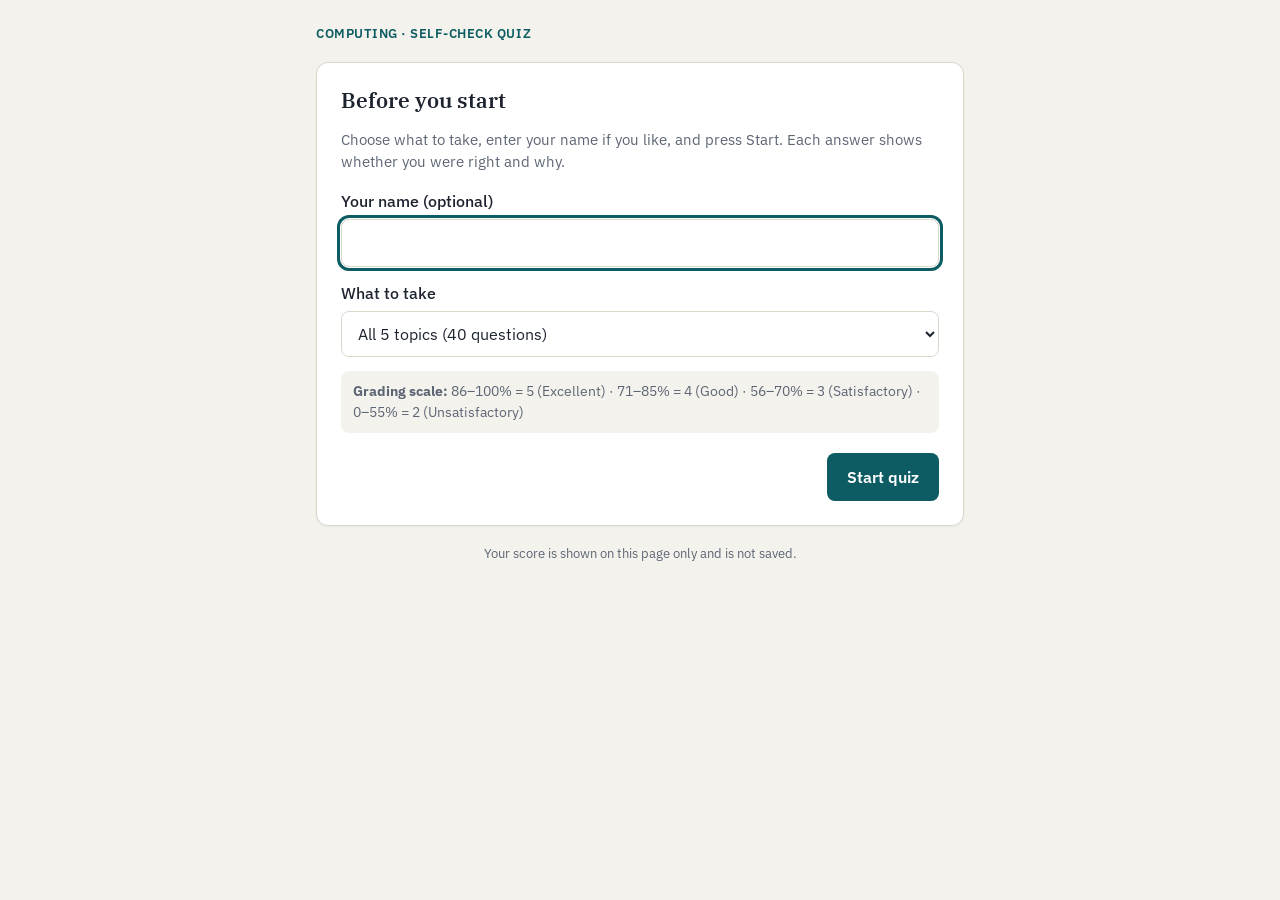
<file: public/assets/aistudio/quiz7_networks_utilities_357a1ab9.html>
<!DOCTYPE html>
<html lang="en">
<head>
<meta charset="utf-8">
<meta name="viewport" content="width=device-width, initial-scale=1">
<title>Computing Quiz</title>
<link rel="preconnect" href="https://fonts.gstatic.com" crossorigin>
<link href="https://fonts.googleapis.com/css2?family=IBM+Plex+Sans:wght@400;500;600&family=IBM+Plex+Serif:wght@500;600&display=swap" rel="stylesheet">
<style>
:root {
  --paper: #f4f2ec;
  --card: #ffffff;
  --ink: #1d2430;
  --muted: #5d6675;
  --line: #d9d6cc;
  --accent: #0d5c63;
  --ok: #1e7a4a;
  --ok-bg: #e7f4ec;
  --bad: #b42318;
  --bad-bg: #fbe9e7;
}
* { box-sizing: border-box; }
html, body { margin: 0; padding: 0; }
body {
  background: var(--paper);
  color: var(--ink);
  font-family: "IBM Plex Sans", system-ui, -apple-system, "Segoe UI", sans-serif;
  font-size: 16px;
  line-height: 1.5;
}
.wrap { max-width: 680px; margin: 0 auto; padding: 24px 16px 40px; }
.topbar { display: flex; justify-content: space-between; align-items: center; gap: 12px; flex-wrap: wrap; margin-bottom: 18px; }
.brand { font-size: 13px; letter-spacing: .04em; text-transform: uppercase; color: var(--accent); font-weight: 600; }
.langs { display: inline-flex; border: 1px solid var(--line); border-radius: 8px; overflow: hidden; background: #fff; }
.langs button {
  font: inherit; font-size: 14px; border: none; background: transparent; color: var(--muted);
  padding: 7px 14px; cursor: pointer;
}
.langs button[aria-pressed="true"] { background: var(--accent); color: #fff; font-weight: 600; }
.langs button:focus-visible { outline: 3px solid var(--accent); outline-offset: -3px; }
h1, h2 {
  font-family: "IBM Plex Serif", Georgia, serif;
  font-weight: 600; line-height: 1.25; text-wrap: balance; margin: 0;
}
h1 { font-size: 28px; margin-bottom: 6px; }
h2 { font-size: 21px; margin-bottom: 16px; }
.card {
  background: var(--card); border: 1px solid var(--line); border-radius: 12px;
  padding: 24px; box-shadow: 0 1px 2px rgba(29, 36, 48, .05);
}
.muted { color: var(--muted); font-size: 15px; }
.progress-top { display: flex; justify-content: space-between; gap: 12px; font-size: 14px; color: var(--muted); margin-bottom: 8px; font-variant-numeric: tabular-nums; flex-wrap: wrap; }
.bar { height: 6px; background: var(--line); border-radius: 999px; overflow: hidden; margin-bottom: 22px; }
.bar > div { height: 100%; background: var(--accent); width: 0; transition: width .3s ease; }
label { display: block; font-weight: 500; margin: 14px 0 6px; }
input[type="text"], select {
  width: 100%; font: inherit; padding: 11px 12px; border: 1px solid var(--line);
  border-radius: 8px; background: #fff; color: var(--ink);
}
input[type="text"]:focus-visible, select:focus-visible { outline: 3px solid var(--accent); outline-offset: 1px; }
.btn {
  font: inherit; font-weight: 600; border: none; border-radius: 8px; padding: 12px 20px;
  background: var(--accent); color: #fff; cursor: pointer;
}
.btn:hover { filter: brightness(1.08); }
.btn:focus-visible { outline: 3px solid var(--ink); outline-offset: 2px; }
.btn:disabled { background: #a9b4b6; cursor: not-allowed; filter: none; }
.btn.ghost { background: transparent; color: var(--accent); border: 1px solid var(--accent); }
.options { display: flex; flex-direction: column; gap: 10px; margin: 6px 0 4px; }
.opt {
  display: flex; align-items: flex-start; gap: 12px; width: 100%; text-align: left;
  font: inherit; color: var(--ink); background: #fff; border: 1px solid var(--line);
  border-radius: 8px; padding: 12px 14px; cursor: pointer;
}
.opt:hover:not(:disabled) { border-color: var(--accent); }
.opt:focus-visible { outline: 3px solid var(--accent); outline-offset: 1px; }
.opt:disabled { cursor: default; }
.opt .letter {
  flex: 0 0 26px; height: 26px; border-radius: 6px; display: inline-flex; align-items: center; justify-content: center;
  background: var(--paper); border: 1px solid var(--line); font-weight: 600; font-size: 13px; color: var(--muted);
}
.opt.correct { background: var(--ok-bg); border-color: var(--ok); }
.opt.correct .letter { background: var(--ok); border-color: var(--ok); color: #fff; }
.opt.wrong { background: var(--bad-bg); border-color: var(--bad); }
.opt.wrong .letter { background: var(--bad); border-color: var(--bad); color: #fff; }
.feedback { margin-top: 16px; padding: 12px 14px; border-radius: 8px; font-size: 15px; display: none; }
.feedback.show { display: block; }
.feedback.good { background: var(--ok-bg); color: #145a34; }
.feedback.bad { background: var(--bad-bg); color: #7a1a12; }
.feedback strong { display: block; margin-bottom: 4px; }
.actions { display: flex; justify-content: flex-end; gap: 10px; margin-top: 20px; flex-wrap: wrap; }
.score-big { font-family: "IBM Plex Serif", Georgia, serif; font-size: 44px; font-weight: 600; color: var(--accent); margin: 6px 0 2px; font-variant-numeric: tabular-nums; }
.grade {
  display: inline-block; margin: 8px 0 4px; padding: 6px 12px; border-radius: 999px;
  background: var(--accent); color: #fff; font-weight: 600; font-size: 15px;
}
table { width: 100%; border-collapse: collapse; margin: 8px 0 4px; font-size: 15px; font-variant-numeric: tabular-nums; }
th, td { text-align: left; padding: 8px 6px; border-bottom: 1px solid var(--line); }
th { font-weight: 600; color: var(--muted); font-size: 13px; text-transform: uppercase; letter-spacing: .03em; }
td.num, th.num { text-align: right; }
.review { margin-top: 22px; border-top: 1px solid var(--line); padding-top: 14px; }
.review ol { padding-left: 22px; margin: 8px 0 0; }
.review li { margin-bottom: 14px; }
.review .q { font-weight: 500; }
.review .ans { font-size: 14px; color: var(--muted); margin-top: 2px; }
.review .yes { color: var(--ok); font-weight: 600; }
.review .no { color: var(--bad); font-weight: 600; }
.review .why { font-size: 14px; color: var(--muted); margin-top: 2px; }
.scale { font-size: 14px; color: var(--muted); margin: 14px 0 0; padding: 10px 12px; background: var(--paper); border-radius: 8px; }
.foot { margin-top: 18px; font-size: 13px; color: var(--muted); text-align: center; }
@media (max-width: 420px) { h1 { font-size: 24px; } .card { padding: 18px; } }
@media (prefers-reduced-motion: reduce) { .bar > div { transition: none; } }
.langs{display:none!important}
</style>
</head>
<body>
<div class="wrap">
  <div class="topbar">
    <span class="brand" id="brand"></span>
    <div class="langs" role="group" aria-label="Language">
      <button type="button" id="lang-en" aria-pressed="true">English</button>
      <button type="button" id="lang-uz" aria-pressed="false">O'zbekcha</button>
    </div>
  </div>
  <div id="app" class="card" aria-live="polite"></div>
  <p class="foot" id="foot"></p>
</div>

<script>
const DATA = [{"id": "t1", "label": {"en": "1 · TCP/IP protocol", "uz": "1 · TCP/IP protocol"}, "questions": [{"q": {"en": "What does the keyword 'protocol' mean?", "uz": "What does the keyword 'protocol' mean?"}, "opts": {"en": ["small unit of data that is packaged to be sent across a network", "agreed rules that computers follow to communicate over a network", "part of a URL that specifies the location on the internet", "HTTP with extra encryption added to improve security"], "uz": ["small unit of data that is packaged to be sent across a network", "agreed rules that computers follow to communicate over a network", "part of a URL that specifies the location on the internet", "HTTP with extra encryption added to improve security"]}, "answer": 1, "explain": {"en": "protocol: agreed rules that computers follow to communicate over a network.", "uz": "protocol: agreed rules that computers follow to communicate over a network."}}, {"q": {"en": "What does the keyword 'TCP/IP' mean?", "uz": "What does the keyword 'TCP/IP' mean?"}, "opts": {"en": ["part of a URL that specifies the location on the internet", "HTTP with extra encryption added to improve security", "rules that govern how computers communicate over a network", "small unit of data that is packaged to be sent across a network"], "uz": ["part of a URL that specifies the location on the internet", "HTTP with extra encryption added to improve security", "rules that govern how computers communicate over a network", "small unit of data that is packaged to be sent across a network"]}, "answer": 2, "explain": {"en": "TCP/IP: rules that govern how computers communicate over a network.", "uz": "TCP/IP: rules that govern how computers communicate over a network."}}, {"q": {"en": "What does the keyword 'data packet' mean?", "uz": "What does the keyword 'data packet' mean?"}, "opts": {"en": ["part of a URL that specifies the location on the internet", "rules that govern how computers communicate over a network", "small unit of data that is packaged to be sent across a network", "agreed rules that computers follow to communicate over a network"], "uz": ["part of a URL that specifies the location on the internet", "rules that govern how computers communicate over a network", "small unit of data that is packaged to be sent across a network", "agreed rules that computers follow to communicate over a network"]}, "answer": 2, "explain": {"en": "data packet: small unit of data that is packaged to be sent across a network.", "uz": "data packet: small unit of data that is packaged to be sent across a network."}}, {"q": {"en": "What does the keyword 'IP address' mean?", "uz": "What does the keyword 'IP address' mean?"}, "opts": {"en": ["a unique number assigned to a computer on a network", "a set of rules for communicating with web servers", "part of a URL that specifies the location on the internet", "HTTP with extra encryption added to improve security"], "uz": ["a unique number assigned to a computer on a network", "a set of rules for communicating with web servers", "part of a URL that specifies the location on the internet", "HTTP with extra encryption added to improve security"]}, "answer": 0, "explain": {"en": "IP address: a unique number assigned to a computer on a network.", "uz": "IP address: a unique number assigned to a computer on a network."}}, {"q": {"en": "What does the keyword 'HTTP' mean?", "uz": "What does the keyword 'HTTP' mean?"}, "opts": {"en": ["part of a URL that specifies the location on the internet", "a set of rules for communicating with web servers", "a device that stores and manages files for a network", "a unique number assigned to a computer on a network"], "uz": ["part of a URL that specifies the location on the internet", "a set of rules for communicating with web servers", "a device that stores and manages files for a network", "a unique number assigned to a computer on a network"]}, "answer": 1, "explain": {"en": "HTTP: a set of rules for communicating with web servers.", "uz": "HTTP: a set of rules for communicating with web servers."}}, {"q": {"en": "What does the keyword 'HTTPS' mean?", "uz": "What does the keyword 'HTTPS' mean?"}, "opts": {"en": ["software that lets users send and receive text messages", "HTTP with extra encryption added to improve security", "a unique number assigned to a computer on a network", "part of a URL that specifies the location on the internet"], "uz": ["software that lets users send and receive text messages", "HTTP with extra encryption added to improve security", "a unique number assigned to a computer on a network", "part of a URL that specifies the location on the internet"]}, "answer": 1, "explain": {"en": "HTTPS: HTTP with extra encryption added to improve security.", "uz": "HTTPS: HTTP with extra encryption added to improve security."}}, {"q": {"en": "What does the keyword 'domain name' mean?", "uz": "What does the keyword 'domain name' mean?"}, "opts": {"en": ["HTTP with extra encryption added to improve security", "a unique number assigned to a computer on a network", "rules that govern how computers communicate over a network", "part of a URL that specifies the location on the internet"], "uz": ["HTTP with extra encryption added to improve security", "a unique number assigned to a computer on a network", "rules that govern how computers communicate over a network", "part of a URL that specifies the location on the internet"]}, "answer": 3, "explain": {"en": "domain name: part of a URL that specifies the location on the internet.", "uz": "domain name: part of a URL that specifies the location on the internet."}}, {"q": {"en": "What does the keyword 'dropped packet' mean?", "uz": "What does the keyword 'dropped packet' mean?"}, "opts": {"en": ["a packet that did not reach its destination", "a set of rules for communicating with web servers", "HTTP with extra encryption added to improve security", "a unique number assigned to a computer on a network"], "uz": ["a packet that did not reach its destination", "a set of rules for communicating with web servers", "HTTP with extra encryption added to improve security", "a unique number assigned to a computer on a network"]}, "answer": 0, "explain": {"en": "dropped packet: a packet that did not reach its destination.", "uz": "dropped packet: a packet that did not reach its destination."}}]}, {"id": "t2", "label": {"en": "2 · Utility programs", "uz": "2 · Utility programs"}, "questions": [{"q": {"en": "What does the keyword 'operating system' mean?", "uz": "What does the keyword 'operating system' mean?"}, "opts": {"en": ["software that operates a hardware device connected to a computer", "any type of software that secures and protects a digital device", "reorganising files on a hard drive so each file's parts sit together", "software that manages hardware and gives applications a platform to run"], "uz": ["software that operates a hardware device connected to a computer", "any type of software that secures and protects a digital device", "reorganising files on a hard drive so each file's parts sit together", "software that manages hardware and gives applications a platform to run"]}, "answer": 3, "explain": {"en": "operating system: software that manages hardware and gives applications a platform to run.", "uz": "operating system: software that manages hardware and gives applications a platform to run."}}, {"q": {"en": "What does the keyword 'utilities software' mean?", "uz": "What does the keyword 'utilities software' mean?"}, "opts": {"en": ["pieces of a file scattered across a hard disc when it is saved", "software that helps keep a digital device running smoothly", "a device detected and set up automatically, with no human help", "step-by-step instructions to solve a particular problem"], "uz": ["pieces of a file scattered across a hard disc when it is saved", "software that helps keep a digital device running smoothly", "a device detected and set up automatically, with no human help", "step-by-step instructions to solve a particular problem"]}, "answer": 1, "explain": {"en": "utilities software: software that helps keep a digital device running smoothly.", "uz": "utilities software: software that helps keep a digital device running smoothly."}}, {"q": {"en": "What does the keyword 'device driver' mean?", "uz": "What does the keyword 'device driver' mean?"}, "opts": {"en": ["software that operates a hardware device connected to a computer", "a device detected and set up automatically, with no human help", "any type of software that secures and protects a digital device", "pieces of a file scattered across a hard disc when it is saved"], "uz": ["software that operates a hardware device connected to a computer", "a device detected and set up automatically, with no human help", "any type of software that secures and protects a digital device", "pieces of a file scattered across a hard disc when it is saved"]}, "answer": 0, "explain": {"en": "device driver: software that operates a hardware device connected to a computer.", "uz": "device driver: software that operates a hardware device connected to a computer."}}, {"q": {"en": "What does the keyword 'plug-and-play device' mean?", "uz": "What does the keyword 'plug-and-play device' mean?"}, "opts": {"en": ["pieces of a file scattered across a hard disc when it is saved", "any type of software that secures and protects a digital device", "a device detected and set up automatically, with no human help", "software that operates a hardware device connected to a computer"], "uz": ["pieces of a file scattered across a hard disc when it is saved", "any type of software that secures and protects a digital device", "a device detected and set up automatically, with no human help", "software that operates a hardware device connected to a computer"]}, "answer": 2, "explain": {"en": "plug-and-play device: a device detected and set up automatically, with no human help.", "uz": "plug-and-play device: a device detected and set up automatically, with no human help."}}, {"q": {"en": "What does the keyword 'security software' mean?", "uz": "What does the keyword 'security software' mean?"}, "opts": {"en": ["a device detected and set up automatically, with no human help", "pieces of a file scattered across a hard disc when it is saved", "any type of software that secures and protects a digital device", "software that operates a hardware device connected to a computer"], "uz": ["a device detected and set up automatically, with no human help", "pieces of a file scattered across a hard disc when it is saved", "any type of software that secures and protects a digital device", "software that operates a hardware device connected to a computer"]}, "answer": 2, "explain": {"en": "security software: any type of software that secures and protects a digital device.", "uz": "security software: any type of software that secures and protects a digital device."}}, {"q": {"en": "What does the keyword 'defragmentation' mean?", "uz": "What does the keyword 'defragmentation' mean?"}, "opts": {"en": ["reorganising files on a hard drive so each file's parts sit together", "any type of software that secures and protects a digital device", "software that operates a hardware device connected to a computer", "software that manages hardware and gives applications a platform to run"], "uz": ["reorganising files on a hard drive so each file's parts sit together", "any type of software that secures and protects a digital device", "software that operates a hardware device connected to a computer", "software that manages hardware and gives applications a platform to run"]}, "answer": 0, "explain": {"en": "defragmentation: reorganising files on a hard drive so each file's parts sit together.", "uz": "defragmentation: reorganising files on a hard drive so each file's parts sit together."}}, {"q": {"en": "What does the keyword 'fragmentation' mean?", "uz": "What does the keyword 'fragmentation' mean?"}, "opts": {"en": ["a device detected and set up automatically, with no human help", "any type of software that secures and protects a digital device", "software that operates a hardware device connected to a computer", "pieces of a file scattered across a hard disc when it is saved"], "uz": ["a device detected and set up automatically, with no human help", "any type of software that secures and protects a digital device", "software that operates a hardware device connected to a computer", "pieces of a file scattered across a hard disc when it is saved"]}, "answer": 3, "explain": {"en": "fragmentation: pieces of a file scattered across a hard disc when it is saved.", "uz": "fragmentation: pieces of a file scattered across a hard disc when it is saved."}}, {"q": {"en": "What does the keyword 'algorithm' mean?", "uz": "What does the keyword 'algorithm' mean?"}, "opts": {"en": ["a device detected and set up automatically, with no human help", "pieces of a file scattered across a hard disc when it is saved", "step-by-step instructions to solve a particular problem", "software that helps keep a digital device running smoothly"], "uz": ["a device detected and set up automatically, with no human help", "pieces of a file scattered across a hard disc when it is saved", "step-by-step instructions to solve a particular problem", "software that helps keep a digital device running smoothly"]}, "answer": 2, "explain": {"en": "algorithm: step-by-step instructions to solve a particular problem.", "uz": "algorithm: step-by-step instructions to solve a particular problem."}}]}, {"id": "t3", "label": {"en": "3 · Parity checking", "uz": "3 · Parity checking"}, "questions": [{"q": {"en": "What does the keyword 'parity-checking' mean?", "uz": "What does the keyword 'parity-checking' mean?"}, "opts": {"en": ["an agreed checking method where the total number of 1s must be odd", "a type of error check that ensures data was transmitted correctly", "an agreed checking method where the total number of 1s must be even", "a bit added to a byte to make the total number of 1s even or odd"], "uz": ["an agreed checking method where the total number of 1s must be odd", "a type of error check that ensures data was transmitted correctly", "an agreed checking method where the total number of 1s must be even", "a bit added to a byte to make the total number of 1s even or odd"]}, "answer": 1, "explain": {"en": "parity-checking: a type of error check that ensures data was transmitted correctly.", "uz": "parity-checking: a type of error check that ensures data was transmitted correctly."}}, {"q": {"en": "What does the keyword 'byte' mean?", "uz": "What does the keyword 'byte' mean?"}, "opts": {"en": ["an agreed checking method for data transmission", "a single binary digit, either a 0 or a 1", "eight bits of data, such as the pattern 01010011", "a unique number given to a device on a network"], "uz": ["an agreed checking method for data transmission", "a single binary digit, either a 0 or a 1", "eight bits of data, such as the pattern 01010011", "a unique number given to a device on a network"]}, "answer": 2, "explain": {"en": "byte: eight bits of data, such as the pattern 01010011.", "uz": "byte: eight bits of data, such as the pattern 01010011."}}, {"q": {"en": "What does the keyword 'parity bit' mean?", "uz": "What does the keyword 'parity bit' mean?"}, "opts": {"en": ["a type of error check that ensures data was transmitted correctly", "an agreed checking method where the total number of 1s must be even", "an agreed checking method where the total number of 1s must be odd", "a bit added to a byte to make the total number of 1s even or odd"], "uz": ["a type of error check that ensures data was transmitted correctly", "an agreed checking method where the total number of 1s must be even", "an agreed checking method where the total number of 1s must be odd", "a bit added to a byte to make the total number of 1s even or odd"]}, "answer": 3, "explain": {"en": "parity bit: a bit added to a byte to make the total number of 1s even or odd.", "uz": "parity bit: a bit added to a byte to make the total number of 1s even or odd."}}, {"q": {"en": "What does the keyword 'even parity' mean?", "uz": "What does the keyword 'even parity' mean?"}, "opts": {"en": ["an agreed checking method where the total number of 1s must be odd", "a bit added to a byte to make the total number of 1s even or odd", "a type of error check that ensures data was transmitted correctly", "an agreed checking method where the total number of 1s must be even"], "uz": ["an agreed checking method where the total number of 1s must be odd", "a bit added to a byte to make the total number of 1s even or odd", "a type of error check that ensures data was transmitted correctly", "an agreed checking method where the total number of 1s must be even"]}, "answer": 3, "explain": {"en": "even parity: an agreed checking method where the total number of 1s must be even.", "uz": "even parity: an agreed checking method where the total number of 1s must be even."}}, {"q": {"en": "What does the keyword 'odd parity' mean?", "uz": "What does the keyword 'odd parity' mean?"}, "opts": {"en": ["a bit added to a byte to make the total number of 1s even or odd", "a type of error check that ensures data was transmitted correctly", "an agreed checking method where the total number of 1s must be odd", "an agreed checking method where the total number of 1s must be even"], "uz": ["a bit added to a byte to make the total number of 1s even or odd", "a type of error check that ensures data was transmitted correctly", "an agreed checking method where the total number of 1s must be odd", "an agreed checking method where the total number of 1s must be even"]}, "answer": 2, "explain": {"en": "odd parity: an agreed checking method where the total number of 1s must be odd.", "uz": "odd parity: an agreed checking method where the total number of 1s must be odd."}}, {"q": {"en": "A parity check reports an error in a byte. What does the check NOT tell the receiver?", "uz": "A parity check reports an error in a byte. What does the check NOT tell the receiver?"}, "opts": {"en": ["that the count of 1s is wrong", "that the data must be re-sent", "which exact bit is wrong", "that an error has occurred"], "uz": ["that the count of 1s is wrong", "that the data must be re-sent", "which exact bit is wrong", "that an error has occurred"]}, "answer": 2, "explain": {"en": "A parity check only shows that an error exists; it cannot identify which bit is incorrect.", "uz": "A parity check only shows that an error exists; it cannot identify which bit is incorrect."}}, {"q": {"en": "Two devices agree to use even parity. Which received byte shows an error?", "uz": "Two devices agree to use even parity. Which received byte shows an error?"}, "opts": {"en": ["a byte with seven 1s", "a byte with four 1s", "a byte with six 1s", "a byte with two 1s"], "uz": ["a byte with seven 1s", "a byte with four 1s", "a byte with six 1s", "a byte with two 1s"]}, "answer": 0, "explain": {"en": "Even parity needs an even count of 1s. Seven is odd, so this byte shows an error.", "uz": "Even parity needs an even count of 1s. Seven is odd, so this byte shows an error."}}, {"q": {"en": "Two devices agree to use odd parity. Which received byte shows an error?", "uz": "Two devices agree to use odd parity. Which received byte shows an error?"}, "opts": {"en": ["a byte with five 1s", "a byte with four 1s", "a byte with seven 1s", "a byte with three 1s"], "uz": ["a byte with five 1s", "a byte with four 1s", "a byte with seven 1s", "a byte with three 1s"]}, "answer": 1, "explain": {"en": "Odd parity needs an odd count of 1s. Four is even, so this byte shows an error.", "uz": "Odd parity needs an odd count of 1s. Four is even, so this byte shows an error."}}]}, {"id": "t4", "label": {"en": "4 · Security", "uz": "4 · Security"}, "questions": [{"q": {"en": "What does the keyword 'dataset' mean?", "uz": "What does the keyword 'dataset' mean?"}, "opts": {"en": ["trying many password combinations, from a large list, until one works", "an account with top-level access to change settings and manage users", "a collection of related information that a computer can manipulate", "someone who tries to gain unauthorised access to a computer or network"], "uz": ["trying many password combinations, from a large list, until one works", "an account with top-level access to change settings and manage users", "a collection of related information that a computer can manipulate", "someone who tries to gain unauthorised access to a computer or network"]}, "answer": 2, "explain": {"en": "dataset: a collection of related information that a computer can manipulate.", "uz": "dataset: a collection of related information that a computer can manipulate."}}, {"q": {"en": "What does the keyword 'administrator' mean?", "uz": "What does the keyword 'administrator' mean?"}, "opts": {"en": ["a collection of related information that a computer can manipulate", "someone who tries to gain unauthorised access to a computer or network", "trying many password combinations, from a large list, until one works", "an account with top-level access to change settings and manage users"], "uz": ["a collection of related information that a computer can manipulate", "someone who tries to gain unauthorised access to a computer or network", "trying many password combinations, from a large list, until one works", "an account with top-level access to change settings and manage users"]}, "answer": 3, "explain": {"en": "administrator: an account with top-level access to change settings and manage users.", "uz": "administrator: an account with top-level access to change settings and manage users."}}, {"q": {"en": "What does the keyword 'firewall' mean?", "uz": "What does the keyword 'firewall' mean?"}, "opts": {"en": ["signing in with two types of checks, such as a password and a one-time code", "hardware or software that checks network traffic and blocks suspicious activity", "a security method that identifies people by a physical attribute or behaviour", "someone who tries to gain unauthorised access to a computer or network"], "uz": ["signing in with two types of checks, such as a password and a one-time code", "hardware or software that checks network traffic and blocks suspicious activity", "a security method that identifies people by a physical attribute or behaviour", "someone who tries to gain unauthorised access to a computer or network"]}, "answer": 1, "explain": {"en": "firewall: hardware or software that checks network traffic and blocks suspicious activity.", "uz": "firewall: hardware or software that checks network traffic and blocks suspicious activity."}}, {"q": {"en": "What does the keyword 'brute-force attack' mean?", "uz": "What does the keyword 'brute-force attack' mean?"}, "opts": {"en": ["someone who tries to gain unauthorised access to a computer or network", "an account with top-level access to change settings and manage users", "a collection of related information that a computer can manipulate", "trying many password combinations, from a large list, until one works"], "uz": ["someone who tries to gain unauthorised access to a computer or network", "an account with top-level access to change settings and manage users", "a collection of related information that a computer can manipulate", "trying many password combinations, from a large list, until one works"]}, "answer": 3, "explain": {"en": "brute-force attack: trying many password combinations, from a large list, until one works.", "uz": "brute-force attack: trying many password combinations, from a large list, until one works."}}, {"q": {"en": "What does the keyword 'hacker' mean?", "uz": "What does the keyword 'hacker' mean?"}, "opts": {"en": ["someone who tries to gain unauthorised access to a computer or network", "trying many password combinations, from a large list, until one works", "a collection of related information that a computer can manipulate", "an account with top-level access to change settings and manage users"], "uz": ["someone who tries to gain unauthorised access to a computer or network", "trying many password combinations, from a large list, until one works", "a collection of related information that a computer can manipulate", "an account with top-level access to change settings and manage users"]}, "answer": 0, "explain": {"en": "hacker: someone who tries to gain unauthorised access to a computer or network.", "uz": "hacker: someone who tries to gain unauthorised access to a computer or network."}}, {"q": {"en": "What does the keyword 'biometric security' mean?", "uz": "What does the keyword 'biometric security' mean?"}, "opts": {"en": ["a security method that identifies people by a physical attribute or behaviour", "hardware or software that checks network traffic and blocks suspicious activity", "signing in with two types of checks, such as a password and a one-time code", "someone who tries to gain unauthorised access to a computer or network"], "uz": ["a security method that identifies people by a physical attribute or behaviour", "hardware or software that checks network traffic and blocks suspicious activity", "signing in with two types of checks, such as a password and a one-time code", "someone who tries to gain unauthorised access to a computer or network"]}, "answer": 0, "explain": {"en": "biometric security: a security method that identifies people by a physical attribute or behaviour.", "uz": "biometric security: a security method that identifies people by a physical attribute or behaviour."}}, {"q": {"en": "What does the keyword 'two-factor authentication' mean?", "uz": "What does the keyword 'two-factor authentication' mean?"}, "opts": {"en": ["hardware or software that checks network traffic and blocks suspicious activity", "signing in with two types of checks, such as a password and a one-time code", "someone who tries to gain unauthorised access to a computer or network", "a security method that identifies people by a physical attribute or behaviour"], "uz": ["hardware or software that checks network traffic and blocks suspicious activity", "signing in with two types of checks, such as a password and a one-time code", "someone who tries to gain unauthorised access to a computer or network", "a security method that identifies people by a physical attribute or behaviour"]}, "answer": 1, "explain": {"en": "two-factor authentication: signing in with two types of checks, such as a password and a one-time code.", "uz": "two-factor authentication: signing in with two types of checks, such as a password and a one-time code."}}, {"q": {"en": "What does the keyword 'password policy' mean?", "uz": "What does the keyword 'password policy' mean?"}, "opts": {"en": ["trying many password combinations, from a large list, until one works", "a collection of related information that a computer can manipulate", "an account with top-level access to change settings and manage users", "a set of rules that makes users create strong passwords"], "uz": ["trying many password combinations, from a large list, until one works", "a collection of related information that a computer can manipulate", "an account with top-level access to change settings and manage users", "a set of rules that makes users create strong passwords"]}, "answer": 3, "explain": {"en": "password policy: a set of rules that makes users create strong passwords.", "uz": "password policy: a set of rules that makes users create strong passwords."}}]}, {"id": "t5", "label": {"en": "5 · Network scalability", "uz": "5 · Network scalability"}, "questions": [{"q": {"en": "What does the keyword 'network scalability' mean?", "uz": "What does the keyword 'network scalability' mean?"}, "opts": {"en": ["the physical and logical layout of a network, which affects how it grows", "the ability to add users, devices and traffic without losing performance", "an IP protocol that provides a virtually unlimited number of IP addresses", "dividing a network into logical segments to manage addresses efficiently"], "uz": ["the physical and logical layout of a network, which affects how it grows", "the ability to add users, devices and traffic without losing performance", "an IP protocol that provides a virtually unlimited number of IP addresses", "dividing a network into logical segments to manage addresses efficiently"]}, "answer": 1, "explain": {"en": "network scalability: the ability to add users, devices and traffic without losing performance.", "uz": "network scalability: the ability to add users, devices and traffic without losing performance."}}, {"q": {"en": "What does the keyword 'bottleneck' mean?", "uz": "What does the keyword 'bottleneck' mean?"}, "opts": {"en": ["devices where cards or modules can be added instead of full replacement", "a point where traffic slows because bandwidth is insufficient", "unused switch ports for easily connecting new computers or printers", "backup pathways and hardware so traffic reroutes if a part fails"], "uz": ["devices where cards or modules can be added instead of full replacement", "a point where traffic slows because bandwidth is insufficient", "unused switch ports for easily connecting new computers or printers", "backup pathways and hardware so traffic reroutes if a part fails"]}, "answer": 1, "explain": {"en": "bottleneck: a point where traffic slows because bandwidth is insufficient.", "uz": "bottleneck: a point where traffic slows because bandwidth is insufficient."}}, {"q": {"en": "What does the keyword 'spare ports' mean?", "uz": "What does the keyword 'spare ports' mean?"}, "opts": {"en": ["devices where cards or modules can be added instead of full replacement", "backup pathways and hardware so traffic reroutes if a part fails", "unused switch ports for easily connecting new computers or printers", "dividing a network into logical segments to manage addresses efficiently"], "uz": ["devices where cards or modules can be added instead of full replacement", "backup pathways and hardware so traffic reroutes if a part fails", "unused switch ports for easily connecting new computers or printers", "dividing a network into logical segments to manage addresses efficiently"]}, "answer": 2, "explain": {"en": "spare ports: unused switch ports for easily connecting new computers or printers.", "uz": "spare ports: unused switch ports for easily connecting new computers or printers."}}, {"q": {"en": "What does the keyword 'modularity' mean?", "uz": "What does the keyword 'modularity' mean?"}, "opts": {"en": ["the ability to add users, devices and traffic without losing performance", "dividing a network into logical segments to manage addresses efficiently", "the physical and logical layout of a network, which affects how it grows", "devices where cards or modules can be added instead of full replacement"], "uz": ["the ability to add users, devices and traffic without losing performance", "dividing a network into logical segments to manage addresses efficiently", "the physical and logical layout of a network, which affects how it grows", "devices where cards or modules can be added instead of full replacement"]}, "answer": 3, "explain": {"en": "modularity: devices where cards or modules can be added instead of full replacement.", "uz": "modularity: devices where cards or modules can be added instead of full replacement."}}, {"q": {"en": "What does the keyword 'subnetting' mean?", "uz": "What does the keyword 'subnetting' mean?"}, "opts": {"en": ["the physical and logical layout of a network, which affects how it grows", "an IP protocol that provides a virtually unlimited number of IP addresses", "the ability to add users, devices and traffic without losing performance", "dividing a network into logical segments to manage addresses efficiently"], "uz": ["the physical and logical layout of a network, which affects how it grows", "an IP protocol that provides a virtually unlimited number of IP addresses", "the ability to add users, devices and traffic without losing performance", "dividing a network into logical segments to manage addresses efficiently"]}, "answer": 3, "explain": {"en": "subnetting: dividing a network into logical segments to manage addresses efficiently.", "uz": "subnetting: dividing a network into logical segments to manage addresses efficiently."}}, {"q": {"en": "What does the keyword 'IPv6' mean?", "uz": "What does the keyword 'IPv6' mean?"}, "opts": {"en": ["an IP protocol that provides a virtually unlimited number of IP addresses", "dividing a network into logical segments to manage addresses efficiently", "the ability to add users, devices and traffic without losing performance", "the physical and logical layout of a network, which affects how it grows"], "uz": ["an IP protocol that provides a virtually unlimited number of IP addresses", "dividing a network into logical segments to manage addresses efficiently", "the ability to add users, devices and traffic without losing performance", "the physical and logical layout of a network, which affects how it grows"]}, "answer": 0, "explain": {"en": "IPv6: an IP protocol that provides a virtually unlimited number of IP addresses.", "uz": "IPv6: an IP protocol that provides a virtually unlimited number of IP addresses."}}, {"q": {"en": "What does the keyword 'redundancy' mean?", "uz": "What does the keyword 'redundancy' mean?"}, "opts": {"en": ["backup pathways and hardware so traffic reroutes if a part fails", "devices where cards or modules can be added instead of full replacement", "a point where traffic slows because bandwidth is insufficient", "unused switch ports for easily connecting new computers or printers"], "uz": ["backup pathways and hardware so traffic reroutes if a part fails", "devices where cards or modules can be added instead of full replacement", "a point where traffic slows because bandwidth is insufficient", "unused switch ports for easily connecting new computers or printers"]}, "answer": 0, "explain": {"en": "redundancy: backup pathways and hardware so traffic reroutes if a part fails.", "uz": "redundancy: backup pathways and hardware so traffic reroutes if a part fails."}}, {"q": {"en": "What does the keyword 'topology' mean?", "uz": "What does the keyword 'topology' mean?"}, "opts": {"en": ["the physical and logical layout of a network, which affects how it grows", "the ability to add users, devices and traffic without losing performance", "an IP protocol that provides a virtually unlimited number of IP addresses", "dividing a network into logical segments to manage addresses efficiently"], "uz": ["the physical and logical layout of a network, which affects how it grows", "the ability to add users, devices and traffic without losing performance", "an IP protocol that provides a virtually unlimited number of IP addresses", "dividing a network into logical segments to manage addresses efficiently"]}, "answer": 0, "explain": {"en": "topology: the physical and logical layout of a network, which affects how it grows.", "uz": "topology: the physical and logical layout of a network, which affects how it grows."}}]}];

const UI = {
  en: {
    brand: "Computing · Self-check quiz",
    start_h: "Before you start",
    start_p: "Choose what to take, enter your name if you like, and press Start. Each answer shows whether you were right and why.",
    name: "Your name (optional)",
    scope: "What to take",
    all: "All 5 topics (40 questions)",
    start: "Start quiz",
    next: "Next question",
    finish: "See results",
    right: "Correct!",
    wrong: "Not quite.",
    answer: "The correct answer is",
    question_of: (i, n) => "Question " + i + " of " + n,
    result_h: "Your result",
    well_done: (name) => "Well done, " + name + "!",
    score: "Score",
    pct: "correct",
    grade: "Grade",
    by_topic: "By topic",
    topic: "Topic",
    right_col: "Correct",
    review: "Review your answers",
    you_chose: "Your answer",
    none: "No answer",
    try_again: "Try again",
    change: "Change topics",
    scale_h: "Grading scale",
    scale: "86–100% = 5 (Excellent) · 71–85% = 4 (Good) · 56–70% = 3 (Satisfactory) · 0–55% = 2 (Unsatisfactory)",
    foot: "Your score is shown on this page only and is not saved.",
    msg_hi: "Excellent. You know this material very well.",
    msg_mid: "Good work. Review the questions you missed below.",
    msg_lo: "Keep practising. Read the explanations below, then try again.",
    g: { 5: "Excellent", 4: "Good", 3: "Satisfactory", 2: "Unsatisfactory" },
  },
  uz: {
    brand: "6-sinf informatika · O'z-o'zini tekshirish testi",
    start_h: "Boshlashdan oldin",
    start_p: "Qaysi mavzudan test ishlashni tanlang, xohlasangiz ismingizni yozing va Boshlash tugmasini bosing. Har bir javobdan keyin to'g'ri yoki noto'g'ri ekani va sababi ko'rsatiladi.",
    name: "Ismingiz (ixtiyoriy)",
    scope: "Qaysi mavzudan",
    all: "Barcha 5 mavzu (40 savol)",
    start: "Testni boshlash",
    next: "Keyingi savol",
    finish: "Natijani ko'rish",
    right: "To'g'ri!",
    wrong: "Noto'g'ri.",
    answer: "To'g'ri javob",
    question_of: (i, n) => i + "-savol, jami " + n,
    result_h: "Natijangiz",
    well_done: (name) => "Barakalla, " + name + "!",
    score: "Ball",
    pct: "to'g'ri",
    grade: "Baho",
    by_topic: "Mavzular bo'yicha",
    topic: "Mavzu",
    right_col: "To'g'ri",
    review: "Javoblaringizni ko'rib chiqing",
    you_chose: "Sizning javobingiz",
    none: "Javob berilmagan",
    try_again: "Qayta ishlash",
    change: "Mavzuni o'zgartirish",
    scale_h: "Baholash shkalasi",
    scale: "86–100% = 5 (a'lo) · 71–85% = 4 (yaxshi) · 56–70% = 3 (qoniqarli) · 0–55% = 2 (qoniqarsiz)",
    foot: "Natijangiz faqat shu sahifada ko'rinadi va saqlanmaydi.",
    msg_hi: "A'lo. Bu mavzuni juda yaxshi bilasiz.",
    msg_mid: "Yaxshi natija. Xato qilgan savollaringizni pastda ko'rib chiqing.",
    msg_lo: "Mashq qiling. Pastdagi izohlarni o'qib, qayta ishlang.",
    g: { 5: "a'lo", 4: "yaxshi", 3: "qoniqarli", 2: "qoniqarsiz" },
  },
};

const LETTERS = ["A", "B", "C", "D"];
let lang = "en";
let state = { screen: "start", name: "", scope: "all", qs: [], i: 0, answers: [] };

const app = document.getElementById("app");

function t(key) { return UI[lang][key]; }

function el(tag, cls, text) {
  const e = document.createElement(tag);
  if (cls) e.className = cls;
  if (text !== undefined && text !== null) e.textContent = text;
  return e;
}

function shuffle(arr) {
  const a = arr.slice();
  for (let i = a.length - 1; i > 0; i--) {
    const j = Math.floor(Math.random() * (i + 1));
    [a[i], a[j]] = [a[j], a[i]];
  }
  return a;
}

function gradeOf(pct) {
  if (pct >= 86) return 5;
  if (pct >= 71) return 4;
  if (pct >= 56) return 3;
  return 2;
}

function topicById(id) { return DATA.find((x) => x.id === id); }

function setStaticText() {
  document.getElementById("brand").textContent = UI[lang].brand;
  document.getElementById("foot").textContent = UI[lang].foot;
  document.documentElement.lang = lang === "uz" ? "uz" : "en";
  document.getElementById("lang-en").setAttribute("aria-pressed", String(lang === "en"));
  document.getElementById("lang-uz").setAttribute("aria-pressed", String(lang === "uz"));
}

function setLang(l) {
  lang = l;
  setStaticText();
  render();
}

function render() {
  if (state.screen === "start") renderStart();
  else if (state.screen === "quiz") renderQuestion();
  else renderResults();
}

function startQuiz(scope) {
  const pool = [];
  const topics = scope === "all" ? DATA : DATA.filter((x) => x.id === scope);
  topics.forEach((tp) => tp.questions.forEach((q) => pool.push({ topic: tp.id, q, order: shuffle([0, 1, 2, 3]) })));
  state = { screen: "quiz", name: state.name, scope, qs: scope === "all" ? shuffle(pool) : pool, i: 0, answers: [] };
  render();
}

function renderStart() {
  app.textContent = "";
  app.append(el("h2", null, t("start_h")), el("p", "muted", t("start_p")));

  const nameLabel = el("label", null, t("name"));
  nameLabel.setAttribute("for", "name");
  const nameInput = el("input");
  nameInput.type = "text";
  nameInput.id = "name";
  nameInput.maxLength = 40;
  nameInput.value = state.name;

  const scopeLabel = el("label", null, t("scope"));
  scopeLabel.setAttribute("for", "scope");
  const sel = el("select");
  sel.id = "scope";
  const optAll = el("option", null, t("all"));
  optAll.value = "all";
  sel.appendChild(optAll);
  DATA.forEach((tp) => {
    const o = el("option", null, tp.label[lang] + " (" + tp.questions.length + ")");
    o.value = tp.id;
    sel.appendChild(o);
  });
  sel.value = state.scope;

  const scale = el("div", "scale");
  scale.append(el("strong", null, t("scale_h") + ": "), el("span", null, t("scale")));

  const actions = el("div", "actions");
  const btn = el("button", "btn", t("start"));
  btn.type = "button";
  btn.addEventListener("click", () => {
    state.name = nameInput.value.trim();
    startQuiz(sel.value);
  });
  actions.appendChild(btn);

  app.append(nameLabel, nameInput, scopeLabel, sel, scale, actions);
  nameInput.focus();
}

function renderQuestion() {
  app.textContent = "";
  const n = state.qs.length;
  const item = state.qs[state.i];
  const q = item.q;
  const tp = topicById(item.topic);
  const prev = state.answers[state.i];

  const top = el("div", "progress-top");
  top.append(el("span", null, tp.label[lang]), el("span", null, t("question_of")(state.i + 1, n)));
  const bar = el("div", "bar");
  const fill = el("div");
  fill.style.width = (state.i / n * 100) + "%";
  bar.appendChild(fill);

  const h = el("h2", null, q.q[lang]);
  const opts = el("div", "options");
  const buttons = [];
  const fb = el("div", "feedback");
  const next = el("button", "btn", state.i === n - 1 ? t("finish") : t("next"));
  next.type = "button";
  next.disabled = !prev;

  const correctPos = item.order.indexOf(q.answer);

  function showAnswer(chosenPos) {
    const orig = item.order[chosenPos];
    const right = orig === q.answer;
    buttons.forEach((b, k) => {
      b.disabled = true;
      if (k === correctPos) b.classList.add("correct");
    });
    if (!right) buttons[chosenPos].classList.add("wrong");
    fb.className = "feedback show " + (right ? "good" : "bad");
    fb.textContent = "";
    fb.append(
      el("strong", null, right ? t("right") : t("wrong") + " " + t("answer") + ": " + LETTERS[correctPos] + ") " + q.opts[lang][q.answer]),
      el("span", null, q.explain[lang])
    );
    next.disabled = false;
  }

  item.order.forEach((orig, pos) => {
    const b = el("button", "opt");
    b.type = "button";
    b.append(el("span", "letter", LETTERS[pos]), el("span", null, q.opts[lang][orig]));
    b.addEventListener("click", () => {
      if (state.answers[state.i]) return;
      state.answers[state.i] = { chosenPos: pos, right: orig === q.answer, topic: item.topic };
      showAnswer(pos);
      next.focus();
    });
    buttons.push(b);
    opts.appendChild(b);
  });

  if (prev) showAnswer(prev.chosenPos);

  next.addEventListener("click", () => {
    if (state.i === n - 1) { renderResults(); return; }
    state.i++;
    renderQuestion();
  });

  const actions = el("div", "actions");
  actions.appendChild(next);
  app.append(top, bar, h, opts, fb, actions);
}

function renderResults() {
  app.textContent = "";
  const n = state.qs.length;
  const score = state.answers.filter((a) => a && a.right).length;
  const pct = Math.round(score / n * 100);
  const g = gradeOf(pct);
  const msg = pct >= 86 ? t("msg_hi") : (pct >= 56 ? t("msg_mid") : t("msg_lo"));

  app.append(el("h2", null, state.name ? t("well_done")(state.name) : t("result_h")));
  app.append(el("div", "score-big", score + " / " + n));
  app.append(el("p", "muted", pct + "% " + t("pct") + ". " + msg));
  app.append(el("div", "grade", t("grade") + ": " + g + " · " + UI[lang].g[g]));

  // Per-topic breakdown
  const scopeTopics = state.scope === "all" ? DATA : DATA.filter((x) => x.id === state.scope);
  const tbl = el("table");
  const thead = el("tr");
  thead.append(el("th", null, t("topic")), el("th", "num", t("right_col")), el("th", "num", "%"), el("th", "num", t("grade")));
  tbl.appendChild(thead);
  scopeTopics.forEach((tp) => {
    const idxs = state.qs.map((it, k) => (it.topic === tp.id ? k : -1)).filter((k) => k >= 0);
    const right = idxs.filter((k) => state.answers[k] && state.answers[k].right).length;
    const tot = idxs.length;
    const p = tot ? Math.round(right / tot * 100) : 0;
    const tr = el("tr");
    tr.append(el("td", null, tp.label[lang]), el("td", "num", right + " / " + tot), el("td", "num", p + "%"), el("td", "num", String(gradeOf(p))));
    tbl.appendChild(tr);
  });
  app.append(tbl);

  // Review
  const review = el("div", "review");
  review.append(el("h2", null, t("review")));
  const ol = el("ol");
  state.qs.forEach((item, k) => {
    const q = item.q;
    const a = state.answers[k];
    const li = el("li");
    li.append(el("div", "q", q.q[lang]));
    const chosenText = a ? q.opts[lang][item.order[a.chosenPos]] : t("none");
    const ans = el("div", "ans");
    ans.append(
      el("span", a && a.right ? "yes" : "no", a && a.right ? t("right") : t("wrong")),
      el("span", null, " · " + t("you_chose") + ": " + chosenText + " · " + t("answer") + ": " + q.opts[lang][q.answer])
    );
    li.append(ans, el("div", "why", q.explain[lang]));
    ol.appendChild(li);
  });
  review.appendChild(ol);
  app.appendChild(review);

  const actions = el("div", "actions");
  const again = el("button", "btn", t("try_again"));
  again.type = "button";
  again.addEventListener("click", () => startQuiz(state.scope));
  const change = el("button", "btn ghost", t("change"));
  change.type = "button";
  change.addEventListener("click", () => { state.screen = "start"; render(); });
  actions.append(change, again);
  app.appendChild(actions);
}

document.getElementById("lang-en").addEventListener("click", () => setLang("en"));
document.getElementById("lang-uz").addEventListener("click", () => setLang("uz"));
setStaticText();
state.screen = "start";
render();
</script>
</body>
</html>
</file>
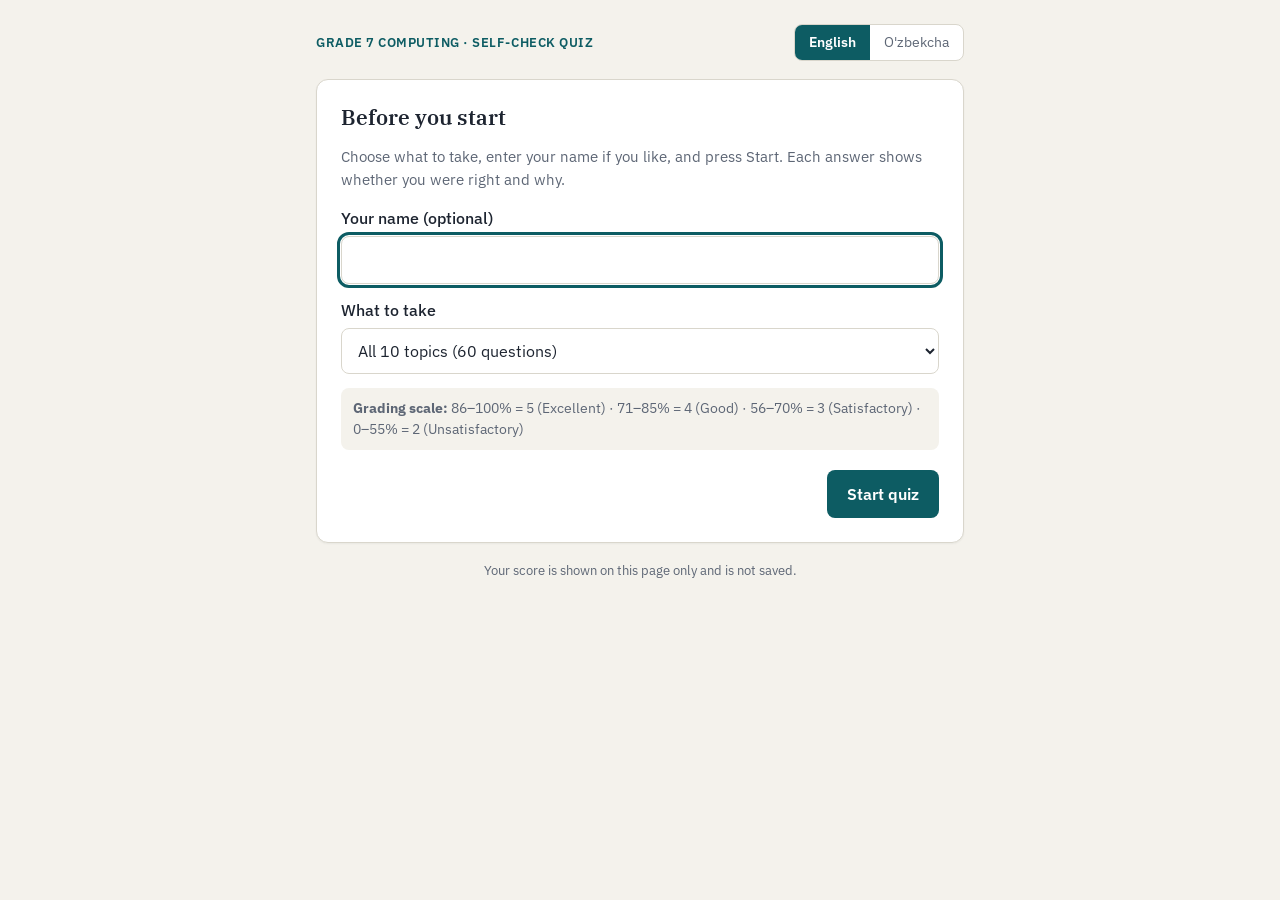
<file: public/assets/aistudio/quiz_7_b57839ec.html>
<!DOCTYPE html>
<html lang="en">
<head>
<meta charset="utf-8">
<meta name="viewport" content="width=device-width, initial-scale=1">
<title>Grade 7 Computing Quiz</title>
<link rel="preconnect" href="https://fonts.gstatic.com" crossorigin>
<link href="https://fonts.googleapis.com/css2?family=IBM+Plex+Sans:wght@400;500;600&family=IBM+Plex+Serif:wght@500;600&display=swap" rel="stylesheet">
<style>
:root {
  --paper: #f4f2ec;
  --card: #ffffff;
  --ink: #1d2430;
  --muted: #5d6675;
  --line: #d9d6cc;
  --accent: #0d5c63;
  --ok: #1e7a4a;
  --ok-bg: #e7f4ec;
  --bad: #b42318;
  --bad-bg: #fbe9e7;
}
* { box-sizing: border-box; }
html, body { margin: 0; padding: 0; }
body {
  background: var(--paper);
  color: var(--ink);
  font-family: "IBM Plex Sans", system-ui, -apple-system, "Segoe UI", sans-serif;
  font-size: 16px;
  line-height: 1.5;
}
.wrap { max-width: 680px; margin: 0 auto; padding: 24px 16px 40px; }
.topbar { display: flex; justify-content: space-between; align-items: center; gap: 12px; flex-wrap: wrap; margin-bottom: 18px; }
.brand { font-size: 13px; letter-spacing: .04em; text-transform: uppercase; color: var(--accent); font-weight: 600; }
.langs { display: inline-flex; border: 1px solid var(--line); border-radius: 8px; overflow: hidden; background: #fff; }
.langs button {
  font: inherit; font-size: 14px; border: none; background: transparent; color: var(--muted);
  padding: 7px 14px; cursor: pointer;
}
.langs button[aria-pressed="true"] { background: var(--accent); color: #fff; font-weight: 600; }
.langs button:focus-visible { outline: 3px solid var(--accent); outline-offset: -3px; }
h1, h2 {
  font-family: "IBM Plex Serif", Georgia, serif;
  font-weight: 600; line-height: 1.25; text-wrap: balance; margin: 0;
}
h1 { font-size: 28px; margin-bottom: 6px; }
h2 { font-size: 21px; margin-bottom: 16px; }
.card {
  background: var(--card); border: 1px solid var(--line); border-radius: 12px;
  padding: 24px; box-shadow: 0 1px 2px rgba(29, 36, 48, .05);
}
.muted { color: var(--muted); font-size: 15px; }
.progress-top { display: flex; justify-content: space-between; gap: 12px; font-size: 14px; color: var(--muted); margin-bottom: 8px; font-variant-numeric: tabular-nums; flex-wrap: wrap; }
.bar { height: 6px; background: var(--line); border-radius: 999px; overflow: hidden; margin-bottom: 22px; }
.bar > div { height: 100%; background: var(--accent); width: 0; transition: width .3s ease; }
label { display: block; font-weight: 500; margin: 14px 0 6px; }
input[type="text"], select {
  width: 100%; font: inherit; padding: 11px 12px; border: 1px solid var(--line);
  border-radius: 8px; background: #fff; color: var(--ink);
}
input[type="text"]:focus-visible, select:focus-visible { outline: 3px solid var(--accent); outline-offset: 1px; }
.btn {
  font: inherit; font-weight: 600; border: none; border-radius: 8px; padding: 12px 20px;
  background: var(--accent); color: #fff; cursor: pointer;
}
.btn:hover { filter: brightness(1.08); }
.btn:focus-visible { outline: 3px solid var(--ink); outline-offset: 2px; }
.btn:disabled { background: #a9b4b6; cursor: not-allowed; filter: none; }
.btn.ghost { background: transparent; color: var(--accent); border: 1px solid var(--accent); }
.options { display: flex; flex-direction: column; gap: 10px; margin: 6px 0 4px; }
.opt {
  display: flex; align-items: flex-start; gap: 12px; width: 100%; text-align: left;
  font: inherit; color: var(--ink); background: #fff; border: 1px solid var(--line);
  border-radius: 8px; padding: 12px 14px; cursor: pointer;
}
.opt:hover:not(:disabled) { border-color: var(--accent); }
.opt:focus-visible { outline: 3px solid var(--accent); outline-offset: 1px; }
.opt:disabled { cursor: default; }
.opt .letter {
  flex: 0 0 26px; height: 26px; border-radius: 6px; display: inline-flex; align-items: center; justify-content: center;
  background: var(--paper); border: 1px solid var(--line); font-weight: 600; font-size: 13px; color: var(--muted);
}
.opt.correct { background: var(--ok-bg); border-color: var(--ok); }
.opt.correct .letter { background: var(--ok); border-color: var(--ok); color: #fff; }
.opt.wrong { background: var(--bad-bg); border-color: var(--bad); }
.opt.wrong .letter { background: var(--bad); border-color: var(--bad); color: #fff; }
.feedback { margin-top: 16px; padding: 12px 14px; border-radius: 8px; font-size: 15px; display: none; }
.feedback.show { display: block; }
.feedback.good { background: var(--ok-bg); color: #145a34; }
.feedback.bad { background: var(--bad-bg); color: #7a1a12; }
.feedback strong { display: block; margin-bottom: 4px; }
.actions { display: flex; justify-content: flex-end; gap: 10px; margin-top: 20px; flex-wrap: wrap; }
.score-big { font-family: "IBM Plex Serif", Georgia, serif; font-size: 44px; font-weight: 600; color: var(--accent); margin: 6px 0 2px; font-variant-numeric: tabular-nums; }
.grade {
  display: inline-block; margin: 8px 0 4px; padding: 6px 12px; border-radius: 999px;
  background: var(--accent); color: #fff; font-weight: 600; font-size: 15px;
}
table { width: 100%; border-collapse: collapse; margin: 8px 0 4px; font-size: 15px; font-variant-numeric: tabular-nums; }
th, td { text-align: left; padding: 8px 6px; border-bottom: 1px solid var(--line); }
th { font-weight: 600; color: var(--muted); font-size: 13px; text-transform: uppercase; letter-spacing: .03em; }
td.num, th.num { text-align: right; }
.review { margin-top: 22px; border-top: 1px solid var(--line); padding-top: 14px; }
.review ol { padding-left: 22px; margin: 8px 0 0; }
.review li { margin-bottom: 14px; }
.review .q { font-weight: 500; }
.review .ans { font-size: 14px; color: var(--muted); margin-top: 2px; }
.review .yes { color: var(--ok); font-weight: 600; }
.review .no { color: var(--bad); font-weight: 600; }
.review .why { font-size: 14px; color: var(--muted); margin-top: 2px; }
.scale { font-size: 14px; color: var(--muted); margin: 14px 0 0; padding: 10px 12px; background: var(--paper); border-radius: 8px; }
.foot { margin-top: 18px; font-size: 13px; color: var(--muted); text-align: center; }
@media (max-width: 420px) { h1 { font-size: 24px; } .card { padding: 18px; } }
@media (prefers-reduced-motion: reduce) { .bar > div { transition: none; } }
</style>
</head>
<body>
<div class="wrap">
  <div class="topbar">
    <span class="brand" id="brand"></span>
    <div class="langs" role="group" aria-label="Language">
      <button type="button" id="lang-en" aria-pressed="true">English</button>
      <button type="button" id="lang-uz" aria-pressed="false">O'zbekcha</button>
    </div>
  </div>
  <div id="app" class="card" aria-live="polite"></div>
  <p class="foot" id="foot"></p>
</div>

<script>
const DATA = [{"id": "t1", "label": {"en": "Topic 1 · Networks and topologies", "uz": "1-mavzu · Tarmoqlar va topologiyalar"}, "questions": [{"q": {"en": "Every device is connected to one central switch. Which network topology is this?", "uz": "Har bir qurilma markaziy kommutatorga ulangan. Bu qaysi topologiya?"}, "opts": {"en": ["Star topology, each device has a separate link", "Bus topology, all devices share one main cable", "Ring topology, devices joined together in a loop", "Mesh topology, every device links to all others"], "uz": ["Yulduz topologiyasi, har bir qurilmaning alohida ulanishi bor", "Shina topologiyasi, hamma qurilma bitta asosiy kabelda", "Halqa topologiyasi, qurilmalar halqa shaklida ulangan", "Mesh topologiyasi, har bir qurilma boshqalarga ulangan"]}, "answer": 0, "explain": {"en": "A star topology connects each device separately to a central switch.", "uz": "Yulduz topologiyasida har bir qurilma markaziy kommutatorga alohida ulanadi."}}, {"q": {"en": "In a bus topology, what is the purpose of a terminator?", "uz": "Shina topologiyasida terminatorning vazifasi nima?"}, "opts": {"en": ["To absorb signals at each end of the cable", "To connect each device to a central switch", "To translate data into binary code", "To store files for all the network users"], "uz": ["Signallarni uchlarida yutish, qaytmasligi uchun", "Har bir qurilmani markaziy kommutatorga ulash", "Ma'lumotni ikkilik kodga aylantirib beradi", "Barcha foydalanuvchilar uchun fayl saqlash"]}, "answer": 0, "explain": {"en": "A terminator at each end of the bus absorbs the signals so they are not reflected back.", "uz": "Shina uchlaridagi terminator signallarni yutadi va ular orqaga qaytmaydi."}}, {"q": {"en": "Which device connects different networks together, such as a LAN to the internet?", "uz": "Qaysi qurilma turli tarmoqlarni, masalan LANni internetga ulaydi?"}, "opts": {"en": ["Router: connects different networks together", "NIC: a network card that connects one device", "Wireless access point: Wi-Fi for devices", "MAC address: a number for each device"], "uz": ["Router: turli tarmoqlarni bir-biriga ulaydi", "NIC: bitta qurilmaning tarmoq kartasi", "Simsiz kirish nuqtasi: Wi-Fi qurilmalar uchun", "MAC manzil: har bir qurilmaning raqami"]}, "answer": 0, "explain": {"en": "A router is a hardware device that connects networks together.", "uz": "Router turli tarmoqlarni bir-biriga ulaydigan apparat qurilmasidir."}}, {"q": {"en": "What does a MAC address do?", "uz": "MAC manzil nima vazifani bajaradi?"}, "opts": {"en": ["It identifies each device on a network", "It translates programs into machine code", "It sends data packets out to the internet", "It stores the operating system files"], "uz": ["Tarmoqdagi har bir qurilmani aniqlaydi", "Dasturlarni mashina kodiga aylantiradi", "Ma'lumot paketlarini internetga yuboradi", "Operatsion tizim fayllarini saqlaydi"]}, "answer": 0, "explain": {"en": "A MAC address is a number programmed into a network interface card that identifies each device.", "uz": "MAC manzil NIC kartaga yozilgan raqam bo'lib, har bir qurilmani aniqlaydi."}}, {"q": {"en": "Which device allows wireless devices to join a wired network?", "uz": "Qaysi qurilma simsiz qurilmalarni simli tarmoqqa ulaydi?"}, "opts": {"en": ["Wireless access point, which uses Wi-Fi signals", "Hard disc drive, which stores large amounts of data", "Device driver, which operates a hardware device", "Terminator, which absorbs signals at line ends"], "uz": ["Simsiz kirish nuqtasi, Wi-Fi signallarni ishlatadi", "Qattiq disk, u ko'p miqdorda ma'lumot saqlaydi", "Qurilma drayveri, u apparatni boshqaradi", "Terminator, u kabel uchida signallarni yutadi"]}, "answer": 0, "explain": {"en": "A wireless access point allows wireless-capable devices to connect to the network using Wi-Fi.", "uz": "Simsiz kirish nuqtasi Wi-Fi orqali qurilmalarni simli tarmoqqa ulaydi."}}, {"q": {"en": "Why does a collision happen in a network?", "uz": "Tarmoqda kolliziya (to'qnashuv) nega yuz beradi?"}, "opts": {"en": ["Two data signals hit each other on the cable", "A computer connects to the internet at once", "A switch sends data to a single device", "A router finds the quickest route to use"], "uz": ["Ikki ma'lumot signali kabelda bir-biriga uradi", "Kompyuter internetga bir vaqtda ulanadi", "Kommutator ma'lumotni bitta qurilmaga yuboradi", "Router eng tez yo'nalishni aniqlab beradi"]}, "answer": 0, "explain": {"en": "A collision happens when data bumps into other data, which often causes errors or lost data.", "uz": "Kolliziya ma'lumotlar bir-biriga urilganda yuz beradi va xatolarga olib keladi."}}]}, {"id": "t2", "label": {"en": "Topic 2 · Servers, internet and security", "uz": "2-mavzu · Serverlar, internet va xavfsizlik"}, "questions": [{"q": {"en": "A school needs a server that stores students' shared files. Which server is this?", "uz": "Maktabga umumiy o'quvchi fayllarini saqlaydigan server kerak. Bu qaysi server?"}, "opts": {"en": ["A file server that stores shared student files", "A print server that manages shared printers", "A mail server that sends school emails", "A web server that hosts the school website"], "uz": ["Fayl serveri: umumiy o'quvchi fayllarini saqlaydi", "Chop etish serveri: umumiy printerlarni boshqaradi", "Pochta serveri: maktab xatlarini yuboradi", "Veb-server: maktab saytini joylashtiradi"]}, "answer": 0, "explain": {"en": "A file server stores users' files and enables them to be shared on a network.", "uz": "Fayl serveri foydalanuvchi fayllarini saqlaydi va ularni tarmoqda ulashish imkonini beradi."}}, {"q": {"en": "What is the job of an Internet Service Provider (ISP)?", "uz": "Internet xizmat provayderi (ISP) qanday vazifani bajaradi?"}, "opts": {"en": ["It provides users access to the internet", "It stores all web pages on its own disk", "It prints documents for all the users", "It writes programs for web servers"], "uz": ["Foydalanuvchilarni internetga ulab beradi", "Barcha veb-sahifalarni o'z diskida saqlaydi", "Foydalanuvchilar uchun hujjatlarni chop etadi", "Veb-serverlar uchun dasturlar yozib beradi"]}, "answer": 0, "explain": {"en": "An ISP is a company that provides users access to the internet and is often responsible for the network equipment.", "uz": "ISP foydalanuvchilarga internetga kirish huquqini beruvchi kompaniyadir."}}, {"q": {"en": "A network can be enlarged to include many more devices. What is this property called?", "uz": "Tarmoqqa ko'proq qurilmalar qo'shib kengaytirish mumkin. Bu xususiyat qanday nomlanadi?"}, "opts": {"en": ["Scalability, the capacity to grow with more devices", "Interference, when signals disrupt each other", "Collision, when data bumps into other data", "Encryption, converting data into a scrambled form"], "uz": ["Scalability, ko'proq qurilma bilan kengayish imkoniyati", "Interferensiya, signallarning bir-birini buzishi", "Kolliziya, ma'lumotlarning bir-biriga urilishi", "Shifrlash, ma'lumotni shifrlangan shaklga o'tkazish"]}, "answer": 0, "explain": {"en": "Scalability is the capacity to make something larger, for example a network enlarged with more devices.", "uz": "Scalability — tizimni ko'proq qurilmalar bilan kattalashtirish qobiliyati."}}, {"q": {"en": "What is a high bandwidth connection?", "uz": "Yuqori polosa kengligi (high bandwidth) ulanish nima?"}, "opts": {"en": ["Large amounts of data sent per second", "Using only Wi-Fi signals to connect", "Storing data in RAM for quick access", "Having a single terminator on the cable"], "uz": ["Sekundiga katta hajmdagi ma'lumotni uzatish", "Faqat Wi-Fi signallari bilan ulanish", "Tez kirish uchun ma'lumotni RAM'da saqlash", "Kabelda faqat bitta terminator bo'lishi"]}, "answer": 0, "explain": {"en": "High bandwidth is a connection that can send and receive a large amount of data per second.", "uz": "Yuqori polosa kengligi ulanish sekundiga ko'p ma'lumot uzatishini anglatadi."}}, {"q": {"en": "A firewall is used on a school server. Which statement is correct?", "uz": "Maktab serverida firewall ishlatiladi. Qaysi gap to'g'ri?"}, "opts": {"en": ["It restricts traffic in and out of the network", "It stores students' files for others to share", "It prints documents across the whole network", "It converts all of the data into binary"], "uz": ["U kiruvchi va chiquvchi trafikni nazorat qiladi", "U o'quvchi fayllarini boshqalar bilan ulashadi", "U tarmoqda hujjatlarni chop etib beradi", "U barcha ma'lumotni ikkilik kodga aylantiradi"]}, "answer": 0, "explain": {"en": "A firewall restricts the network traffic entering and exiting a network to ensure that it is safe.", "uz": "Firewall tarmoqqa kiruvchi va chiquvchi trafikni nazorat qilib, xavfsiz qiladi."}}, {"q": {"en": "Which term describes an attempt to gain unauthorised access to damage a computer system?", "uz": "Ruxsatsiz kirish orqali kompyuter tizimiga zarar yetkazishga urinish qanday nomlanadi?"}, "opts": {"en": ["Cyber-attack, unauthorised access to a system", "Active internet, a working online connection", "Network topology, a diagram of device links", "Data packet, a small unit of sent data"], "uz": ["Cyber-attack: ruxsatsiz kirishga urinish", "Faol internet: internetga ishlaydigan aloqa", "Tarmoq topologiyasi: qurilmalar diagrammasi", "Ma'lumot paketi: yuboriladigan kichik birlik"]}, "answer": 0, "explain": {"en": "A cyber-attack is an attempt to gain unauthorised access to a network, to damage or destroy a computer system.", "uz": "Cyber-attack — tarmoqqa yoki kompyuterga ruxsatsiz kirib, zarar yetkazishga urinish."}}]}, {"id": "t3", "label": {"en": "Topic 3 · Protocols and packets", "uz": "3-mavzu · Protokollar va paketlar"}, "questions": [{"q": {"en": "A data packet arrives without its packet number. Why is this a problem?", "uz": "Ma'lumot paketi paket raqamisiz kelsa, nega bu muammo?"}, "opts": {"en": ["The receiver cannot order packets correctly", "The packet cannot be sent over a Wi-Fi link", "The packet turns into plain binary data", "The packet uses up less bandwidth overall"], "uz": ["Qabul qiluvchi paketlarni tartiblay olmaydi", "Paketni Wi-Fi orqali yuborib bo'lmaydi", "Paket ikkilik ma'lumotga aylanib qoladi", "Paket kamroq polosa kengligini ishlatadi"]}, "answer": 0, "explain": {"en": "The packet number helps the receiving device reassemble the packets in the correct order.", "uz": "Paket raqami qabul qiluvchiga paketlarni to'g'ri tartibda yig'ishga yordam beradi."}}, {"q": {"en": "Which protocol is used for transferring data between devices on a network?", "uz": "Tarmoqdagi qurilmalar orasida ma'lumot uzatish uchun qaysi protokol ishlatiladi?"}, "opts": {"en": ["TCP/IP, for transferring data between devices", "HTTPS, for secure web server communication", "Ethernet cable, a type of copper cable used", "Bluetooth, a wireless radio data technology"], "uz": ["TCP/IP: qurilmalar orasida ma'lumot uzatish", "HTTPS: xavfsiz veb-server bilan aloqa", "Ethernet kabeli: mis kabelning bir turi", "Bluetooth: simsiz radio texnologiyasi"]}, "answer": 0, "explain": {"en": "TCP/IP is the protocol for transferring data between devices.", "uz": "TCP/IP qurilmalar orasida ma'lumot uzatish uchun ishlatiladigan protokoldir."}}, {"q": {"en": "What is the purpose of an IP address in a data packet?", "uz": "Ma'lumot paketidagi IP manzilning vazifasi nima?"}, "opts": {"en": ["To show where the packet should be sent", "To store the packet's data in the RAM", "To count the packets sent each second", "To encrypt the contents of the packet"], "uz": ["Paket qayerga yuborilishini ko'rsatish", "Paket ma'lumotini RAM'da saqlab qo'yish", "Sekundiga yuborilgan paketlarni sanash", "Paket mazmunini maxfiy holatga keltirish"]}, "answer": 0, "explain": {"en": "The sender IP address and receiver IP address tell the network where to forward the packet.", "uz": "IP manzil paketning qayerga yuborilishini tarmoqqa ko'rsatadi."}}, {"q": {"en": "A packet did not reach its destination. How does the receiver ask for it again?", "uz": "Paket manzilga yetib bormadi. Qabul qiluvchi uni qanday qayta so'raydi?"}, "opts": {"en": ["It requests that the packet is sent again", "It deletes all of the other packets", "It turns the network switch off now", "It changes the IP address of sender"], "uz": ["Paketni qayta yuborishni so'raydi", "Boshqa barcha paketlarni o'chiradi", "Tarmoq kommutatorini o'chirib qo'yadi", "Yuboruvchi IP manzilini o'zgartiradi"]}, "answer": 0, "explain": {"en": "If a packet is dropped, the receiver can request that the packet is sent again.", "uz": "Yo'qolgan (dropped) paket uchun qabul qiluvchi uni qayta yuborishni so'raydi."}}, {"q": {"en": "During packet switching, why can packets be sent by different routes?", "uz": "Paketlar almashinuvida nega turli yo'llar bilan yuborilishi mumkin?"}, "opts": {"en": ["They can travel through different routers", "They must all pass through one single cable", "Routers store the packets for a long time", "The sender always uses the same route"], "uz": ["Turli routerlar orqali manzilga yetib boradi", "Ularning hammasi bitta kabeldan o'tadi", "Routerlar paketlarni doimiy saqlaydi", "Yuboruvchi har safar bir xil yo'lni tanlaydi"]}, "answer": 0, "explain": {"en": "Packets can be sent across the network using different routes, often travelling through many different devices.", "uz": "Paketlar tarmoqda turli yo'nalishlar bo'yicha, ko'plab qurilmalar orqali yuboriladi."}}, {"q": {"en": "What does HTTPS add compared with HTTP?", "uz": "HTTPS HTTP bilan solishtirganda nimani qo'shadi?"}, "opts": {"en": ["Encryption, which improves security", "Faster printing of web pages online", "A domain name for each web server", "A wireless access point for Wi-Fi"], "uz": ["Xavfsizlikni oshiradigan shifrlash", "Veb-sahifalarni tezroq chop etish", "Har bir server uchun domen nomi", "Simsiz kirish nuqtasi, Wi-Fi uchun"]}, "answer": 0, "explain": {"en": "HTTPS is the same as HTTP but with added encryption to improve security.", "uz": "HTTPS HTTP ga shifrlashni qo'shib, xavfsizlikni oshiradi."}}]}, {"id": "t4", "label": {"en": "Topic 4 · Data, storage and sound", "uz": "4-mavzu · Ma'lumot, xotira va ovoz"}, "questions": [{"q": {"en": "How many bits are in a nibble?", "uz": "Nibble tarkibida nechta bit bor?"}, "opts": {"en": ["4 bits, which is half of a byte", "8 bits, which is the same as a byte", "16 bits, which is two bytes together", "2 bits, which is one binary pair"], "uz": ["4 bit, ya'ni bayt yarmi hajmida", "8 bit, bayt bilan bir xil hajmda", "16 bit, ikki bayt birga teng", "2 bit, bitta ikkilik juftlik"]}, "answer": 0, "explain": {"en": "A nibble is 4 bits, so it is half of a byte.", "uz": "Nibble — 4 bit, ya'ni bayt yarmi."}}, {"q": {"en": "A file is 2 kilobytes in size. Using 1 kilobyte = 1000 bytes and 1 byte = 8 bits, how many bits is it?", "uz": "Fayl hajmi 2 kilobayt. 1 kilobayt = 1000 bayt, 1 bayt = 8 bit bo'lsa, u necha bit?"}, "opts": {"en": ["16000 bits in total", "2000 bits in total", "16 bits in total", "256 bits in total"], "uz": ["Jami 16000 bit hajmda", "Jami 2000 bit hajmda", "Jami 16 bit hajmda", "Jami 256 bit hajmda"]}, "answer": 0, "explain": {"en": "2 kilobytes = 2000 bytes, and 2000 × 8 = 16000 bits.", "uz": "2 kilobayt = 2000 bayt, 2000 × 8 = 16000 bit."}}, {"q": {"en": "What does a bit depth of 16 mean for a sound sample?", "uz": "Ovoz namunasi uchun 16 bitli bit chuqurligi nimani anglatadi?"}, "opts": {"en": ["16 bits are used to store each sound sample", "16 samples are recorded every single second", "The sound has a frequency of 16 hertz", "The sound lasts for a total of 16 seconds"], "uz": ["Har bir ovoz namunasi 16 bit bilan saqlanadi", "Har sekundda aynan 16 ta namuna olinadi", "Ovozning chastotasi 16 gertsga teng", "Ovoz jami 16 soniyagacha davom etadi"]}, "answer": 0, "explain": {"en": "Bit depth is the number of bits used to store a single sound sample.", "uz": "Bit chuqurligi bitta ovoz namunasini saqlash uchun ishlatiladigan bitlar sonidir."}}, {"q": {"en": "What does an analogue-to-digital converter (ADC) do?", "uz": "Analog-raqamli o'zgartirgich (ADC) nima qiladi?"}, "opts": {"en": ["Turns analogue voice signals into digital ones", "Turns digital files into printed pages here", "Stores binary data for a very long time", "Translates source code into machine code"], "uz": ["Analog signalni (ovoz) raqamliga aylantiradi", "Raqamli fayllarni qog'ozga chop etib beradi", "Ikkilik ma'lumotni uzoq vaqt saqlab turadi", "Kodni mashina koduga tarjima qilib beradi"]}, "answer": 0, "explain": {"en": "An ADC converts analogue signals, e.g. the human voice, to digital signals.", "uz": "ADC analog signalni, masalan inson ovozini, raqamli signalga aylantiradi."}}, {"q": {"en": "A sample rate of 44100 means what?", "uz": "Namuna chastotasi (sample rate) 44100 bo'lsa, bu nimani anglatadi?"}, "opts": {"en": ["How many sound samples are taken per second", "How many bits each sample uses in total", "The number of files stored on a disk drive", "The speed of the internet connection now"], "uz": ["Har sekundda necha ovoz namunasi olinishini", "Har bir namuna necha bit ishlatishini", "Diskda saqlangan fayllarning umumiy sonini", "Internet ulanish tezligini o'lchashini"]}, "answer": 0, "explain": {"en": "Sample rate is the number of sound samples taken each second.", "uz": "Sample rate — har sekundda olinadigan ovoz namunalari soni."}}, {"q": {"en": "Arrange these storage units from smallest to largest.", "uz": "Quyidagi xotira birliklarini kichigidan kattasiga qarab tartiblang."}, "opts": {"en": ["Bit, byte, kilobyte, megabyte", "Megabyte, bit, byte, kilobyte", "Byte, bit, megabyte, kilobyte", "Kilobyte, megabyte, bit, byte"], "uz": ["Bit, bayt, kilobayt, megabayt", "Megabayt, bit, bayt, kilobayt", "Bayt, bit, megabayt, kilobayt", "Kilobayt, megabayt, bit, bayt"]}, "answer": 0, "explain": {"en": "A bit is the smallest unit, then a byte (8 bits), then a kilobyte (1000 bytes), then a megabyte (1000 kilobytes).", "uz": "Bit eng kichigi, keyin bayt (8 bit), kilobayt (1000 bayt), megabayt (1000 kilobayt)."}}]}, {"id": "t5", "label": {"en": "Topic 5 · Transmission errors and checks", "uz": "5-mavzu · Uzatish xatolari va tekshiruvlar"}, "questions": [{"q": {"en": "Power surges can cause bits to flip. What is the most often given cause?", "uz": "Quvvat sakrashi bitlarning teskarilanishiga olib keladi. Ko'pincha qaysi sabab ko'rsatiladi?"}, "opts": {"en": ["Faulty wiring or nearby lightning strikes", "Using a keyboard far too often each day", "Printing very large documents each day", "Saving many files inside folders each day"], "uz": ["Nosoz simlar yoki yaqin chaqmoq urishi", "Klaviaturadan juda tez-tez foydalanish", "Katta hajmli hujjatlarni chop etish", "Fayllarni turli papkalarda saqlash"]}, "answer": 0, "explain": {"en": "Power surges are usually caused by faulty wiring or lightning strikes.", "uz": "Quvvat sakrashi odatda nosoz simlar yoki chaqmoq urishidan kelib chiqadi."}}, {"q": {"en": "Many electrical devices are used close together in one small area. What error can result?", "uz": "Kichik xonada ko'p elektr qurilmalar ishlatilsa, qanday xato yuz berishi mumkin?"}, "opts": {"en": ["Interference that disrupts transmissions", "A binary overflow inside the RAM memory", "A terminator that absorbs all signals", "A file server running out of space"], "uz": ["Ma'lumot uzatishni buzadigan interferensiya", "RAM'da ikkilik qiymatlar to'lib ketishi", "Signallarni to'liq yutadigan terminator", "Fayl serveri xotirasining to'liq tugashi"]}, "answer": 0, "explain": {"en": "Interference occurs when a number of electrical devices are used in a small area and disrupt each other's signals.", "uz": "Interferensiya kichik joyda ko'p qurilma ishlaganda signallarni buzadi."}}, {"q": {"en": "A parity bit makes the number of 1 bits even. The byte 0100 0011 has three 1s. What parity bit is added?", "uz": "Parity bit 1 lar sonini juft qiladi. 0100 0011 da uchta 1 bor. Qanday parity bit qo'shiladi?"}, "opts": {"en": ["1, making the total number of 1s even", "0, making the total number of 1s odd", "1, making the total number of 1s odd", "0, making the byte one bit longer"], "uz": ["1, shunda 1 lar soni juft bo'ladi", "0, shunda 1 lar soni toq bo'ladi", "1, shunda 1 lar soni toq bo'ladi", "0, shunda bayt uzunroq bo'ladi"]}, "answer": 0, "explain": {"en": "The byte has three 1s, so adding a 1 gives four 1s, which is even.", "uz": "Uchta 1 bor, bitta 1 qo'shsak to'rtta bo'ladi — bu juft son."}}, {"q": {"en": "What does a parity check do?", "uz": "Parity tekshiruvi nima qiladi?"}, "opts": {"en": ["It checks that data has been sent correctly", "It stores the data permanently on disk", "It translates the data into HLL code", "It increases the bandwidth of a link"], "uz": ["Ma'lumot to'g'ri uzatilganini tekshiradi", "Ma'lumotni doimiy ravishda diskda saqlaydi", "Ma'lumotni HLL tiliga tarjima qilib beradi", "Polosa kengligini sezilarli oshiradi"]}, "answer": 0, "explain": {"en": "A parity check is a type of error check that ensures data has been transmitted correctly.", "uz": "Parity tekshiruvi ma'lumot to'g'ri uzatilganini kafolatlaydigan xato tekshiruvidir."}}, {"q": {"en": "A hardware firewall device is hacked. What is a possible result?", "uz": "Apparat firewall buzib kirildi. Mumkin bo'lgan natija qaysi?"}, "opts": {"en": ["Rules change to allow any data into the network", "The network switch stores more files now", "The sound sample rate doubles in value", "The processor becomes much faster overall"], "uz": ["Qoidalar o'zgarib, istalgan ma'lumot kiradi", "Tarmoq kommutatori ko'proq fayl saqlaydi", "Ovoz namunasi chastotasi ikki barobar oshadi", "Protsessor ancha tezroq ishlay boshlaydi"]}, "answer": 0, "explain": {"en": "If a firewall is hacked, its rules could be changed to allow any data into the network.", "uz": "Hakerlangan firewall qoidalarini o'zgartirib, tarmoqni xavf ostiga qo'yishi mumkin."}}, {"q": {"en": "A network switch fails. What is the likely effect on data transmission?", "uz": "Tarmoq kommutatori ishdan chiqdi. Ma'lumot uzatishga ta'siri qanday?"}, "opts": {"en": ["Errors occur and packets are misrouted", "The screen becomes much brighter than before", "Files are compressed automatically by the OS", "The keyboard stops working completely"], "uz": ["Xatolar yuz beradi, paketlar adashadi", "Ekran ancha yorqinroq bo'lib qoladi", "Fayllar avtomatik ravishda siqiladi", "Klaviatura butunlay ishlamay qoladi"]}, "answer": 0, "explain": {"en": "If a network switch failed, this could cause errors, with packets no longer routed to the correct places.", "uz": "Kommutator ishlamasa, paketlar noto'g'ri joyga yuboriladi va xatolar paydo bo'ladi."}}]}, {"id": "t6", "label": {"en": "Topic 6 · Software and utilities", "uz": "6-mavzu · Dasturiy ta'minot va yordamchi dasturlar"}, "questions": [{"q": {"en": "Which of these is an example of applications software?", "uz": "Qaysi biri amaliy (applications) dasturiga misol?"}, "opts": {"en": ["A word processor used to write reports", "The operating system, managing hardware", "A utility that defragments a hard drive", "A device driver that runs a printer"], "uz": ["Hisobotlar yozish uchun matn muharriri", "Apparatni boshqaradigan operatsion tizim", "Diskni tartiblaydigan yordamchi dastur", "Printerni boshqaradigan drayver dasturi"]}, "answer": 0, "explain": {"en": "Applications software is designed to do a particular task, such as a word processor or spreadsheet.", "uz": "Amaliy dastur muayyan vazifani bajarish uchun mo'ljallangan, masalan matn muharriri."}}, {"q": {"en": "What is the role of a device driver?", "uz": "Qurilma drayverining vazifasi nima?"}, "opts": {"en": ["It lets the OS use a connected hardware device", "It stores files for many different users", "It writes program code directly in binary", "It prints a list of all installed software"], "uz": ["OS ulangan apparatdan foydalanishga imkon beradi", "Ko'p foydalanuvchi uchun fayllarni saqlaydi", "Dastur kodini bevosita ikkilik shaklda yozadi", "O'rnatilgan dasturlar ro'yxatini chop etadi"]}, "answer": 0, "explain": {"en": "A device driver is a software program that operates a hardware device connected to a computer.", "uz": "Qurilma drayveri kompyuterga ulangan apparatni operatsion tizim bilan ishlatadigan dasturdir."}}, {"q": {"en": "Why does a disc defragmenter help a computer run faster?", "uz": "Disk defragmentatori nega kompyuterni tezlashtiradi?"}, "opts": {"en": ["It reorganises file pieces for faster reads", "It deletes every single file on the drive", "It increases the screen resolution level", "It removes the operating system entirely"], "uz": ["Fayl qismlarini tartiblab, tezroq o'qiydi", "Qattiq diskdagi barcha fayllarni o'chiradi", "Ekran o'lchami va aniqligini oshiradi", "Operatsion tizimni butunlay olib tashlaydi"]}, "answer": 0, "explain": {"en": "Defragmentation reorganises files stored on a hard drive so all parts of the same file are one after the other.", "uz": "Defragmentatsiya fayl qismlarini ketma-ket joylashtirib, ularni tezroq o'qish imkonini beradi."}}, {"q": {"en": "What is a network operating system (NOS)?", "uz": "Tarmoq operatsion tizimi (NOS) nima?"}, "opts": {"en": ["An OS that supports networks and admin tools", "A game that is played over the internet", "A program for designing only web pages", "A hardware device connecting two networks"], "uz": ["Tarmoqlarni qo'llaydigan, admin vositali OS", "Internet orqali o'ynaladigan o'yin dasturi", "Faqat veb-sahifa yaratish uchun dastur", "Tarmoqlarni ulaydigan apparat qurilmasi"]}, "answer": 0, "explain": {"en": "A network operating system is computer operating system that supports networks, often including administrator software and monitoring tools.", "uz": "NOS tarmoqni boshqarishni qo'llab-quvvatlaydigan operatsion tizimdir."}}, {"q": {"en": "Which interface lets a user operate a computer by typing commands?", "uz": "Qaysi interfeys foydalanuvchiga buyruqlarni yozib, kompyuterni boshqarish imkonini beradi?"}, "opts": {"en": ["Command line, navigated by typing in commands", "Graphical user interface, using clickable icons", "Touchscreen only, operated by finger touch", "Voice pattern recognition, operated by speech"], "uz": ["Buyruq satri, buyruqlar yozish orqali boshqariladi", "Grafik interfeys, grafikalarni bosish orqali boshqariladi", "Faqat sensorli ekran, barmoq bilan boshqariladi", "Ovoz namunasini tanish, gapirish orqali boshqariladi"]}, "answer": 0, "explain": {"en": "The command line is a way of using an operating system that is navigated by typing commands.", "uz": "Buyruq satri operatsion tizimni buyruqlarni yozish orqali boshqarish usulidir."}}, {"q": {"en": "Which utility software checks files on a computer for malicious content?", "uz": "Qaysi yordamchi dastur kompyuterdagi fayllarni zararli kontentga tekshiradi?"}, "opts": {"en": ["Antivirus software, checking files for malware", "A spreadsheet application for calculating values", "A web browser, which opens and shows web pages", "A plug-and-play device, which sets up itself"], "uz": ["Fayllarni zararli kontentga tekshiruvchi dastur", "Elektron jadval, qiymatlarni hisoblaydi", "Veb-brauzer, veb-sahifalarni ochib beradi", "Plug-and-play qurilma, avtomatik sozlanadi"]}, "answer": 0, "explain": {"en": "Virus scanning checks files on a computer system for malicious content, as antivirus software does.", "uz": "Antivirus fayllarni viruslar va zararli kontent uchun skanerlaydi."}}]}, {"id": "t7", "label": {"en": "Topic 7 · Security and authentication", "uz": "7-mavzu · Xavfsizlik va autentifikatsiya"}, "questions": [{"q": {"en": "Which security method identifies a person using a fingerprint or facial features?", "uz": "Barmoq izi yoki yuz xususiyatlari orqali odamni aniqlaydigan xavfsizlik usuli qaysi?"}, "opts": {"en": ["Biometric security, using fingerprints or faces", "Brute-force, trying many password combinations", "Defragmentation, reorganising files on a disc", "Ransomware, locking files until payment is made"], "uz": ["Biometrik xavfsizlik, barmoq izi yoki yuz orqali", "Brute-force hujumi, ko'p parol kombinatsiyasini sinash", "Defragmentatsiya, diskdagi fayllarni tartiblash", "Ransomware, to'lov uchun fayllarni qulflaydi"]}, "answer": 0, "explain": {"en": "Biometric security identifies people using a physical attribute, such as a fingerprint or face.", "uz": "Biometrik xavfsizlik barmoq izi, yuz yoki ko'z pardasi kabi jismoniy xususiyatdan foydalanadi."}}, {"q": {"en": "A user signs in with a password, then enters a code sent to a mobile phone. What is this?", "uz": "Foydalanuvchi parol bilan kiradi, so'ng telefoniga yuborilgan kodni kiritadi. Bu nima?"}, "opts": {"en": ["Two-factor authentication, using two checks to sign in", "Plaintext transmission, sending data unencrypted", "Parity checking, checking data was sent correctly", "Packet switching, splitting data into small packets"], "uz": ["Ikki bosqichli autentifikatsiya, kirish uchun ikki tekshiruv", "Plaintext uzatish, shifrlanmagan ma'lumot yuborish", "Parity tekshiruvi, ma'lumot to'g'ri yuborilganini tekshirish", "Paketlarni almashtirish, ma'lumotni kichik paketlarga bo'lish"]}, "answer": 0, "explain": {"en": "Two-factor authentication requires a user to confirm their identity using a second device, such as a mobile phone.", "uz": "Ikki bosqichli autentifikatsiya ikkinchi qurilma orqali qo'shimcha tekshiruvni talab qiladi."}}, {"q": {"en": "What is encryption?", "uz": "Shifrlash (encryption) nima?"}, "opts": {"en": ["Scrambling data so it cannot be read if caught", "Making a copy of files in another location", "Splitting a file into small packets to send", "Reducing the size of a file for storage"], "uz": ["Ushlansa ham o'qib bo'lmaydigan qilish", "Fayllarni boshqa joyga nusxalab saqlash", "Faylni kichik paketlarga bo'lib yuborish", "Faylning hajmini ancha kamaytirib qo'yish"]}, "answer": 0, "explain": {"en": "Encryption converts information into a scrambled form so that it cannot be understood if it is intercepted.", "uz": "Shifrlash ma'lumotni shunday o'zgartiradiki, uni ushlab olgan kishi o'qiy olmaydi."}}, {"q": {"en": "Why could a hacker easily read data sent between devices?", "uz": "Haker ma'lumotni nega osonlikcha o'qishi mumkin?"}, "opts": {"en": ["Plaintext, which is sent without any encryption", "Binary data that includes parity bits", "Packets that arrive in the correct order", "Data that is kept stored in ROM memory"], "uz": ["Shifrlanmagan holda yuboriladigan plaintext", "Parity bit qo'shilgan ikkilik ma'lumot", "To'g'ri tartibda kelgan paketlar to'plami", "ROM xotirasida doimiy saqlangan ma'lumot"]}, "answer": 0, "explain": {"en": "Data sent as plaintext, if not encrypted, could be intercepted and read by a hacker.", "uz": "Shifrlanmagan (plaintext) ma'lumotni ushlab olib o'qish mumkin."}}, {"q": {"en": "What is a brute-force attack?", "uz": "Brute-force hujumi nima?"}, "opts": {"en": ["Trying dictionary passwords until one works", "Reorganising all the files on a hard drive", "Blocking all network traffic with a firewall", "Scanning one single file for any viruses"], "uz": ["Katta lug'atdagi parollarni birma-bir sinash", "Qattiq diskdagi fayllarni qayta tartiblash", "Firewall bilan tarmoq trafigini bloklash", "Fayldagi viruslarni skanerlab tekshirish"]}, "answer": 0, "explain": {"en": "A brute-force attack uses a large dictionary to try multiple password combinations until it is successful.", "uz": "Brute-force hujumi katta lug'atdagi parollarni birma-bir sinab, to'g'risini topadi."}}, {"q": {"en": "Which of these is the best example of a PIN?", "uz": "PIN ga eng yaxshi misol qaysi?"}, "opts": {"en": ["A passcode of digits for entering a device", "A fingerprint that is scanned by a sensor", "A picture of a face used for logging in", "A cable that connects two separate networks"], "uz": ["Qurilmaga kirish uchun raqamli passcode", "Sensor orqali skanerlangan barmoq izi", "Kirish uchun ishlatiladigan yuz rasmi", "Ikki tarmoqni bog'laydigan maxsus kabel"]}, "answer": 0, "explain": {"en": "A PIN is a passcode that allows a user access to a digital device.", "uz": "PIN — qurilmaga kirish uchun ishlatiladigan raqamli kod."}}]}, {"id": "t8", "label": {"en": "Topic 8 · The CPU and registers", "uz": "8-mavzu · CPU va registrlar"}, "questions": [{"q": {"en": "What is the role of the CPU?", "uz": "CPUning vazifasi nima?"}, "opts": {"en": ["It carries out the instructions of a program", "It stores all files permanently on disk", "It connects the computer to Wi-Fi networks", "It prints the output of programs for users"], "uz": ["Kompyuter dasturining ko'rsatmalarini bajaradi", "Barcha fayllarni doimiy ravishda saqlaydi", "Kompyuterni Wi-Fi tarmog'iga ulab beradi", "Dasturlarning natijalarini chop etib beradi"]}, "answer": 0, "explain": {"en": "The CPU is the part of the computer that carries out program instructions.", "uz": "CPU kompyuter dasturining ko'rsatmalarini bajaradigan qismdir."}}, {"q": {"en": "In the fetch-decode-execute cycle, what happens in the decode stage?", "uz": "Fetch-decode-execute siklida decode bosqichida nima bo'ladi?"}, "opts": {"en": ["The CPU works out what the instruction means", "The CPU fetches an instruction from memory", "The CPU carries out the instruction", "The CPU stores the result in RAM permanently"], "uz": ["CPU ko'rsatmaning ma'nosini aniqlaydi", "CPU xotiradan ko'rsatmani oladi", "CPU ko'rsatmani o'zi bajaradi", "CPU natijani RAM'da doimiy saqlaydi"]}, "answer": 0, "explain": {"en": "In the decode stage the CPU works out what the instruction means, i.e. what it is telling the CPU to do.", "uz": "Decode bosqichida CPU ko'rsatma nimani anglatishini aniqlaydi."}}, {"q": {"en": "Which register stores the address of the next instruction to be executed?", "uz": "Keyingi bajariladigan ko'rsatmaning manzilini qaysi registr saqlaydi?"}, "opts": {"en": ["Program counter (PC): next instruction address", "Accumulator (ACC): results from the ALU", "Memory data register (MDR): data in transit", "Current instruction register (CIR): now running"], "uz": ["Program counter (PC): keyingi ko'rsatma manzili", "Accumulator (ACC): ALU natijalarini saqlaydi", "Memory data register (MDR): uzatilayotgan ma'lumot", "Current instruction register (CIR): joriy ko'rsatma"]}, "answer": 0, "explain": {"en": "The program counter stores the address of the next instruction waiting to be executed by the CPU.", "uz": "Program counter (PC) keyingi bajariladigan ko'rsatmaning manzilini saqlaydi."}}, {"q": {"en": "What does the ALU do?", "uz": "ALU nima qiladi?"}, "opts": {"en": ["Carries out the calculations and logic needed", "Issues commands to other hardware components", "Stores the address of the memory being accessed", "Holds instructions waiting in main memory"], "uz": ["Hisob-kitob va mantiqiy amallarni bajaradi", "Boshqa apparat qismlariga buyruq beradi", "Murojaat qilinayotgan xotira manzilini saqlaydi", "Asosiy xotiradagi kutilayotgan ko'rsatmalar"]}, "answer": 0, "explain": {"en": "The arithmetic logic unit carries out the calculations needed during the execution of a program.", "uz": "ALU dasturni bajarish davomida kerakli hisob-kitob va mantiqiy amallarni bajaradi."}}, {"q": {"en": "What is the main job of the control unit (CU)?", "uz": "Boshqaruv bloki (CU) ning asosiy vazifasi nima?"}, "opts": {"en": ["Issues commands to hardware so programs run right", "Calculates the sum of two binary numbers now", "Stores data permanently in the hard disc drive", "Translates a high-level language into code"], "uz": ["Dasturlar to'g'ri ishlashi uchun buyruq beradi", "Ikki ikkilik sonning yig'indisini hisoblaydi", "Ma'lumotni qattiq diskda doimiy saqlaydi", "HLL'ni mashina koduga aylantirib beradi"]}, "answer": 0, "explain": {"en": "The control unit issues commands to the other hardware components to help ensure programs are carried out correctly.", "uz": "CU boshqa apparat qismlariga buyruq berib, dasturlarning to'g'ri bajarilishini ta'minlaydi."}}, {"q": {"en": "Which register holds the address of the memory location being accessed?", "uz": "Murojaat qilinayotgan xotira manzilini qaysi registr saqlaydi?"}, "opts": {"en": ["Memory address register (MAR): address accessed", "Memory data register (MDR): data read or written", "Accumulator (ACC): results of processing", "Program counter (PC): next instruction address"], "uz": ["Murojaat qilinayotgan manzilni saqlaydi", "O'qilgan yoki yozilgan ma'lumotni saqlaydi", "Qayta ishlash natijasini saqlaydi", "Keyingi ko'rsatma manzilini saqlaydi"]}, "answer": 0, "explain": {"en": "The MAR holds the address of the memory location being accessed, either to read data from or write data to.", "uz": "MAR xotiraning qaysi manzilidan o'qish yoki yozish kerakligini saqlaydi."}}]}, {"id": "t9", "label": {"en": "Topic 9 · Programming languages and logic", "uz": "9-mavzu · Dasturlash tillari va mantiq"}, "questions": [{"q": {"en": "What is a high-level language (HLL)?", "uz": "Yuqori darajali til (HLL) nima?"}, "opts": {"en": ["A language close to human words and symbols", "A language made only of binary digits", "A language the processor reads directly", "A language used only for printing reports"], "uz": ["Odam buyruqlariga yaqin so'z va belgilar", "Faqat ikkilik raqamlardan iborat til", "Protsessor bevosita tushunadigan til", "Faqat hisobotlarni chop etish uchun til"]}, "answer": 0, "explain": {"en": "A high-level language uses commands and terms that are linked to the words or symbols a human would use.", "uz": "HLL odam tiliga yaqin buyruq va so'zlardan foydalanadigan dasturlash tilidir."}}, {"q": {"en": "Which type of language uses commands similar to the instructions the processor understands?", "uz": "Qaysi tur til protsessor tushunadigan ko'rsatmalarga o'xshash buyruqlardan foydalanadi?"}, "opts": {"en": ["Low-level: similar to processor instructions", "High-level: close to human words and symbols", "Pseudocode: a textual plan of an algorithm", "Boolean expression: uses conditional operators"], "uz": ["Quyi daraja: protsessor buyruqlariga o'xshash", "Yuqori daraja: odam so'zlariga juda yaqin", "Psevdokod: algoritmning matnli ko'rinishi", "Boolean ifoda: shartli operatorlar ishlatadi"]}, "answer": 0, "explain": {"en": "A low-level language uses commands that are similar to the type of instructions the processor understands.", "uz": "LLL protsessor tushunadigan ko'rsatmalarga o'xshash buyruqlardan foydalanadi."}}, {"q": {"en": "What is the difference between a compiler and an interpreter?", "uz": "Kompilyator va interpretator o'rtasidagi farq nima?"}, "opts": {"en": ["Compiler translates all at once, interpreter line by line", "Compiler translates line by line, interpreter all at once", "Both translate only one data item at a time, always", "Neither translates the program into machine code at all"], "uz": ["Kompilyator hammasini birda, interpretator qatorma-qator", "Kompilyator qatorma-qator, interpretator hammasini birda", "Ikkalasi bir vaqtda faqat bitta ma'lumotni tarjima qiladi", "Ikkalasi hech qachon mashina koduga tarjima qilmaydi"]}, "answer": 0, "explain": {"en": "A compiler translates an entire program into machine code at once, while an interpreter translates each line of HLL code.", "uz": "Kompilyator butun dasturni bir martada tarjima qiladi, interpretator esa har bir qatorni alohida tarjima qiladi."}}, {"q": {"en": "What is an assembler?", "uz": "Assembler nima?"}, "opts": {"en": ["Translates assembly instructions into machine code", "Writes new HLL programs automatically for users", "Stores variables in the computer's main memory", "Draws graphs of the results of each program"], "uz": ["Assembly ko'rsatmalarini mashina koduga o'giradi", "HLL dasturlarni avtomatik ravishda yozadi", "O'zgaruvchilarni asosiy xotirada saqlaydi", "Dastur natijalari grafigini chizib beradi"]}, "answer": 0, "explain": {"en": "An assembler translates assembly-language instructions into machine code and creates one line of machine code for each instruction.", "uz": "Assembler assembly tilidagi har bir ko'rsatmani bitta mashina kodi qatoriga aylantiradi."}}, {"q": {"en": "What does a conditional statement do?", "uz": "Shartli bayonot (conditional statement) nima qiladi?"}, "opts": {"en": ["Checks whether set criteria are True or False", "Stores a list of data items in one variable", "Translates the whole program into binary", "Prints each line of the program as it runs"], "uz": ["Mezonlar True yoki False ekanini tekshiradi", "Bir o'zgaruvchida ma'lumotlar ro'yxatini saqlaydi", "Butun dasturni ikkilik kodga tarjima qiladi", "Dasturning har bir qatorini chop etib boradi"]}, "answer": 0, "explain": {"en": "A conditional statement completes a check to see whether set criteria are either True or False.", "uz": "Shartli bayonot belgilangan shart to'g'ri (True) yoki noto'g'ri (False) ekanini tekshiradi."}}, {"q": {"en": "What is a variable in programming?", "uz": "Dasturlashda o'zgaruvchi nima?"}, "opts": {"en": ["A named memory location that stores a value", "A translator that changes program code", "A device that connects two separate networks", "A list of all the programs installed here"], "uz": ["Qiymatni saqlaydigan nomlangan xotira joyi", "Dastur kodini o'zgartiradigan tarjimon", "Ikki tarmoqni bog'laydigan qurilma", "O'rnatilgan barcha dasturlar ro'yxati"]}, "answer": 0, "explain": {"en": "A variable is a named memory location that can store a value.", "uz": "O'zgaruvchi — qiymat saqlaydigan nomlangan xotira joyi."}}]}, {"id": "t10", "label": {"en": "Topic 10 · Design, AI and industry", "uz": "10-mavzu · Dizayn, AI va sanoat"}, "questions": [{"q": {"en": "Which design principle considers how easily anyone can use a product, including people with physical limitations?", "uz": "Mahsulotdan jismoniy cheklovlari bor odamlar ham qanchalik oson foydalana olishini hisobga oladigan tamoyil qaysi?"}, "opts": {"en": ["Accessibility, how easily anyone can use a product", "Prototype, an initial product for testing", "Feedback, comments that help improve a product", "Emerging technology, new tech added to a design"], "uz": ["Accessibility: har kim qanchalik oson foydalanishi", "Prototip: sinov uchun dastlabki mahsulot", "Feedback: mahsulotni yaxshilash uchun izohlar", "Emerging technology: dizaynda yangi texnologiya"]}, "answer": 0, "explain": {"en": "Accessibility refers to how successfully a new product or piece of software can be used by anyone.", "uz": "Accessibility — mahsulotni har kim, shu jumladan cheklovli odamlar ham ishlata olishi."}}, {"q": {"en": "A computer screen has a swivel base so the user can adjust the viewing angle. Which principle is this?", "uz": "Kompyuter ekrani foydalanuvchi burchakni sozlashi uchun aylanadigan tayanchga ega. Bu qaysi tamoyil?"}, "opts": {"en": ["Ergonomics, designing products for efficient use", "Machine learning, computers learning from experience", "Data compression, reducing the size of files", "Traditional manufacturing, making products by hand"], "uz": ["Ergonomika: mahsulotni samarali loyihalash", "Machine learning: tajribadan o'rganish", "Ma'lumotlarni siqish: fayl hajmini kamaytirish", "An'anaviy ishlab chiqarish: qo'lda tayyorlash"]}, "answer": 0, "explain": {"en": "Ergonomics is how a product is designed or arranged so the user can use it efficiently.", "uz": "Ergonomika mahsulotni foydalanuvchi uchun qulay va samarali qilib loyihalashdir."}}, {"q": {"en": "What is a prototype?", "uz": "Prototip nima?"}, "opts": {"en": ["An early product made to test before release", "A final product that is sold to customers", "A program that translates code into machine code", "A network device that connects two different LANs"], "uz": ["Sinash uchun yaratilgan dastlabki mahsulot", "Mijozlarga sotiladigan yakuniy mahsulot", "Kodni boshqa tilga tarjima qiluvchi dastur", "LANlarni bir-biriga ulaydigan tarmoq qurilmasi"]}, "answer": 0, "explain": {"en": "A prototype is an initial product created for testing and reviewing, before a final product is released.", "uz": "Prototip yakuniy mahsulot chiqarilishidan oldin sinash uchun yaratiladi."}}, {"q": {"en": "What is machine learning?", "uz": "Machine learning nima?"}, "opts": {"en": ["A computer system's ability to learn over time", "A printer that prints without using any paper", "A type of network cable with two wires", "A list of passwords saved for many users"], "uz": ["Kompyuterning vaqt o'tishi bilan o'rganishi", "Qog'ozsiz chop etadigan printer turi", "Ikki simli tarmoq kabelining bir turi", "Ko'p foydalanuvchi uchun parollar ro'yxati"]}, "answer": 0, "explain": {"en": "Machine learning is the ability of a computer system to learn over time.", "uz": "Machine learning — kompyuter tizimining vaqt o'tishi bilan o'rganish qobiliyati."}}, {"q": {"en": "What is RFID technology used for?", "uz": "RFID texnologiyasi nima uchun ishlatiladi?"}, "opts": {"en": ["Using radio signals to send data to devices", "Printing photos on paper from a computer here", "Storing data in RAM memory only for the user", "Recording sound samples at fixed intervals"], "uz": ["Radio signallari orqali ma'lumot yuborish", "Kompyuterdan qog'ozga rasm chop etish", "Ma'lumotni faqat RAM'da saqlab qo'yish", "Belgilangan vaqtda ovoz namunalarini olish"]}, "answer": 0, "explain": {"en": "RFID tags are a technology that uses radio signals to send data to another device.", "uz": "RFID teglari radio signallari orqali boshqa qurilmaga ma'lumot yuboradi."}}, {"q": {"en": "Which term describes combining electronics, AI, robotics and new technologies in industry?", "uz": "Sanoatda elektronika, AI, robototexnika va yangi texnologiyalarni birlashtirishni qanday atash mumkin?"}, "opts": {"en": ["Industry 4.0, combining electronics with AI and robotics", "Traditional manufacturing, making products on production lines", "Augmented reality glasses, adding images to the real world", "Analogue signal, a continuously varying sound signal"], "uz": ["Industry 4.0: elektronika, AI, robototexnika birligi", "An'anaviy ishlab chiqarish: liniyalarda tayyorlash", "Augmented reality ko'zoynaklari: real dunyoga tasvir", "Analog signal: uzluksiz o'zgaruvchan ovoz signali"]}, "answer": 0, "explain": {"en": "Industry 4.0 refers to how industry is combining electronics with new technologies such as machine learning, artificial intelligence and robotics.", "uz": "Industry 4.0 sanoatda elektronika va yangi texnologiyalarni birlashtirishdir."}}]}];

const UI = {
  en: {
    brand: "Grade 7 Computing · Self-check quiz",
    start_h: "Before you start",
    start_p: "Choose what to take, enter your name if you like, and press Start. Each answer shows whether you were right and why.",
    name: "Your name (optional)",
    scope: "What to take",
    all: "All 10 topics (60 questions)",
    start: "Start quiz",
    next: "Next question",
    finish: "See results",
    right: "Correct!",
    wrong: "Not quite.",
    answer: "The correct answer is",
    question_of: (i, n) => "Question " + i + " of " + n,
    result_h: "Your result",
    well_done: (name) => "Well done, " + name + "!",
    score: "Score",
    pct: "correct",
    grade: "Grade",
    by_topic: "By topic",
    topic: "Topic",
    right_col: "Correct",
    review: "Review your answers",
    you_chose: "Your answer",
    none: "No answer",
    try_again: "Try again",
    change: "Change topics",
    scale_h: "Grading scale",
    scale: "86–100% = 5 (Excellent) · 71–85% = 4 (Good) · 56–70% = 3 (Satisfactory) · 0–55% = 2 (Unsatisfactory)",
    foot: "Your score is shown on this page only and is not saved.",
    msg_hi: "Excellent. You know this material very well.",
    msg_mid: "Good work. Review the questions you missed below.",
    msg_lo: "Keep practising. Read the explanations below, then try again.",
    g: { 5: "Excellent", 4: "Good", 3: "Satisfactory", 2: "Unsatisfactory" },
  },
  uz: {
    brand: "6-sinf informatika · O'z-o'zini tekshirish testi",
    start_h: "Boshlashdan oldin",
    start_p: "Qaysi mavzudan test ishlashni tanlang, xohlasangiz ismingizni yozing va Boshlash tugmasini bosing. Har bir javobdan keyin to'g'ri yoki noto'g'ri ekani va sababi ko'rsatiladi.",
    name: "Ismingiz (ixtiyoriy)",
    scope: "Qaysi mavzudan",
    all: "Barcha 10 mavzu (60 savol)",
    start: "Testni boshlash",
    next: "Keyingi savol",
    finish: "Natijani ko'rish",
    right: "To'g'ri!",
    wrong: "Noto'g'ri.",
    answer: "To'g'ri javob",
    question_of: (i, n) => i + "-savol, jami " + n,
    result_h: "Natijangiz",
    well_done: (name) => "Barakalla, " + name + "!",
    score: "Ball",
    pct: "to'g'ri",
    grade: "Baho",
    by_topic: "Mavzular bo'yicha",
    topic: "Mavzu",
    right_col: "To'g'ri",
    review: "Javoblaringizni ko'rib chiqing",
    you_chose: "Sizning javobingiz",
    none: "Javob berilmagan",
    try_again: "Qayta ishlash",
    change: "Mavzuni o'zgartirish",
    scale_h: "Baholash shkalasi",
    scale: "86–100% = 5 (a'lo) · 71–85% = 4 (yaxshi) · 56–70% = 3 (qoniqarli) · 0–55% = 2 (qoniqarsiz)",
    foot: "Natijangiz faqat shu sahifada ko'rinadi va saqlanmaydi.",
    msg_hi: "A'lo. Bu mavzuni juda yaxshi bilasiz.",
    msg_mid: "Yaxshi natija. Xato qilgan savollaringizni pastda ko'rib chiqing.",
    msg_lo: "Mashq qiling. Pastdagi izohlarni o'qib, qayta ishlang.",
    g: { 5: "a'lo", 4: "yaxshi", 3: "qoniqarli", 2: "qoniqarsiz" },
  },
};

const LETTERS = ["A", "B", "C", "D"];
let lang = "en";
let state = { screen: "start", name: "", scope: "all", qs: [], i: 0, answers: [] };

const app = document.getElementById("app");

function t(key) { return UI[lang][key]; }

function el(tag, cls, text) {
  const e = document.createElement(tag);
  if (cls) e.className = cls;
  if (text !== undefined && text !== null) e.textContent = text;
  return e;
}

function shuffle(arr) {
  const a = arr.slice();
  for (let i = a.length - 1; i > 0; i--) {
    const j = Math.floor(Math.random() * (i + 1));
    [a[i], a[j]] = [a[j], a[i]];
  }
  return a;
}

function gradeOf(pct) {
  if (pct >= 86) return 5;
  if (pct >= 71) return 4;
  if (pct >= 56) return 3;
  return 2;
}

function topicById(id) { return DATA.find((x) => x.id === id); }

function setStaticText() {
  document.getElementById("brand").textContent = UI[lang].brand;
  document.getElementById("foot").textContent = UI[lang].foot;
  document.documentElement.lang = lang === "uz" ? "uz" : "en";
  document.getElementById("lang-en").setAttribute("aria-pressed", String(lang === "en"));
  document.getElementById("lang-uz").setAttribute("aria-pressed", String(lang === "uz"));
}

function setLang(l) {
  lang = l;
  setStaticText();
  render();
}

function render() {
  if (state.screen === "start") renderStart();
  else if (state.screen === "quiz") renderQuestion();
  else renderResults();
}

function startQuiz(scope) {
  const pool = [];
  const topics = scope === "all" ? DATA : DATA.filter((x) => x.id === scope);
  topics.forEach((tp) => tp.questions.forEach((q) => pool.push({ topic: tp.id, q, order: shuffle([0, 1, 2, 3]) })));
  state = { screen: "quiz", name: state.name, scope, qs: scope === "all" ? shuffle(pool) : pool, i: 0, answers: [] };
  render();
}

function renderStart() {
  app.textContent = "";
  app.append(el("h2", null, t("start_h")), el("p", "muted", t("start_p")));

  const nameLabel = el("label", null, t("name"));
  nameLabel.setAttribute("for", "name");
  const nameInput = el("input");
  nameInput.type = "text";
  nameInput.id = "name";
  nameInput.maxLength = 40;
  nameInput.value = state.name;

  const scopeLabel = el("label", null, t("scope"));
  scopeLabel.setAttribute("for", "scope");
  const sel = el("select");
  sel.id = "scope";
  const optAll = el("option", null, t("all"));
  optAll.value = "all";
  sel.appendChild(optAll);
  DATA.forEach((tp) => {
    const o = el("option", null, tp.label[lang] + " (" + tp.questions.length + ")");
    o.value = tp.id;
    sel.appendChild(o);
  });
  sel.value = state.scope;

  const scale = el("div", "scale");
  scale.append(el("strong", null, t("scale_h") + ": "), el("span", null, t("scale")));

  const actions = el("div", "actions");
  const btn = el("button", "btn", t("start"));
  btn.type = "button";
  btn.addEventListener("click", () => {
    state.name = nameInput.value.trim();
    startQuiz(sel.value);
  });
  actions.appendChild(btn);

  app.append(nameLabel, nameInput, scopeLabel, sel, scale, actions);
  nameInput.focus();
}

function renderQuestion() {
  app.textContent = "";
  const n = state.qs.length;
  const item = state.qs[state.i];
  const q = item.q;
  const tp = topicById(item.topic);
  const prev = state.answers[state.i];

  const top = el("div", "progress-top");
  top.append(el("span", null, tp.label[lang]), el("span", null, t("question_of")(state.i + 1, n)));
  const bar = el("div", "bar");
  const fill = el("div");
  fill.style.width = (state.i / n * 100) + "%";
  bar.appendChild(fill);

  const h = el("h2", null, q.q[lang]);
  const opts = el("div", "options");
  const buttons = [];
  const fb = el("div", "feedback");
  const next = el("button", "btn", state.i === n - 1 ? t("finish") : t("next"));
  next.type = "button";
  next.disabled = !prev;

  const correctPos = item.order.indexOf(q.answer);

  function showAnswer(chosenPos) {
    const orig = item.order[chosenPos];
    const right = orig === q.answer;
    buttons.forEach((b, k) => {
      b.disabled = true;
      if (k === correctPos) b.classList.add("correct");
    });
    if (!right) buttons[chosenPos].classList.add("wrong");
    fb.className = "feedback show " + (right ? "good" : "bad");
    fb.textContent = "";
    fb.append(
      el("strong", null, right ? t("right") : t("wrong") + " " + t("answer") + ": " + LETTERS[correctPos] + ") " + q.opts[lang][q.answer]),
      el("span", null, q.explain[lang])
    );
    next.disabled = false;
  }

  item.order.forEach((orig, pos) => {
    const b = el("button", "opt");
    b.type = "button";
    b.append(el("span", "letter", LETTERS[pos]), el("span", null, q.opts[lang][orig]));
    b.addEventListener("click", () => {
      if (state.answers[state.i]) return;
      state.answers[state.i] = { chosenPos: pos, right: orig === q.answer, topic: item.topic };
      showAnswer(pos);
      next.focus();
    });
    buttons.push(b);
    opts.appendChild(b);
  });

  if (prev) showAnswer(prev.chosenPos);

  next.addEventListener("click", () => {
    if (state.i === n - 1) { renderResults(); return; }
    state.i++;
    renderQuestion();
  });

  const actions = el("div", "actions");
  actions.appendChild(next);
  app.append(top, bar, h, opts, fb, actions);
}

function renderResults() {
  app.textContent = "";
  const n = state.qs.length;
  const score = state.answers.filter((a) => a && a.right).length;
  const pct = Math.round(score / n * 100);
  const g = gradeOf(pct);
  const msg = pct >= 86 ? t("msg_hi") : (pct >= 56 ? t("msg_mid") : t("msg_lo"));

  app.append(el("h2", null, state.name ? t("well_done")(state.name) : t("result_h")));
  app.append(el("div", "score-big", score + " / " + n));
  app.append(el("p", "muted", pct + "% " + t("pct") + ". " + msg));
  app.append(el("div", "grade", t("grade") + ": " + g + " · " + UI[lang].g[g]));

  // Per-topic breakdown
  const scopeTopics = state.scope === "all" ? DATA : DATA.filter((x) => x.id === state.scope);
  const tbl = el("table");
  const thead = el("tr");
  thead.append(el("th", null, t("topic")), el("th", "num", t("right_col")), el("th", "num", "%"), el("th", "num", t("grade")));
  tbl.appendChild(thead);
  scopeTopics.forEach((tp) => {
    const idxs = state.qs.map((it, k) => (it.topic === tp.id ? k : -1)).filter((k) => k >= 0);
    const right = idxs.filter((k) => state.answers[k] && state.answers[k].right).length;
    const tot = idxs.length;
    const p = tot ? Math.round(right / tot * 100) : 0;
    const tr = el("tr");
    tr.append(el("td", null, tp.label[lang]), el("td", "num", right + " / " + tot), el("td", "num", p + "%"), el("td", "num", String(gradeOf(p))));
    tbl.appendChild(tr);
  });
  app.append(tbl);

  // Review
  const review = el("div", "review");
  review.append(el("h2", null, t("review")));
  const ol = el("ol");
  state.qs.forEach((item, k) => {
    const q = item.q;
    const a = state.answers[k];
    const li = el("li");
    li.append(el("div", "q", q.q[lang]));
    const chosenText = a ? q.opts[lang][item.order[a.chosenPos]] : t("none");
    const ans = el("div", "ans");
    ans.append(
      el("span", a && a.right ? "yes" : "no", a && a.right ? t("right") : t("wrong")),
      el("span", null, " · " + t("you_chose") + ": " + chosenText + " · " + t("answer") + ": " + q.opts[lang][q.answer])
    );
    li.append(ans, el("div", "why", q.explain[lang]));
    ol.appendChild(li);
  });
  review.appendChild(ol);
  app.appendChild(review);

  const actions = el("div", "actions");
  const again = el("button", "btn", t("try_again"));
  again.type = "button";
  again.addEventListener("click", () => startQuiz(state.scope));
  const change = el("button", "btn ghost", t("change"));
  change.type = "button";
  change.addEventListener("click", () => { state.screen = "start"; render(); });
  actions.append(change, again);
  app.appendChild(actions);
}

document.getElementById("lang-en").addEventListener("click", () => setLang("en"));
document.getElementById("lang-uz").addEventListener("click", () => setLang("uz"));
setStaticText();
state.screen = "start";
render();
</script>
</body>
</html>
</file>
